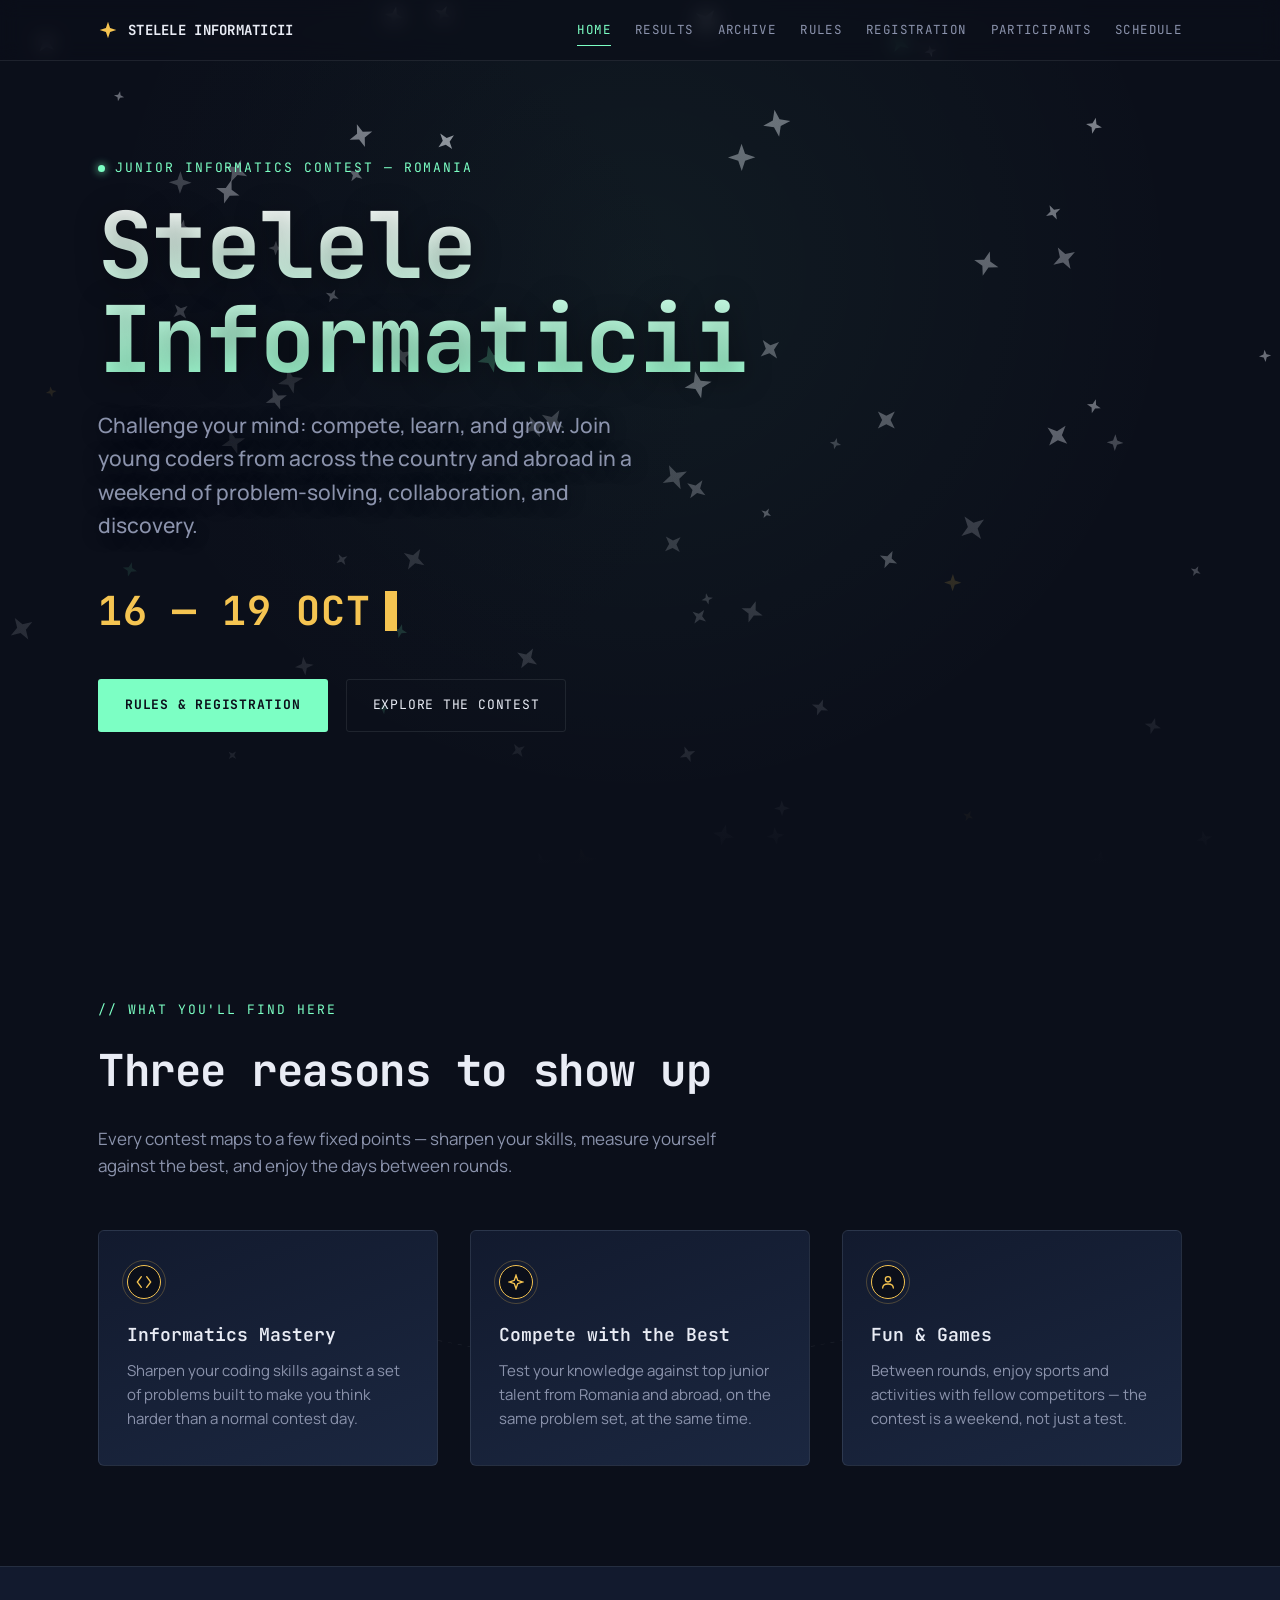
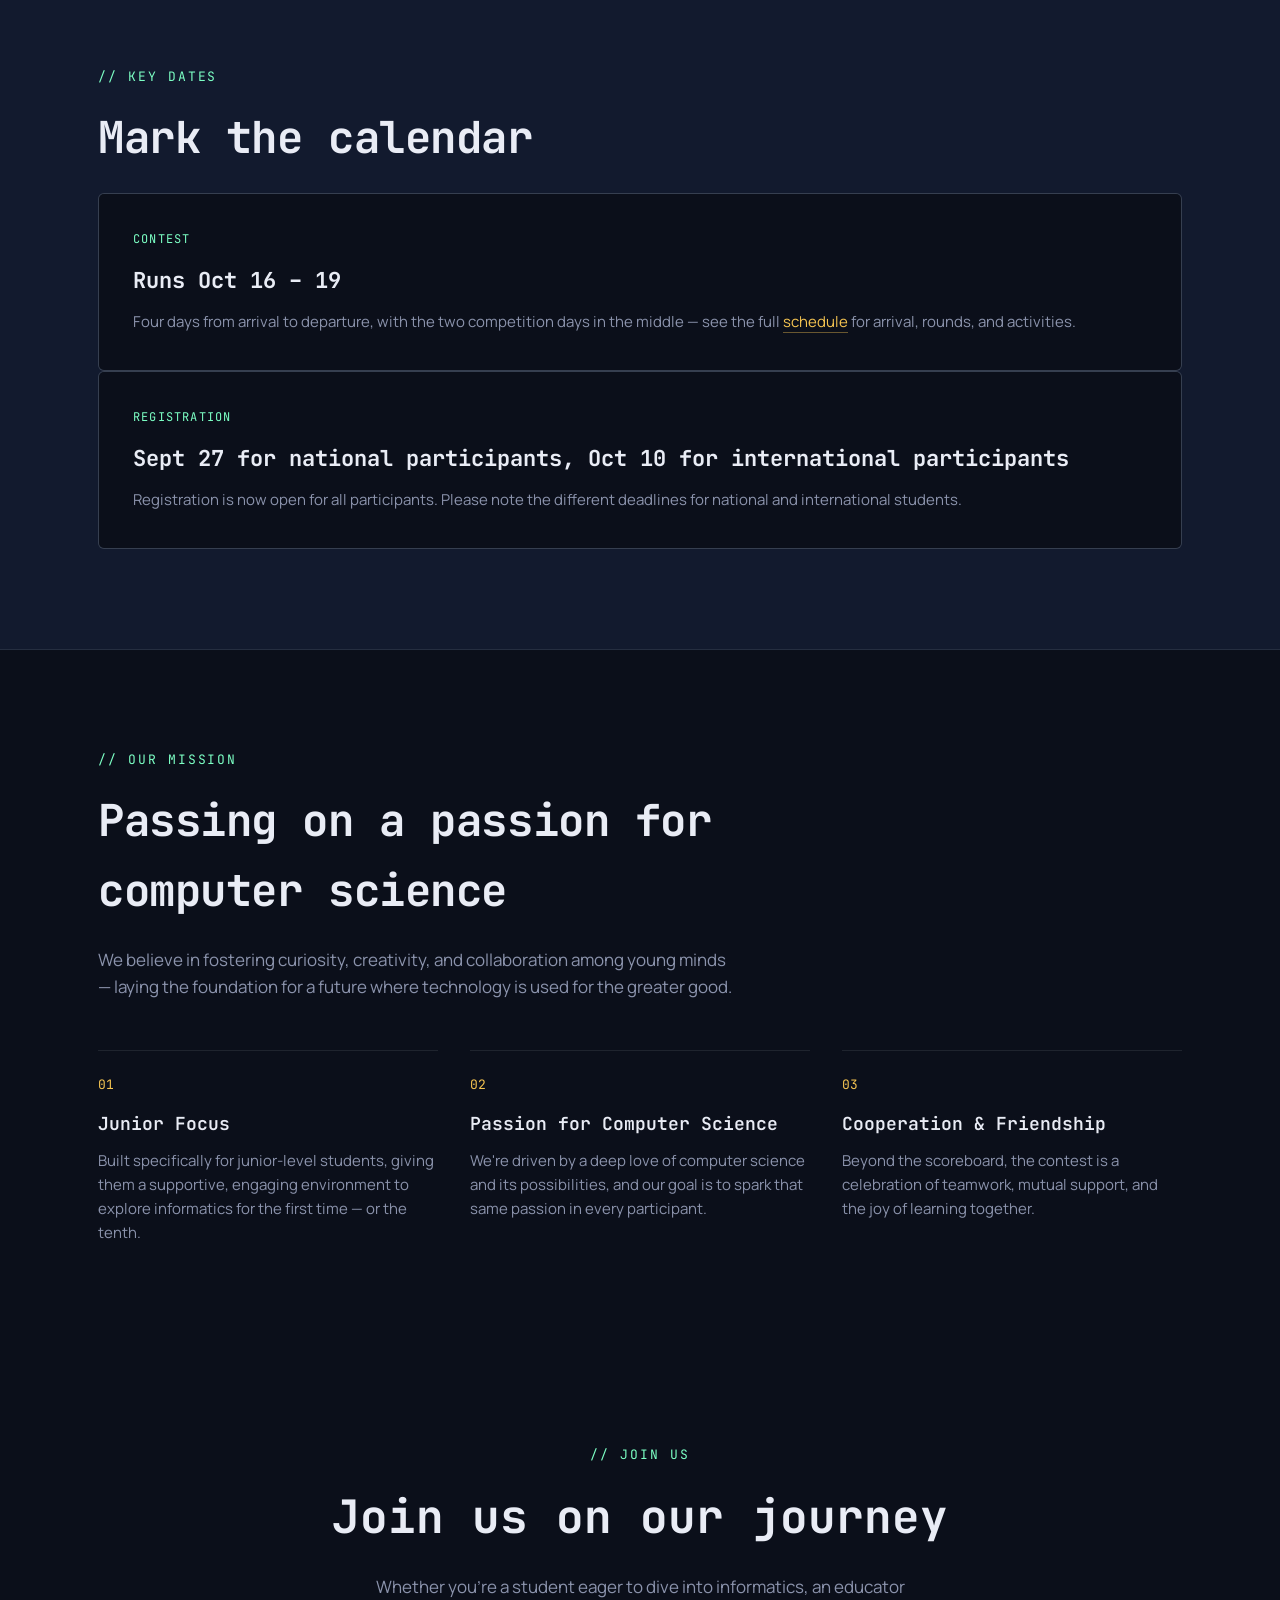
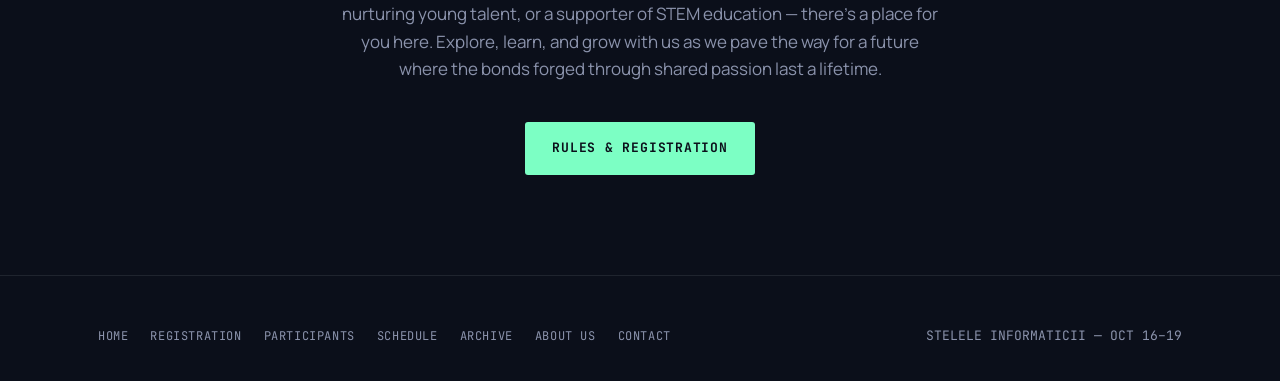
<file: index.html>
<!DOCTYPE html>
<html lang="en">
<head>
<meta charset="UTF-8">
<meta name="viewport" content="width=device-width, initial-scale=1, minimum-scale=1">
<title>Stelele Informaticii — Junior Informatics Contest</title>
<meta name="description" content="Stelele Informaticii is a junior informatics contest for young coders from Romania and abroad, with dates to be announced. Compete, learn, and grow.">
<meta name="robots" content="index, follow">
<link rel="canonical" href="https://steleleinformaticii.ichb.ro/">
<meta property="og:type" content="website">
<meta property="og:site_name" content="Stelele Informaticii">
<meta property="og:title" content="Stelele Informaticii — Junior Informatics Contest | Oct 16–19">
<meta property="og:description" content="Stelele Informaticii is a junior informatics contest for young coders from Romania and abroad, with dates to be announced. Compete, learn, and grow.">
<meta property="og:url" content="https://steleleinformaticii.ichb.ro/">
<meta property="og:image" content="https://steleleinformaticii.ichb.ro/assets/icons/favicon-512.png">
<meta name="twitter:card" content="summary_large_image">
<meta name="twitter:title" content="Stelele Informaticii — Junior Informatics Contest | Oct 16–19">
<meta name="twitter:description" content="Stelele Informaticii is a junior informatics contest for young coders from Romania and abroad, with dates to be announced. Compete, learn, and grow.">
<meta name="twitter:image" content="https://steleleinformaticii.ichb.ro/assets/icons/favicon-512.png">
<link rel="preconnect" href="https://fonts.googleapis.com">
<link rel="preconnect" href="https://fonts.gstatic.com" crossorigin>
<link href="https://fonts.googleapis.com/css2?family=JetBrains+Mono:wght@400;500;600;700&family=Manrope:wght@400;500;600;700;800&display=swap" rel="stylesheet">
<link rel="stylesheet" href="/assets/style.css">
<script type="application/ld+json">
{
  "@context": "https://schema.org",
  "@type": "Event",
  "name": "Stelele Informaticii",
  "description": "A junior informatics contest for young coders from Romania and abroad, run by the International Computer High School of Bucharest (ICHB).",
  "eventAttendanceMode": "https://schema.org/MixedEventAttendanceMode",
  "eventStatus": "https://schema.org/EventScheduled",
  "location": {
    "@type": "Place",
    "name": "International Computer High School of Bucharest (ICHB)",
    "address": {
      "@type": "PostalAddress",
      "streetAddress": "Str. Balta Albină, nr. 9, Sector 3",
      "addressLocality": "Bucharest",
      "addressCountry": "RO"
    }
  },
  "organizer": {
    "@type": "Organization",
    "name": "International Computer High School of Bucharest",
    "url": "https://steleleinformaticii.ichb.ro/"
  }
}
</script>
<link rel="icon" href="/assets/icons/favicon.svg" type="image/svg+xml">
<link rel="icon" href="/assets/icons/favicon.ico" sizes="any">
<link rel="apple-touch-icon" href="/assets/icons/apple-touch-icon.png">
</head>
<body>

<header class="site-header">
  <nav>
    <a class="brand" href="/">
      <span class="glyph"><svg viewBox="0 0 24 24" fill="none"><path d="M12 2L14.5 9.5L22 12L14.5 14.5L12 22L9.5 14.5L2 12L9.5 9.5L12 2Z" fill="#F5C451"/></svg></span>
      STELELE INFORMATICII
    </a>
    <button class="navtoggle" id="navToggle" aria-label="Toggle menu">☰</button>
<div class="navlinks" id="navLinks">
      <a href="/" class="active">Home</a>
      <a href="/results">Results</a>
      <a href="/archive">Archive</a>
      <a href="/rules">Rules</a>
      <a href="/registration">Registration</a>
      <a href="/participants">Participants</a>
      <a href="/schedule">Schedule</a>
    </div>
  </nav>
</header>

<section class="hero" id="top">
  <canvas id="starfield"></canvas>
  <div class="hero-inner">
    <span class="eyebrow"><span class="dot"></span> JUNIOR INFORMATICS CONTEST — ROMANIA</span>
    <h1 class="title">Stelele<br>Informaticii</h1>
    <p class="subhead">Challenge your mind: compete, learn, and grow. Join young coders from across the country and abroad in a weekend of problem-solving, collaboration, and discovery.</p>
    <div class="datestamp">16 — 19 OCT<span class="cursor"></span></div>
    <div class="cta-row">
      <a class="btn btn-primary" href="/registration">Rules &amp; Registration</a>
      <a class="btn btn-ghost" href="#features">Explore the contest</a>
    </div>
  </div>
</section>

<section id="features" class="constellation">
  <div class="container">
    <span class="section-label">// what you'll find here</span>
    <h2 class="section-title">Three reasons to show up</h2>
    <p class="section-intro">Every contest maps to a few fixed points — sharpen your skills, measure yourself against the best, and enjoy the days between rounds.</p>

    <div style="position:relative;">
      <svg class="constellation-svg" viewBox="0 0 1000 260" preserveAspectRatio="none">
        <path d="M 160 40 L 500 200 L 840 40"></path>
        <circle cx="160" cy="40" r="4"></circle>
        <circle cx="500" cy="200" r="4"></circle>
        <circle cx="840" cy="40" r="4"></circle>
      </svg>
      <div class="feature-grid">
        <div class="feature-card">
          <div class="feature-node"><svg viewBox="0 0 24 24" fill="none" stroke-width="2" stroke-linecap="round"><path d="M8 4L2 12L8 20M16 4L22 12L16 20"/></svg></div>
          <h3>Informatics Mastery</h3>
          <p>Sharpen your coding skills against a set of problems built to make you think harder than a normal contest day.</p>
        </div>
        <div class="feature-card">
          <div class="feature-node"><svg viewBox="0 0 24 24" fill="none" stroke-width="2" stroke-linecap="round"><path d="M12 2L14.5 9.5L22 12L14.5 14.5L12 22L9.5 14.5L2 12L9.5 9.5L12 2Z"/></svg></div>
          <h3>Compete with the Best</h3>
          <p>Test your knowledge against top junior talent from Romania and abroad, on the same problem set, at the same time.</p>
        </div>
        <div class="feature-card">
          <div class="feature-node"><svg viewBox="0 0 24 24" fill="none" stroke-width="2" stroke-linecap="round"><circle cx="12" cy="8" r="4"/><path d="M4 21c0-4 3.5-6 8-6s8 2 8 6"/></svg></div>
          <h3>Fun &amp; Games</h3>
          <p>Between rounds, enjoy sports and activities with fellow competitors — the contest is a weekend, not just a test.</p>
        </div>
      </div>
    </div>
  </div>
</section>

<section id="dates" class="dates-section">
  <div class="container">
    <span class="section-label">// key dates</span>
    <h2 class="section-title">Mark the calendar</h2>
    <div class="log-grid" style="grid-template-columns:1fr;">
      <div class="log-entry">
        <span class="tag">Contest</span>
        <h3>Runs <span class="value">Oct 16 – 19</span></h3>
        <p>Four days from arrival to departure, with the two competition days in the middle — see the full <a href="/schedule">schedule</a> for arrival, rounds, and activities.</p>
      </div>
    </div>
    <div class="log-grid" style="grid-template-columns:1fr;">
      <div class="log-entry">
        <span class="tag">Registration</span>
        <h3>Sept 27 for national participants, Oct 10 for international participants</h3>
        <p>Registration is now open for all participants. Please note the different deadlines for national and international students.</p>
      </div>
    </div>
  </div>
</section>

<section id="mission">
  <div class="container">
    <span class="section-label">// our mission</span>
    <h2 class="section-title">Passing on a passion for computer science</h2>
    <p class="section-intro">We believe in fostering curiosity, creativity, and collaboration among young minds — laying the foundation for a future where technology is used for the greater good.</p>

    <div class="mission-grid">
      <div class="mission-card">
        <span class="num">01</span>
        <h3>Junior Focus</h3>
        <p>Built specifically for junior-level students, giving them a supportive, engaging environment to explore informatics for the first time — or the tenth.</p>
      </div>
      <div class="mission-card">
        <span class="num">02</span>
        <h3>Passion for Computer Science</h3>
        <p>We're driven by a deep love of computer science and its possibilities, and our goal is to spark that same passion in every participant.</p>
      </div>
      <div class="mission-card">
        <span class="num">03</span>
        <h3>Cooperation &amp; Friendship</h3>
        <p>Beyond the scoreboard, the contest is a celebration of teamwork, mutual support, and the joy of learning together.</p>
      </div>
    </div>
  </div>
</section>

<section id="join" class="cta-section">
  <div class="container">
    <span class="section-label">// join us</span>
    <h2>Join us on our journey</h2>
    <p>Whether you're a student eager to dive into informatics, an educator nurturing young talent, or a supporter of STEM education — there's a place for you here. Explore, learn, and grow with us as we pave the way for a future where the bonds forged through shared passion last a lifetime.</p>
    <a class="btn btn-primary" href="/registration">Rules &amp; Registration</a>
  </div>
</section>

<footer>
  <div class="container footer-inner">
    <div class="footer-links">
      <a href="/">Home</a>
      <a href="/registration">Registration</a>
      <a href="/participants">Participants</a>
      <a href="/schedule">Schedule</a>
      <a href="/archive">Archive</a>
      <a href="/about">About Us</a>
      <a href="/contact">Contact</a>
    </div>
    <div class="footer-credit">STELELE INFORMATICII — OCT 16–19</div>
  </div>
</footer>

<script src="/assets/main.js"></script>
</body>
</html>
</file>
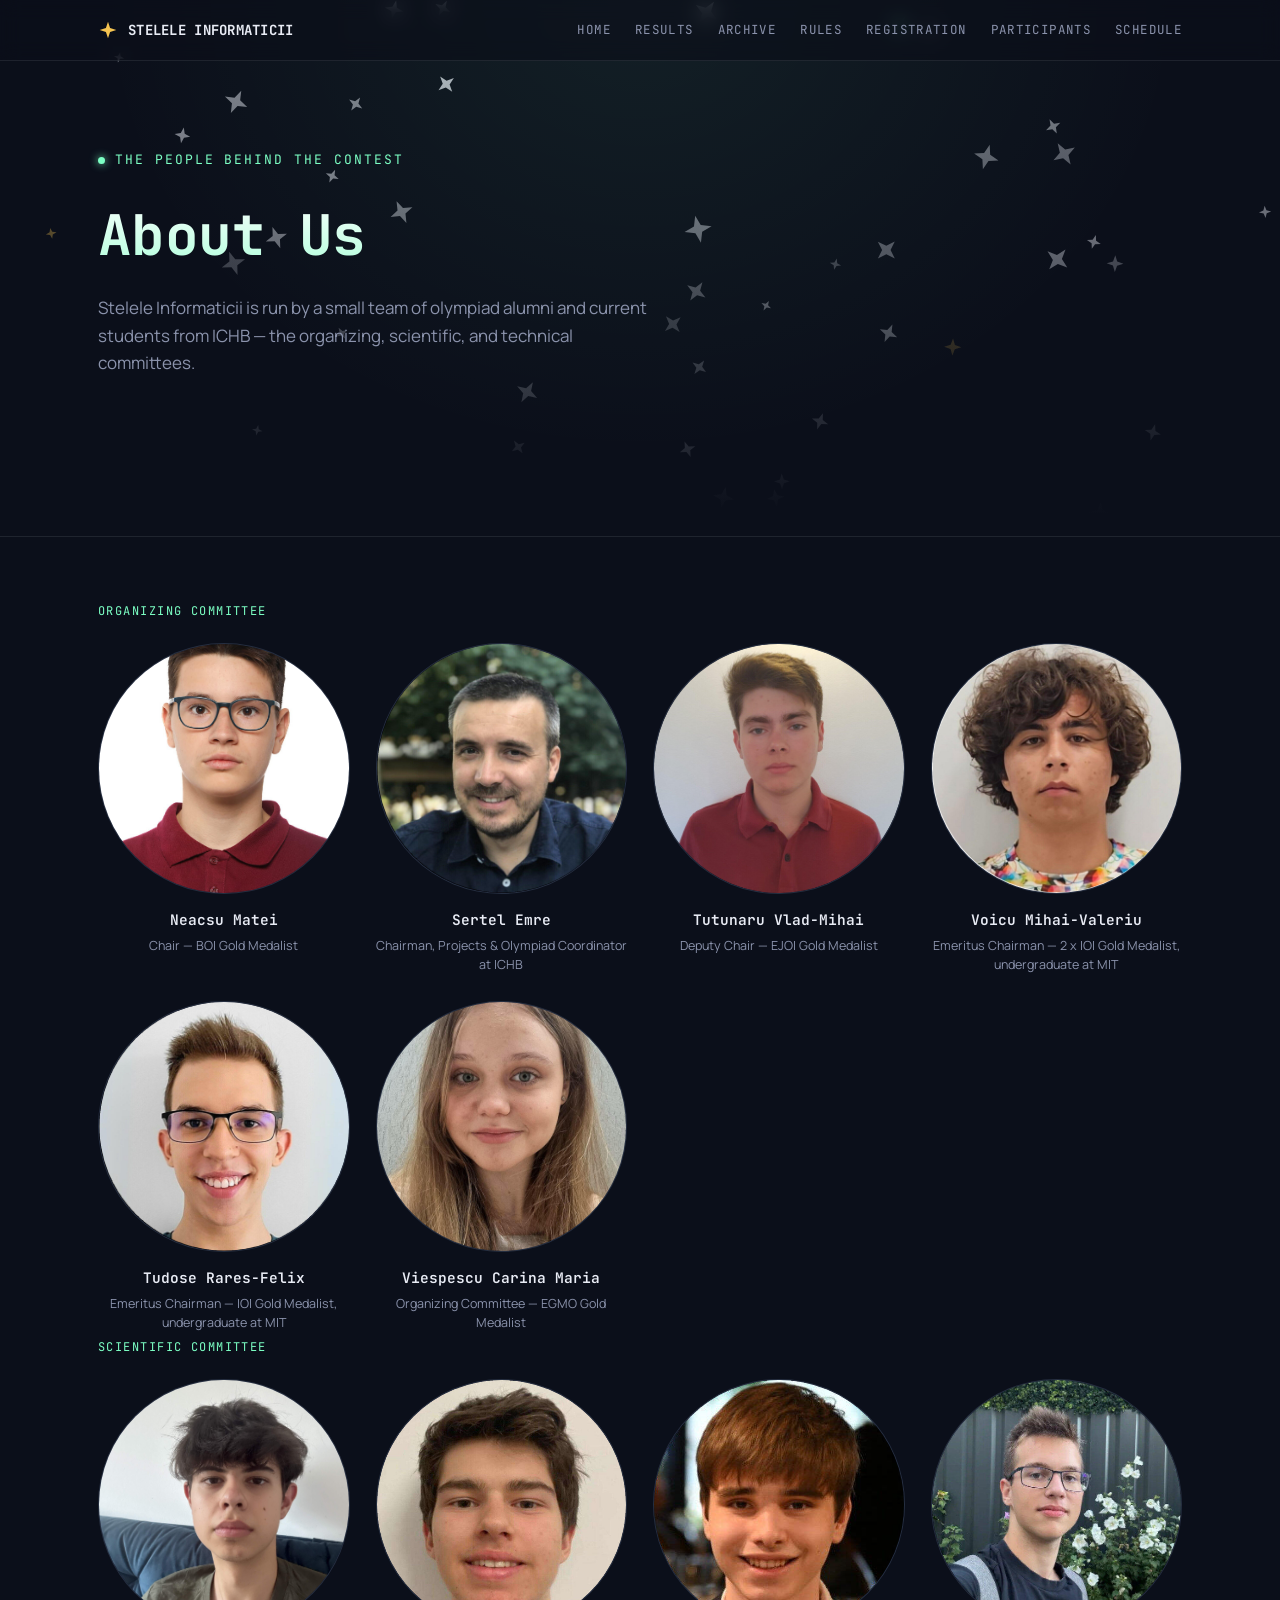
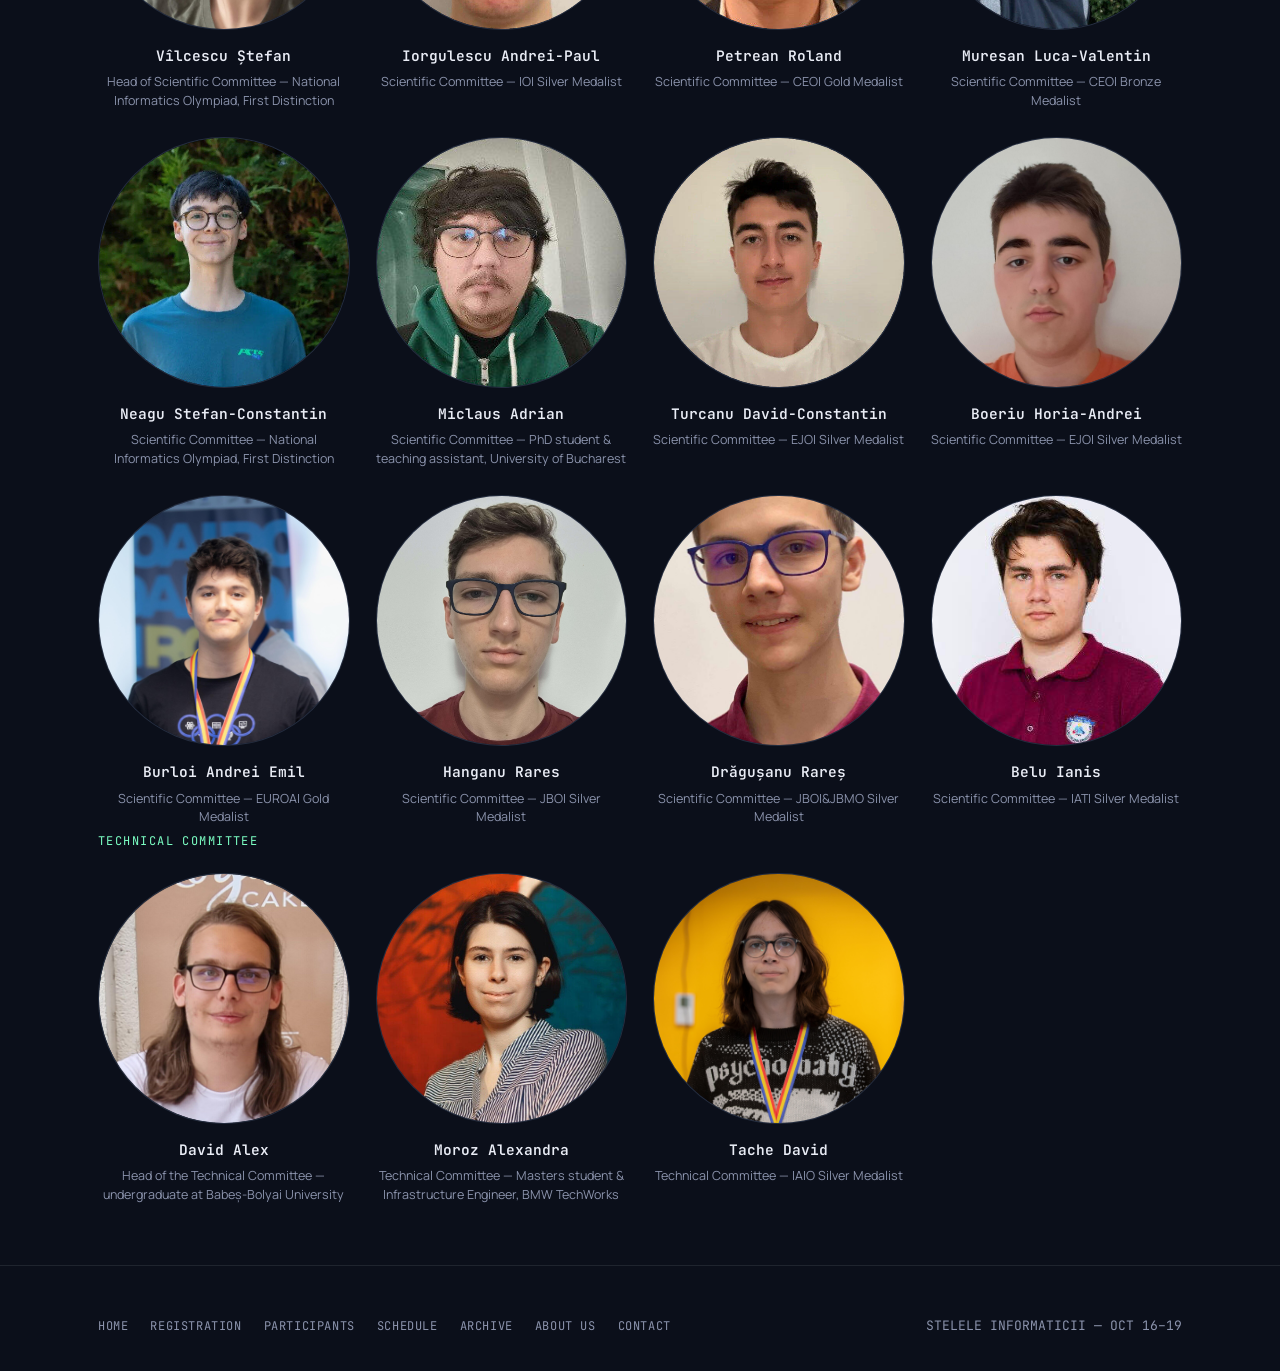
<file: about.html>
<!DOCTYPE html>
<html lang="en">
<head>
<meta charset="UTF-8">
<meta name="viewport" content="width=device-width, initial-scale=1, minimum-scale=1">
<title>About Us — Stelele Informaticii</title>
<meta name="description" content="Meet the organizing, scientific, and technical committees behind Stelele Informaticii.">
<meta name="robots" content="index, follow">
<link rel="canonical" href="https://steleleinformaticii.ichb.ro/about">
<meta property="og:type" content="website">
<meta property="og:site_name" content="Stelele Informaticii">
<meta property="og:title" content="About Us — Stelele Informaticii">
<meta property="og:description" content="Meet the organizing, scientific, and technical committees behind Stelele Informaticii.">
<meta property="og:url" content="https://steleleinformaticii.ichb.ro/about">
<meta property="og:image" content="https://steleleinformaticii.ichb.ro/assets/icons/favicon-512.png">
<meta name="twitter:card" content="summary_large_image">
<meta name="twitter:title" content="About Us — Stelele Informaticii">
<meta name="twitter:description" content="Meet the organizing, scientific, and technical committees behind Stelele Informaticii.">
<meta name="twitter:image" content="https://steleleinformaticii.ichb.ro/assets/icons/favicon-512.png">
<link rel="preconnect" href="https://fonts.googleapis.com">
<link rel="preconnect" href="https://fonts.gstatic.com" crossorigin>
<link href="https://fonts.googleapis.com/css2?family=JetBrains+Mono:wght@400;500;600;700&family=Manrope:wght@400;500;600;700;800&display=swap" rel="stylesheet">
<link rel="stylesheet" href="/assets/style.css">
<link rel="icon" href="/assets/icons/favicon.svg" type="image/svg+xml">
<link rel="icon" href="/assets/icons/favicon.ico" sizes="any">
<link rel="apple-touch-icon" href="/assets/icons/apple-touch-icon.png">
</head>
<body>

<header class="site-header">
  <nav>
    <a class="brand" href="/">
      <span class="glyph"><svg viewBox="0 0 24 24" fill="none"><path d="M12 2L14.5 9.5L22 12L14.5 14.5L12 22L9.5 14.5L2 12L9.5 9.5L12 2Z" fill="#F5C451"/></svg></span>
      STELELE INFORMATICII
    </a>
    <button class="navtoggle" id="navToggle" aria-label="Toggle menu">☰</button>
    <div class="navlinks" id="navLinks">
      <a href="/">Home</a>
      <a href="/results">Results</a>
      <a href="/archive">Archive</a>
      <a href="/rules">Rules</a>
      <a href="/registration">Registration</a>
      <a href="/participants">Participants</a>
      <a href="/schedule">Schedule</a>
    </div>
  </nav>
</header>

<section class="page-hero">
  <canvas id="starfield"></canvas>
  <div class="page-hero-inner">
    <span class="eyebrow"><span class="dot"></span> THE PEOPLE BEHIND THE CONTEST</span>
    <h1>About Us</h1>
    <p class="lede">Stelele Informaticii is run by a small team of olympiad alumni and current students from ICHB — the organizing, scientific, and technical committees.</p>
  </div>
</section>

<section class="tight">
  <div class="container">

    <span class="team-group-label">Organizing Committee</span>
    <div class="team-grid">
      <div class="team-card">
        <div class="team-photo"><img src="uploads/photos/neacsu.jpg" alt="Neacsu Matei" loading="lazy"></div>
        <h3>Neacsu Matei</h3>
        <p>Chair — BOI Gold Medalist</p>
      </div>
      <div class="team-card">
        <div class="team-photo"><img src="uploads/photos/sertel.jpg" alt="Emre Sertel" loading="lazy"></div>
        <h3>Sertel Emre</h3>
        <p>Chairman, Projects & Olympiad Coordinator at ICHB</p>
      </div>
      <div class="team-card">
        <div class="team-photo"><img src="uploads/photos/tutunaru.jpg" alt="Tutunaru Vlad-Mihai" loading="lazy"></div>
        <h3>Tutunaru Vlad-Mihai</h3>
        <p>Deputy Chair — EJOI Gold Medalist</p>
      </div>
      <div class="team-card">
        <div class="team-photo"><img src="uploads/photos/voicu.jpg" alt="Voicu Mihai-Valeriu" loading="lazy"></div>
        <h3>Voicu Mihai-Valeriu</h3>
        <p>Emeritus Chairman — 2 x IOI Gold Medalist, undergraduate at MIT</p>
      </div>
      <div class="team-card">
        <div class="team-photo"><img src="uploads/photos/felix.jpg" alt="Tudose Rares-Felix" loading="lazy"></div>
        <h3>Tudose Rares-Felix</h3>
        <p>Emeritus Chairman — IOI Gold Medalist, undergraduate at MIT</p>
      </div>
      <div class="team-card">
        <div class="team-photo"><img src="uploads/photos/viespescu.jpg" alt="Viespescu Carina Maria" loading="lazy"></div>
        <h3>Viespescu Carina Maria</h3>
        <p>Organizing Committee — EGMO Gold Medalist</p>
      </div>
    </div>
    <span class="team-group-label">Scientific Committee</span>
    <div class="team-grid">
      <div class="team-card">
        <div class="team-photo"><img src="uploads/photos/vilcescu.jpg" alt="Vîlcescu Ștefan" loading="lazy"></div>
        <h3>Vîlcescu Ștefan</h3>
        <p>Head of Scientific Committee — National Informatics Olympiad, First Distinction</p>
      </div>
      <div class="team-card">
        <div class="team-photo"><img src="uploads/photos/iorgulescu.jpg" alt="Iorgulescu Andrei-Paul" loading="lazy"></div>
        <h3>Iorgulescu Andrei-Paul</h3>
        <p>Scientific Committee — IOI Silver Medalist</p>
      </div>
      <div class="team-card">
        <div class="team-photo"><img src="uploads/photos/petrean.jpg" alt="Roland Petrean" loading="lazy"></div>
        <h3>Petrean Roland</h3>
        <p>Scientific Committee — CEOI Gold Medalist</p>
      </div>
      <div class="team-card">
        <div class="team-photo"><img src="uploads/photos/muresan.jpg" alt="Muresan Luca-Valentin" loading="lazy"></div>
        <h3>Muresan Luca-Valentin</h3>
        <p>Scientific Committee — CEOI Bronze Medalist</p>
      </div>
      <div class="team-card">
        <div class="team-photo"><img src="uploads/photos/neagu.jpg" alt="Neagu Stefan-Constantin" loading="lazy"></div>
        <h3>Neagu Stefan-Constantin</h3>
        <p>Scientific Committee — National Informatics Olympiad, First Distinction</p>
      </div>
      <div class="team-card">
        <div class="team-photo"><img src="uploads/photos/miclaus.jpg" alt="Miclaus Adrian" loading="lazy"></div>
        <h3>Miclaus Adrian</h3>
        <p>Scientific Committee — PhD student &amp; teaching assistant, University of Bucharest</p>
      </div>
      <div class="team-card">
        <div class="team-photo"><img src="uploads/photos/turcanu.jpg" alt="Turcanu David-Constantin" loading="lazy"></div>
        <h3>Turcanu David-Constantin</h3>
        <p>Scientific Committee — EJOI Silver Medalist</p>
      </div>
      <div class="team-card">
        <div class="team-photo"><img src="uploads/photos/boeriu.jpg" alt="Boeriu Horia-Andrei" loading="lazy"></div>
        <h3>Boeriu Horia-Andrei</h3>
        <p>Scientific Committee — EJOI Silver Medalist</p>
      </div>
      <div class="team-card">
        <div class="team-photo"><img src="uploads/photos/burloi.jpg" alt="Burloi Andrei Emil" loading="lazy"></div>
        <h3>Burloi Andrei Emil</h3>
        <p>Scientific Committee — EUROAI Gold Medalist</p>
      </div>
      <div class="team-card">
        <div class="team-photo"><img src="uploads/photos/hanganu.jpg" alt="Hanganu Rares" loading="lazy"></div>
        <h3>Hanganu Rares</h3>
        <p>Scientific Committee — JBOI Silver Medalist</p>
      </div>
      <div class="team-card">
        <div class="team-photo"><img src="uploads/photos/dragusanu.jpg" alt="Drăgușanu Rareș" loading="lazy"></div>
        <h3>Drăgușanu Rareș</h3>
        <p>Scientific Committee — JBOI&JBMO Silver Medalist</p>
        </p>
      </div>
      <div class="team-card">
        <div class="team-photo"><img src="uploads/photos/belu.jpg" alt="Belu Ianis" loading="lazy"></div>
        <h3>Belu Ianis</h3>
        <p>Scientific Committee — IATI Silver Medalist</p>
        </p>
      </div>
    </div>

    <span class="team-group-label">Technical Committee</span>
    <div class="team-grid">
      <div class="team-card">
        <div class="team-photo"><img src="uploads/photos/alex.jpg" alt="David Alex" loading="lazy"></div>
        <h3>David Alex</h3>
        <p>Head of the Technical Committee — undergraduate at Babeș-Bolyai University</p>
      </div>
        <div class="team-card">
        <div class="team-photo"><img src="uploads/photos/moroz.jpg" alt="Moroz Alexandra" loading="lazy"></div>
        <h3>Moroz Alexandra</h3>
        <p>Technical Committee — Masters student & Infrastructure Engineer, BMW TechWorks</p>
      </div>
      <div class="team-card">
        <div class="team-photo"><img src="uploads/photos/tache.jpg" alt="Tache David" loading="lazy"></div>
        <h3>Tache David</h3>
        <p>Technical Committee — IAIO Silver Medalist</p>
      </div>
    </div>

  </div>
</section>

<footer>
  <div class="container footer-inner">
    <div class="footer-links">
      <a href="/">Home</a>
      <a href="/registration">Registration</a>
      <a href="/participants">Participants</a>
      <a href="/schedule">Schedule</a>
      <a href="/archive">Archive</a>
      <a href="/about">About Us</a>
      <a href="/contact">Contact</a>
    </div>
    <div class="footer-credit">STELELE INFORMATICII — OCT 16–19</div>
  </div>
</footer>

<script src="/assets/main.js"></script>
</body>
</html>
</file>
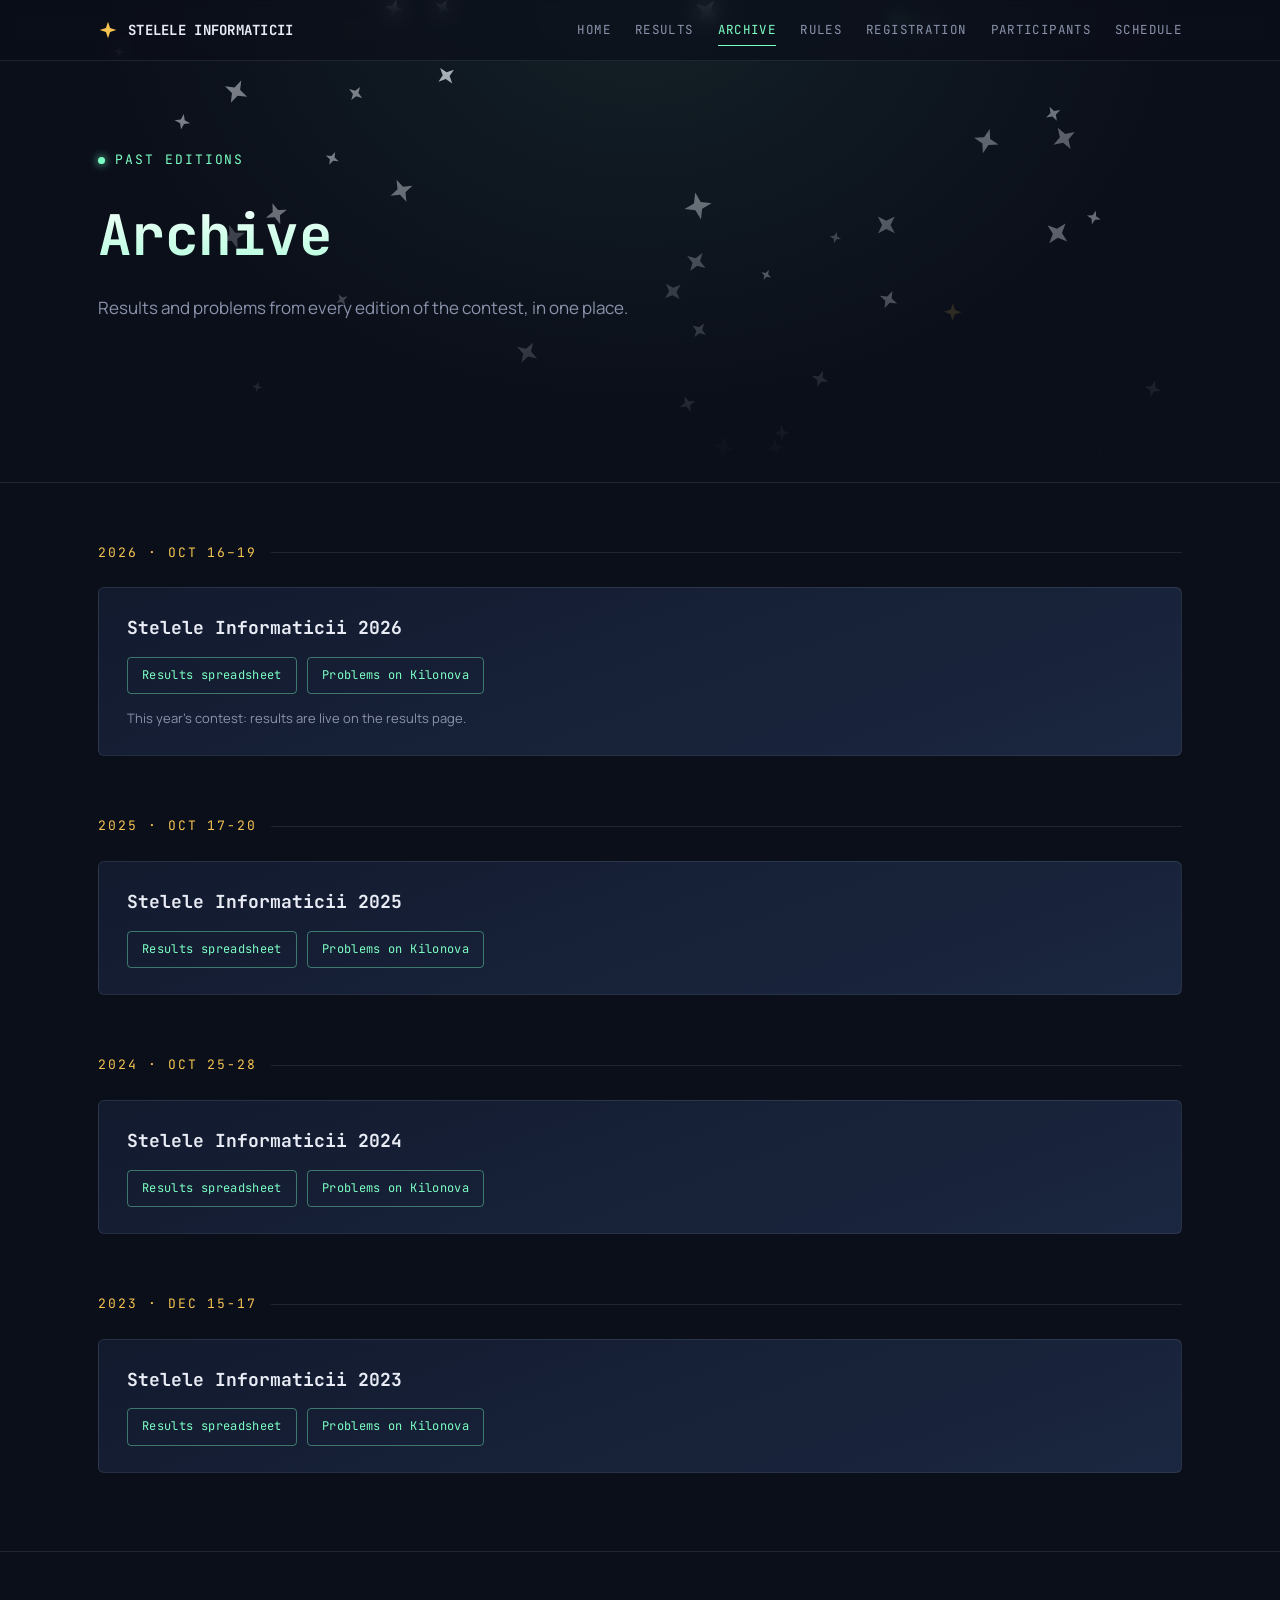
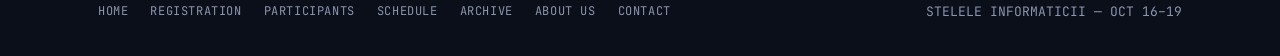
<file: archive.html>
<!DOCTYPE html>
<html lang="en">
<head>
<meta charset="UTF-8">
<meta name="viewport" content="width=device-width, initial-scale=1, minimum-scale=1">
<title>Archive — Stelele Informaticii</title>
<meta name="description" content="Results and problems from last year's Stelele Informaticii contest: score spreadsheets and the full problem archive on Kilonova.">
<meta name="robots" content="index, follow">
<link rel="canonical" href="https://steleleinformaticii.ichb.ro/archive">
<meta property="og:type" content="website">
<meta property="og:site_name" content="Stelele Informaticii">
<meta property="og:title" content="Archive — Stelele Informaticii">
<meta property="og:description" content="Results and problems from last year's Stelele Informaticii contest: score spreadsheets and the full problem archive on Kilonova.">
<meta property="og:url" content="https://steleleinformaticii.ichb.ro/archive">
<meta property="og:image" content="https://steleleinformaticii.ichb.ro/assets/icons/favicon-512.png">
<meta name="twitter:card" content="summary_large_image">
<meta name="twitter:title" content="Archive — Stelele Informaticii">
<meta name="twitter:description" content="Results and problems from last year's Stelele Informaticii contest: score spreadsheets and the full problem archive on Kilonova.">
<meta name="twitter:image" content="https://steleleinformaticii.ichb.ro/assets/icons/favicon-512.png">
<link rel="preconnect" href="https://fonts.googleapis.com">
<link rel="preconnect" href="https://fonts.gstatic.com" crossorigin>
<link href="https://fonts.googleapis.com/css2?family=JetBrains+Mono:wght@400;500;600;700&family=Manrope:wght@400;500;600;700;800&display=swap" rel="stylesheet">
<link rel="stylesheet" href="/assets/style.css">
<link rel="icon" href="/assets/icons/favicon.svg" type="image/svg+xml">
<link rel="icon" href="/assets/icons/favicon.ico" sizes="any">
<link rel="apple-touch-icon" href="/assets/icons/apple-touch-icon.png">
</head>
<body>

<header class="site-header">
  <nav>
    <a class="brand" href="/">
      <span class="glyph"><svg viewBox="0 0 24 24" fill="none"><path d="M12 2L14.5 9.5L22 12L14.5 14.5L12 22L9.5 14.5L2 12L9.5 9.5L12 2Z" fill="#F5C451"/></svg></span>
      STELELE INFORMATICII
    </a>
    <button class="navtoggle" id="navToggle" aria-label="Toggle menu">☰</button>
    <div class="navlinks" id="navLinks">
      <a href="/">Home</a>
      <a href="/results">Results</a>
      <a href="/archive" class="active">Archive</a>
      <a href="/rules">Rules</a>
      <a href="/registration">Registration</a>
      <a href="/participants">Participants</a>
      <a href="/schedule">Schedule</a>
    </div>
  </nav>
</header>

<section class="page-hero">
  <canvas id="starfield"></canvas>
  <div class="page-hero-inner">
    <span class="eyebrow"><span class="dot"></span> PAST EDITIONS</span>
    <h1>Archive</h1>
    <p class="lede">Results and problems from every edition of the contest, in one place.</p>
  </div>
</section>

<section class="tight">
  <div class="container">

    <span class="day-heading">2026 · Oct 16–19</span>

    <div class="task-card">
      <h3>Stelele Informaticii 2026</h3>
      <div class="task-links">
        <a class="primary" href="https://docs.google.com/spreadsheets/d/1YF809RdlpmjysGJKwn3iLGHi0nbvNfIoQoz-_4fVd8U/edit?gid=0#gid=0" target="_blank" rel="noopener">Results spreadsheet</a>
        <a class="primary" href="https://kilonova.ro/problem_lists/1664" target="_blank" rel="noopener">Problems on Kilonova</a>
      </div>
      <p class="task-note">This year's contest: results are live on the results page.</p>
    </div>

    <span class="day-heading">2025 · Oct 17-20</span>

    <div class="task-card">
      <h3>Stelele Informaticii 2025</h3>
      <div class="task-links">
        <a class="primary" href="https://docs.google.com/spreadsheets/d/1W33--sGGIOZ9vyJJNzpCjVl1BD_muxAXNxb2Ty2Es7U/edit?gid=1774680311#gid=1774680311" target="_blank" rel="noopener">Results spreadsheet</a>
        <a class="primary" href="https://kilonova.ro/problem_lists/1480" target="_blank" rel="noopener">Problems on Kilonova</a>
      </div>
    </div>

    <span class="day-heading">2024 · Oct 25-28</span>

    <div class="task-card">
      <h3>Stelele Informaticii 2024</h3>
      <div class="task-links">
        <a class="primary" href="https://docs.google.com/spreadsheets/d/1fPhXdV0YCjML-ttZYyBWs0UWZZJ42flwNc4WhUk_7SM/edit?usp=sharing" target="_blank" rel="noopener">Results spreadsheet</a>
        <a class="primary" href="https://kilonova.ro/problem_lists/1279" target="_blank" rel="noopener">Problems on Kilonova</a>
      </div>
    </div>

    <span class="day-heading">2023 · Dec 15-17</span>

    <div class="task-card">
      <h3>Stelele Informaticii 2023</h3>
      <div class="task-links">
        <a class="primary" href="https://docs.google.com/spreadsheets/d/1Cw_gITuP_CBhKIopiVMuvrd7ms2LS4UguKxy_9hnRNg/edit?gid=0#gid=0" target="_blank" rel="noopener">Results spreadsheet</a>
        <a class="primary" href="https://kilonova.ro/problem_lists/884" target="_blank" rel="noopener">Problems on Kilonova</a>
      </div>
    </div>

  </div>
</section>

<footer>
  <div class="container footer-inner">
    <div class="footer-links">
      <a href="/">Home</a>
      <a href="/registration">Registration</a>
      <a href="/participants">Participants</a>
      <a href="/schedule">Schedule</a>
      <a href="/archive">Archive</a>
      <a href="/about">About Us</a>
      <a href="/contact">Contact</a>
    </div>
    <div class="footer-credit">STELELE INFORMATICII — OCT 16–19</div>
  </div>
</footer>

<script src="/assets/main.js"></script>
</body>
</html>
</file>
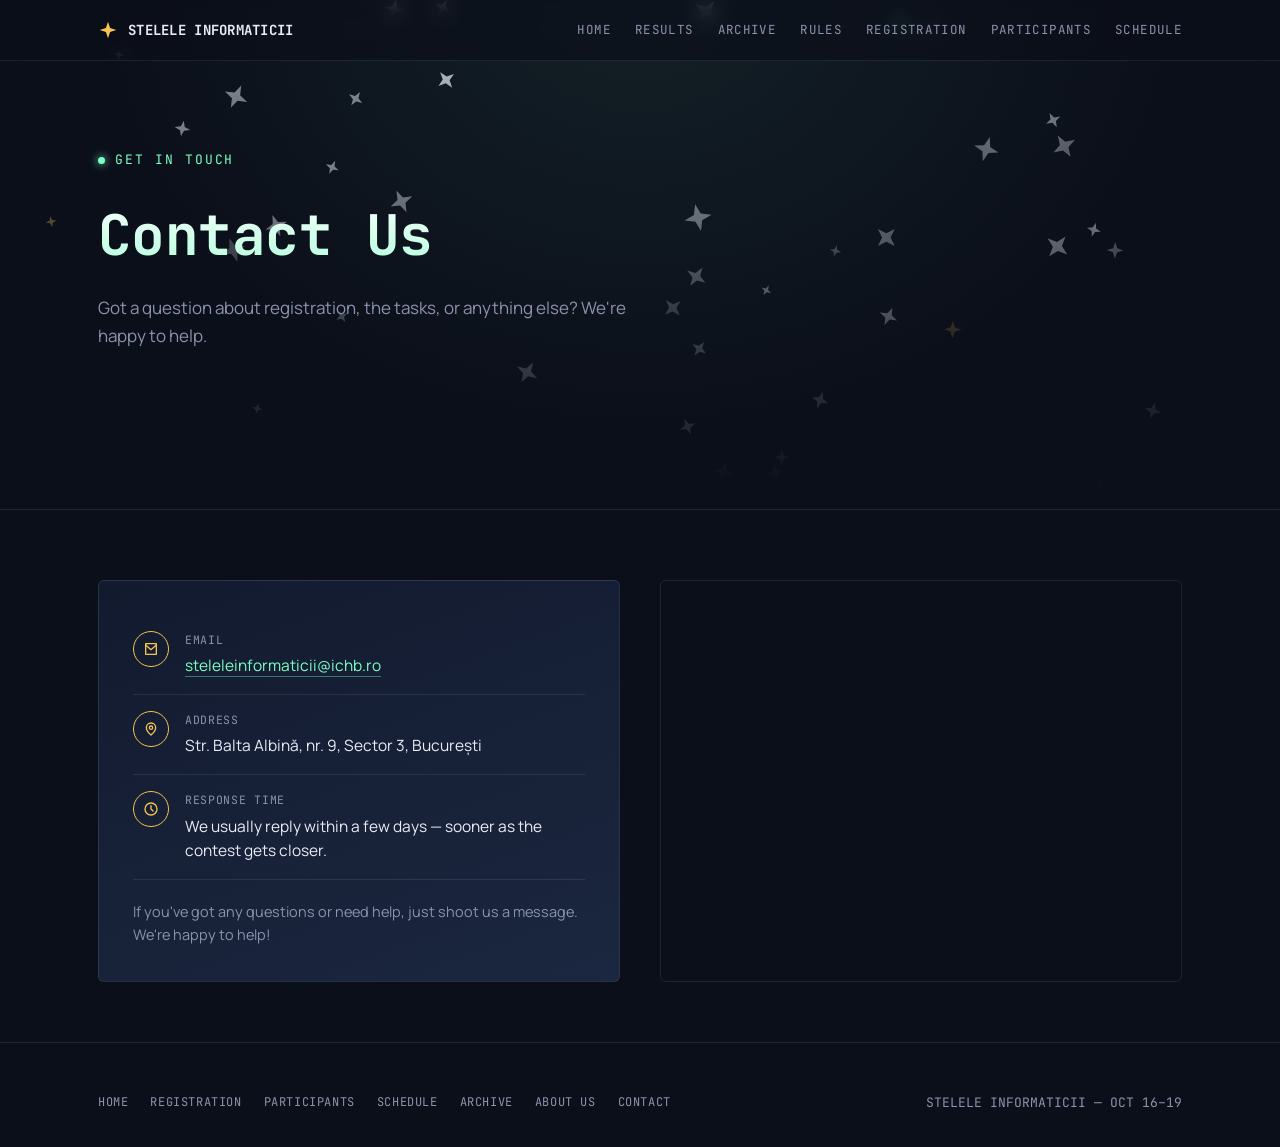
<file: contact.html>
<!DOCTYPE html>
<html lang="en">
<head>
<meta charset="UTF-8">
<meta name="viewport" content="width=device-width, initial-scale=1, minimum-scale=1">
<title>Contact Us — Stelele Informaticii</title>
<meta name="description" content="Get in touch with the Stelele Informaticii team for questions about registration, tasks, or the event.">
<meta name="robots" content="index, follow">
<link rel="canonical" href="https://steleleinformaticii.ichb.ro/contact">
<meta property="og:type" content="website">
<meta property="og:site_name" content="Stelele Informaticii">
<meta property="og:title" content="Contact Us — Stelele Informaticii">
<meta property="og:description" content="Get in touch with the Stelele Informaticii team for questions about registration, tasks, or the event.">
<meta property="og:url" content="https://steleleinformaticii.ichb.ro/contact">
<meta property="og:image" content="https://steleleinformaticii.ichb.ro/assets/icons/favicon-512.png">
<meta name="twitter:card" content="summary_large_image">
<meta name="twitter:title" content="Contact Us — Stelele Informaticii">
<meta name="twitter:description" content="Get in touch with the Stelele Informaticii team for questions about registration, tasks, or the event.">
<meta name="twitter:image" content="https://steleleinformaticii.ichb.ro/assets/icons/favicon-512.png">
<link rel="preconnect" href="https://fonts.googleapis.com">
<link rel="preconnect" href="https://fonts.gstatic.com" crossorigin>
<link href="https://fonts.googleapis.com/css2?family=JetBrains+Mono:wght@400;500;600;700&family=Manrope:wght@400;500;600;700;800&display=swap" rel="stylesheet">
<link rel="stylesheet" href="/assets/style.css">
<link rel="icon" href="/assets/icons/favicon.svg" type="image/svg+xml">
<link rel="icon" href="/assets/icons/favicon.ico" sizes="any">
<link rel="apple-touch-icon" href="/assets/icons/apple-touch-icon.png">
</head>
<body>

<header class="site-header">
  <nav>
    <a class="brand" href="/">
      <span class="glyph"><svg viewBox="0 0 24 24" fill="none"><path d="M12 2L14.5 9.5L22 12L14.5 14.5L12 22L9.5 14.5L2 12L9.5 9.5L12 2Z" fill="#F5C451"/></svg></span>
      STELELE INFORMATICII
    </a>
    <button class="navtoggle" id="navToggle" aria-label="Toggle menu">☰</button>
    <div class="navlinks" id="navLinks">
      <a href="/">Home</a>
      <a href="/results">Results</a>
      <a href="/archive">Archive</a>
      <a href="/rules">Rules</a>
      <a href="/registration">Registration</a>
      <a href="/participants">Participants</a>
      <a href="/schedule">Schedule</a>
    </div>
  </nav>
</header>

<section class="page-hero">
  <canvas id="starfield"></canvas>
  <div class="page-hero-inner">
    <span class="eyebrow"><span class="dot"></span> GET IN TOUCH</span>
    <h1>Contact Us</h1>
    <p class="lede">Got a question about registration, the tasks, or anything else? We're happy to help.</p>
  </div>
</section>

<section class="tight">
  <div class="container">
    <div class="contact-grid">

      <div class="contact-card">
        <div class="contact-item">
          <div class="icon"><svg viewBox="0 0 24 24" fill="none" stroke-width="2" stroke-linecap="round" stroke-linejoin="round"><path d="M4 4h16v16H4z"/><path d="M4 6l8 7 8-7"/></svg></div>
          <div>
            <div class="label">Email</div>
            <div class="value"><a href="mailto:steleleinformaticii@ichb.ro">steleleinformaticii@ichb.ro</a></div>
          </div>
        </div>
        <div class="contact-item">
          <div class="icon"><svg viewBox="0 0 24 24" fill="none" stroke-width="2" stroke-linecap="round" stroke-linejoin="round"><path d="M12 21s-7-6.2-7-11a7 7 0 1 1 14 0c0 4.8-7 11-7 11z"/><circle cx="12" cy="10" r="2.5"/></svg></div>
          <div>
            <div class="label">Address</div>
            <div class="value">Str. Balta Albină, nr. 9, Sector 3, București</div>
          </div>
        </div>
        <div class="contact-item">
          <div class="icon"><svg viewBox="0 0 24 24" fill="none" stroke-width="2" stroke-linecap="round" stroke-linejoin="round"><circle cx="12" cy="12" r="9"/><path d="M12 7v5l3 3"/></svg></div>
          <div>
            <div class="label">Response Time</div>
            <div class="value">We usually reply within a few days — sooner as the contest gets closer.</div>
          </div>
        </div>
        <p style="color:var(--muted); font-size:14.5px; margin-top:20px;">If you've got any questions or need help, just shoot us a message. We're happy to help!</p>
      </div>

      <div class="map-frame">
        <iframe
          src="https://maps.google.com/maps?q=Str.+Balta+Albina+9+Sector+3+Bucuresti&output=embed"
          title="Map of ICHB, Str. Balta Albină nr. 9, Sector 3, București"
          loading="lazy"
          referrerpolicy="no-referrer-when-downgrade">
        </iframe>
      </div>

    </div>
  </div>
</section>

<footer>
  <div class="container footer-inner">
    <div class="footer-links">
      <a href="/">Home</a>
      <a href="/registration">Registration</a>
      <a href="/participants">Participants</a>
      <a href="/schedule">Schedule</a>
      <a href="/archive">Archive</a>
      <a href="/about">About Us</a>
      <a href="/contact">Contact</a>
    </div>
    <div class="footer-credit">STELELE INFORMATICII — OCT 16–19</div>
  </div>
</footer>

<script src="/assets/main.js"></script>
</body>
</html>
</file>
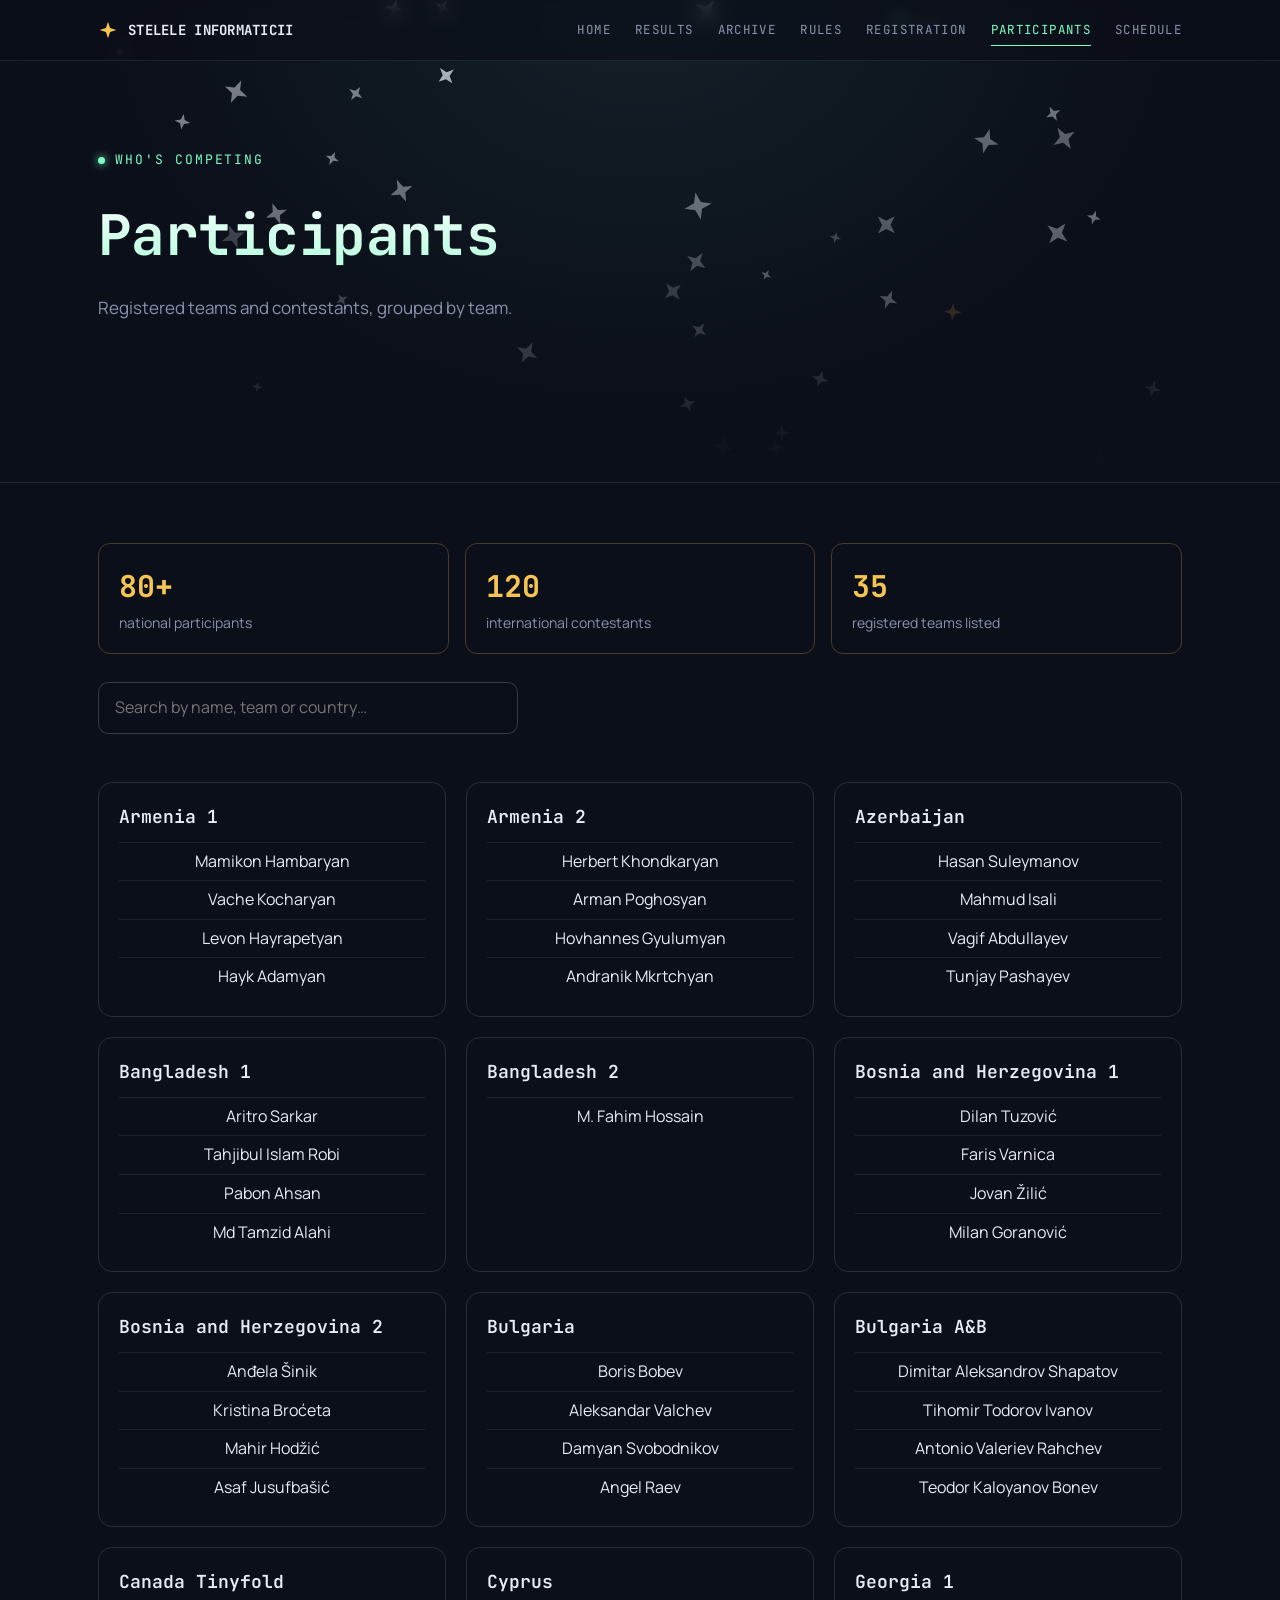
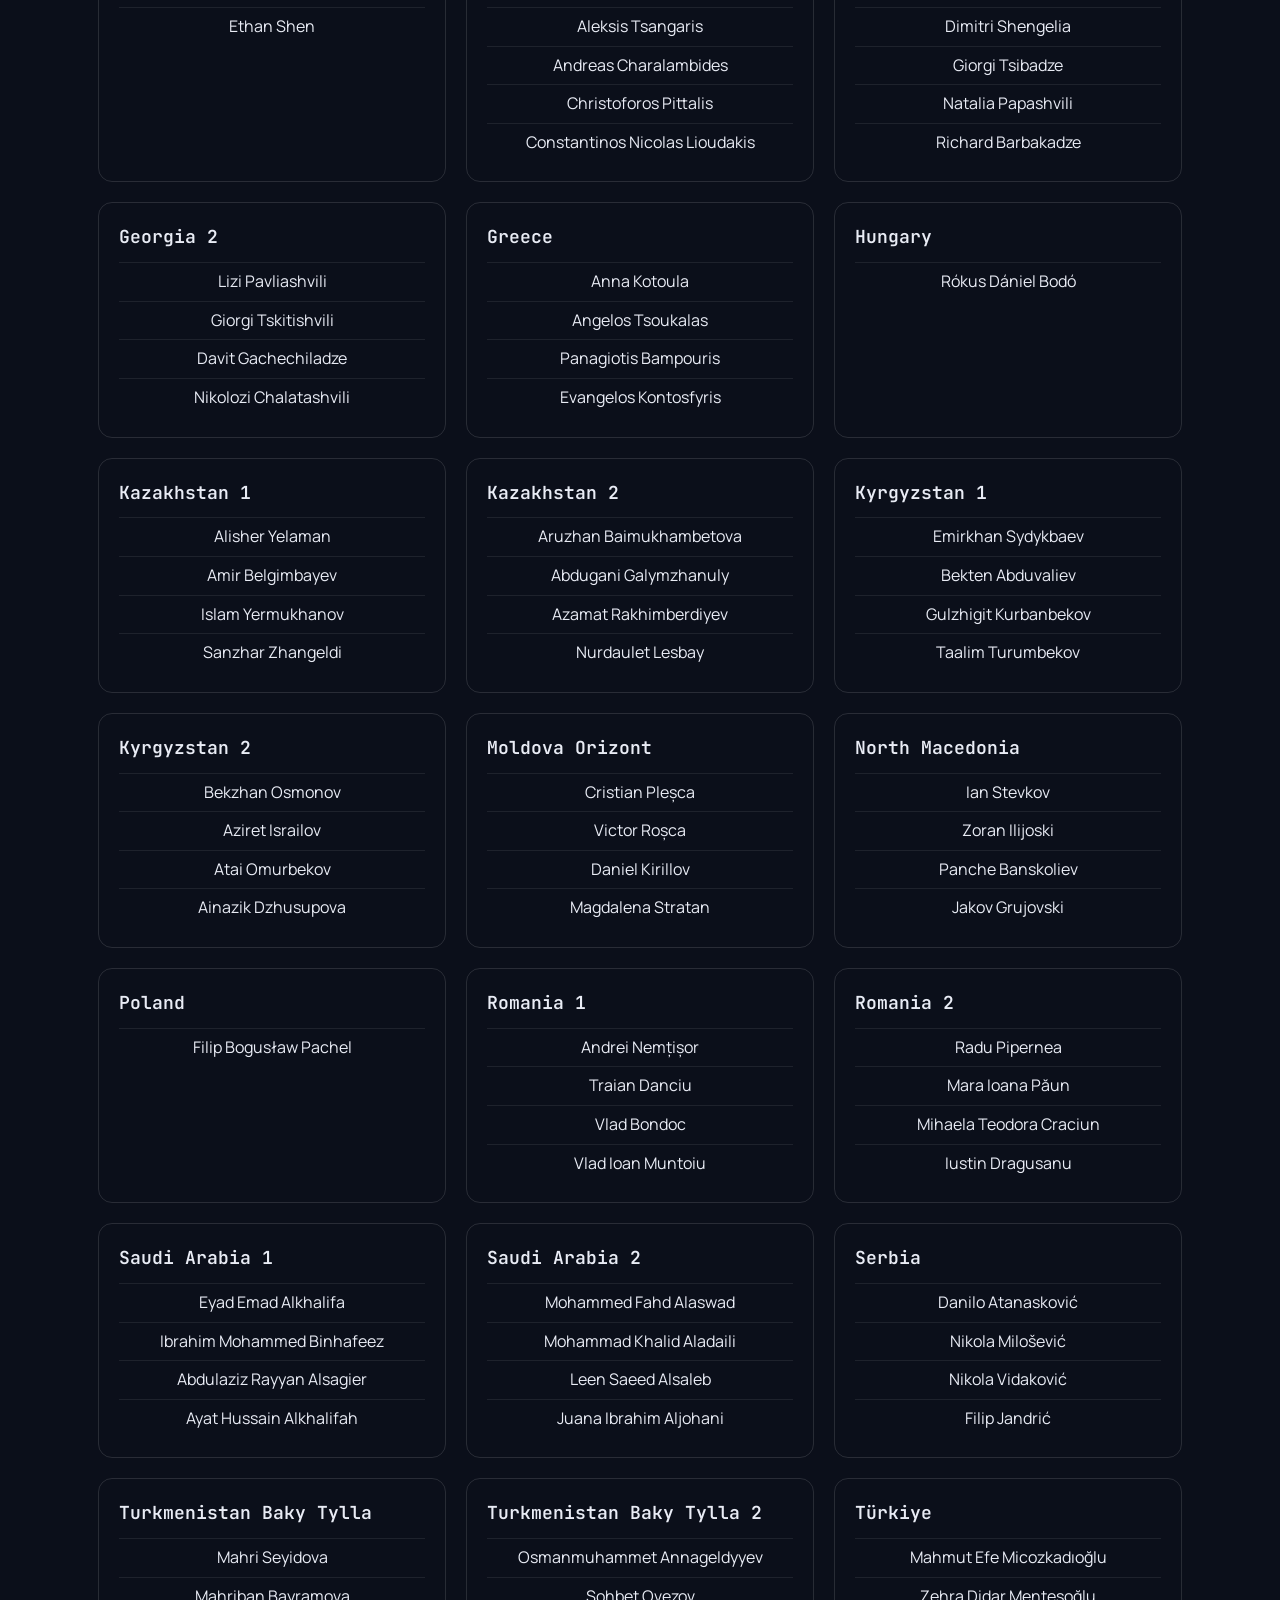
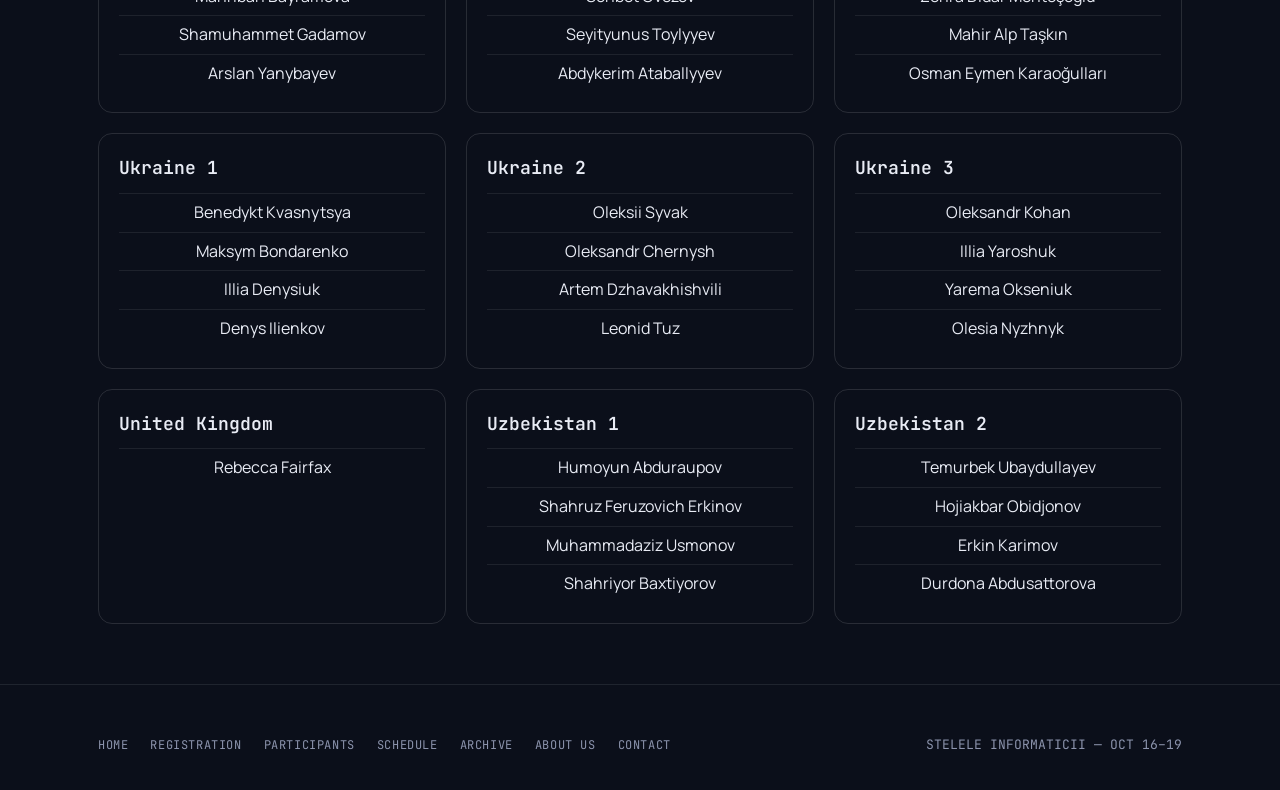
<file: participants.html>
<!DOCTYPE html>
<html lang="en">
<head>
<meta charset="UTF-8">
<meta name="viewport" content="width=device-width, initial-scale=1, minimum-scale=1">
<title>Participants — Stelele Informaticii</title>
<meta name="description" content="Teams and contestants registered for Stelele Informaticii, grouped by team. Over 80 national participants also compete.">
<meta name="robots" content="index, follow">
<link rel="canonical" href="https://steleleinformaticii.ichb.ro/participants">
<meta property="og:type" content="website">
<meta property="og:site_name" content="Stelele Informaticii">
<meta property="og:title" content="Participants — Stelele Informaticii">
<meta property="og:description" content="Teams and contestants registered for Stelele Informaticii, grouped by team. Over 80 national participants also compete.">
<meta property="og:url" content="https://steleleinformaticii.ichb.ro/participants">
<meta property="og:image" content="https://steleleinformaticii.ichb.ro/assets/icons/favicon-512.png">
<meta name="twitter:card" content="summary_large_image">
<meta name="twitter:title" content="Participants — Stelele Informaticii">
<meta name="twitter:description" content="Teams and contestants registered for Stelele Informaticii, grouped by team. Over 80 national participants also compete.">
<meta name="twitter:image" content="https://steleleinformaticii.ichb.ro/assets/icons/favicon-512.png">
<link rel="preconnect" href="https://fonts.googleapis.com">
<link rel="preconnect" href="https://fonts.gstatic.com" crossorigin>
<link href="https://fonts.googleapis.com/css2?family=JetBrains+Mono:wght@400;500;600;700&family=Manrope:wght@400;500;600;700;800&display=swap" rel="stylesheet">
<link rel="stylesheet" href="/assets/style.css">
<link rel="icon" href="/assets/icons/favicon.svg" type="image/svg+xml">
<link rel="icon" href="/assets/icons/favicon.ico" sizes="any">
<link rel="apple-touch-icon" href="/assets/icons/apple-touch-icon.png">
<style>
.stat-row{display:flex;flex-wrap:wrap;gap:16px;margin-bottom:28px}
.stat{flex:1 1 180px;border:1px solid rgba(245,196,81,.25);border-radius:12px;padding:18px 20px}
.stat .num{font-family:'JetBrains Mono',monospace;font-size:30px;font-weight:700;color:var(--star-gold,#F5C451);display:block}
.stat .lbl{color:var(--muted);font-size:14px}
.p-search{width:100%;max-width:420px;padding:12px 16px;border-radius:10px;border:1px solid rgba(255,255,255,.18);background:transparent;color:inherit;font:inherit;margin-bottom:28px}
.team-grid{display:grid;grid-template-columns:repeat(auto-fill,minmax(290px,1fr));gap:20px}
.team-card{border:1px solid rgba(255,255,255,.12);border-radius:14px;padding:20px}
.team-head{display:flex;justify-content:space-between;align-items:baseline;gap:10px;margin-bottom:10px}
.team-head h3{margin:0;font-size:18px}
.country{font-family:'JetBrains Mono',monospace;font-size:12px;color:var(--star-gold,#F5C451);text-align:right}
.leader{font-size:13.5px;color:var(--muted);margin-bottom:10px}
.leader span{font-family:'JetBrains Mono',monospace;font-size:11px;text-transform:uppercase;letter-spacing:.06em;margin-right:6px;color:var(--star-gold,#F5C451)}
.team-card ul{list-style:none;margin:0;padding:0}
.team-card li{padding:6px 0;border-top:1px solid rgba(255,255,255,.08)}
#noResults{display:none;color:var(--muted)}
</style>
</head>
<body>

<header class="site-header">
  <nav>
    <a class="brand" href="/">
      <span class="glyph"><svg viewBox="0 0 24 24" fill="none"><path d="M12 2L14.5 9.5L22 12L14.5 14.5L12 22L9.5 14.5L2 12L9.5 9.5L12 2Z" fill="#F5C451"/></svg></span>
      STELELE INFORMATICII
    </a>
    <button class="navtoggle" id="navToggle" aria-label="Toggle menu">☰</button>
    <div class="navlinks" id="navLinks">
      <a href="/">Home</a>
      <a href="/results">Results</a>
      <a href="/archive">Archive</a>
      <a href="/rules">Rules</a>
      <a href="/registration">Registration</a>
      <a href="/participants" class="active">Participants</a>
      <a href="/schedule">Schedule</a>
    </div>
  </nav>
</header>

<section class="page-hero">
  <canvas id="starfield"></canvas>
  <div class="page-hero-inner">
    <span class="eyebrow"><span class="dot"></span> WHO'S COMPETING</span>
    <h1>Participants</h1>
    <p class="lede">Registered teams and contestants, grouped by team.</p>
  </div>
</section>

<section class="tight">
  <div class="container">

    <div class="stat-row">
      <div class="stat"><span class="num">80+</span><span class="lbl">national participants</span></div>
      <div class="stat"><span class="num">120</span><span class="lbl">international contestants</span></div>
      <div class="stat"><span class="num">35</span><span class="lbl">registered teams listed</span></div>
    </div>

    <input class="p-search" id="search" type="search" placeholder="Search by name, team or country…" aria-label="Search participants">

<div class="team-grid" id="teams">
<div class="team-card" data-search="armenia armenia 1  mamikon hambaryan vache kocharyan levon hayrapetyan hayk adamyan">
  <div class="team-head"><h3>Armenia 1</h3></div>
  <ul><li>Mamikon Hambaryan</li><li>Vache Kocharyan</li><li>Levon Hayrapetyan</li><li>Hayk Adamyan</li></ul>
</div>
<div class="team-card" data-search="armenia armenia 2  herbert khondkaryan arman poghosyan hovhannes gyulumyan andranik mkrtchyan">
  <div class="team-head"><h3>Armenia 2</h3></div>
  <ul><li>Herbert Khondkaryan</li><li>Arman Poghosyan</li><li>Hovhannes Gyulumyan</li><li>Andranik Mkrtchyan</li></ul>
</div>
<div class="team-card" data-search="azerbaijan azerbaijan  hasan suleymanov mahmud isali vagif abdullayev tunjay pashayev">
  <div class="team-head"><h3>Azerbaijan</h3></div>
  <ul><li>Hasan Suleymanov</li><li>Mahmud Isali</li><li>Vagif Abdullayev</li><li>Tunjay Pashayev</li></ul>
</div>
<div class="team-card" data-search="bangladesh bangladesh 1  aritro sarkar tahjibul islam robi pabon ahsan md tamzid alahi">
  <div class="team-head"><h3>Bangladesh 1</h3></div>
  <ul><li>Aritro Sarkar</li><li>Tahjibul Islam Robi</li><li>Pabon Ahsan</li><li>Md Tamzid Alahi</li></ul>
</div>
<div class="team-card" data-search="bangladesh bangladesh 2  m. fahim hossain">
  <div class="team-head"><h3>Bangladesh 2</h3></div>
  <ul><li>M. Fahim Hossain</li></ul>
</div>
<div class="team-card" data-search="bosnia and herzegovina bosnia and herzegovina 1  dilan tuzović faris varnica jovan žilić milan goranović">
  <div class="team-head"><h3>Bosnia and Herzegovina 1</h3></div>
  <ul><li>Dilan Tuzović</li><li>Faris Varnica</li><li>Jovan Žilić</li><li>Milan Goranović</li></ul>
</div>
<div class="team-card" data-search="bosnia and herzegovina bosnia and herzegovina 2  anđela šinik kristina broćeta mahir hodžić asaf jusufbašić">
  <div class="team-head"><h3>Bosnia and Herzegovina 2</h3></div>
  <ul><li>Anđela Šinik</li><li>Kristina Broćeta</li><li>Mahir Hodžić</li><li>Asaf Jusufbašić</li></ul>
</div>
<div class="team-card" data-search="bulgaria bulgaria  boris bobev aleksandar valchev damyan svobodnikov angel raev">
  <div class="team-head"><h3>Bulgaria</h3></div>
  <ul><li>Boris Bobev</li><li>Aleksandar Valchev</li><li>Damyan Svobodnikov</li><li>Angel Raev</li></ul>
</div>
<div class="team-card" data-search="bulgaria bulgaria a&amp;b  dimitar aleksandrov shapatov tihomir todorov ivanov antonio valeriev rahchev teodor kaloyanov bonev">
  <div class="team-head"><h3>Bulgaria A&amp;B</h3></div>
  <ul><li>Dimitar Aleksandrov Shapatov</li><li>Tihomir Todorov Ivanov</li><li>Antonio Valeriev Rahchev</li><li>Teodor Kaloyanov Bonev</li></ul>
</div>
<div class="team-card" data-search="canada tinyfold  ethan shen">
  <div class="team-head"><h3>Canada Tinyfold</h3></div>
  <ul><li>Ethan Shen</li></ul>
</div>
<div class="team-card" data-search="cyprus cyprus  aleksis tsangaris andreas charalambides christoforos pittalis constantinos nicolas lioudakis">
  <div class="team-head"><h3>Cyprus</h3></div>
  <ul><li>Aleksis Tsangaris</li><li>Andreas Charalambides</li><li>Christoforos Pittalis</li><li>Constantinos Nicolas Lioudakis</li></ul>
</div>
<div class="team-card" data-search="georgia georgia 1  dimitri shengelia giorgi tsibadze natalia papashvili richard barbakadze">
  <div class="team-head"><h3>Georgia 1</h3></div>
  <ul><li>Dimitri Shengelia</li><li>Giorgi Tsibadze</li><li>Natalia Papashvili</li><li>Richard Barbakadze</li></ul>
</div>
<div class="team-card" data-search="georgia georgia 2  lizi pavliashvili giorgi tskitishvili davit gachechiladze nikolozi chalatashvili">
  <div class="team-head"><h3>Georgia 2</h3></div>
  <ul><li>Lizi Pavliashvili</li><li>Giorgi Tskitishvili</li><li>Davit Gachechiladze</li><li>Nikolozi Chalatashvili</li></ul>
</div>
<div class="team-card" data-search="greece greece  anna kotoula angelos tsoukalas panagiotis bampouris evangelos kontosfyris">
  <div class="team-head"><h3>Greece</h3></div>
  <ul><li>Anna Kotoula</li><li>Angelos Tsoukalas</li><li>Panagiotis Bampouris</li><li>Evangelos Kontosfyris</li></ul>
</div>
<div class="team-card" data-search="hungary hungary rokus dániel bodó">
  <div class="team-head"><h3>Hungary</h3></div>
  <ul><li>Rókus Dániel Bodó</li></ul>
</div>
<div class="team-card" data-search="kazakhstan kazakhstan 1  alisher yelaman amir belgimbayev islam yermukhanov sanzhar zhangeldi">
  <div class="team-head"><h3>Kazakhstan 1</h3></div>
  <ul><li>Alisher Yelaman</li><li>Amir Belgimbayev</li><li>Islam Yermukhanov</li><li>Sanzhar Zhangeldi</li></ul>
</div>
<div class="team-card" data-search="kazakhstan kazakhstan 2  aruzhan baimukhambetova abdugani galymzhanuly azamat rakhimberdiyev nurdaulet lesbay">
  <div class="team-head"><h3>Kazakhstan 2</h3></div>
  <ul><li>Aruzhan Baimukhambetova</li><li>Abdugani Galymzhanuly</li><li>Azamat Rakhimberdiyev</li><li>Nurdaulet Lesbay</li></ul>
</div>
<div class="team-card" data-search="kyrgyzstan kyrgyzstan 1  emirkhan sydykbaev bekten abduvaliev gulzhigit kurbanbekov taalim turumbekov">
  <div class="team-head"><h3>Kyrgyzstan 1</h3></div>
  <ul><li>Emirkhan Sydykbaev</li><li>Bekten Abduvaliev</li><li>Gulzhigit Kurbanbekov</li><li>Taalim Turumbekov</li></ul>
</div>
<div class="team-card" data-search="kyrgyzstan kyrgyzstan 2  bekzhan osmonov aziret israilov atai omurbekov ainazik dzhusupova">
  <div class="team-head"><h3>Kyrgyzstan 2</h3></div>
  <ul><li>Bekzhan Osmonov</li><li>Aziret Israilov</li><li>Atai Omurbekov</li><li>Ainazik Dzhusupova</li></ul>
</div>
<div class="team-card" data-search="moldova moldova orizont  cristian pleșca victor roșca daniel kirillov magdalena stratan">
  <div class="team-head"><h3>Moldova Orizont</h3></div>
  <ul><li>Cristian Pleșca</li><li>Victor Roșca</li><li>Daniel Kirillov</li><li>Magdalena Stratan</li></ul>
</div>
<div class="team-card" data-search="north macedonia north macedonia  ian stevkov zoran ilijoski panche banskoliev jakov grujovski">
  <div class="team-head"><h3>North Macedonia</h3></div>
  <ul><li>Ian Stevkov</li><li>Zoran Ilijoski</li><li>Panche Banskoliev</li><li>Jakov Grujovski</li></ul>
</div>
<div class="team-card" data-search="polond poland filip bogusław pachel">
  <div class="team-head"><h3>Poland</h3></div>
  <ul><li>Filip Bogusław Pachel</li></ul>
</div>
<div class="team-card" data-search="romania romania 1  andrei nemțișor traian danciu vlad bondoc vlad ioan muntoiu">
  <div class="team-head"><h3>Romania 1</h3></div>
  <ul><li>Andrei Nemțișor</li><li>Traian Danciu</li><li>Vlad Bondoc</li><li>Vlad Ioan Muntoiu</li></ul>
</div>
<div class="team-card" data-search="romania romania 2  radu pipernea mara ioana păun mihaela teodora craciun iustin dragusanu">
  <div class="team-head"><h3>Romania 2</h3></div>
  <ul><li>Radu Pipernea</li><li>Mara Ioana Păun</li><li>Mihaela Teodora Craciun</li><li>Iustin Dragusanu</li></ul>
</div>
<div class="team-card" data-search="saudi arabia saudi arabia 1  eyad emad alkhalifa ibrahim mohammed binhafeez abdulaziz rayyan alsagier ayat hussain alkhalifah">
  <div class="team-head"><h3>Saudi Arabia 1</h3></div>
  <ul><li>Eyad Emad Alkhalifa</li><li>Ibrahim Mohammed Binhafeez</li><li>Abdulaziz Rayyan Alsagier</li><li>Ayat Hussain Alkhalifah</li></ul>
</div>
<div class="team-card" data-search="saudi arabia saudi arabia 2  mohammed fahd alaswad mohammad khalid aladaili leen saeed alsaleb juana ibrahim aljohani">
  <div class="team-head"><h3>Saudi Arabia 2</h3></div>
  <ul><li>Mohammed Fahd Alaswad</li><li>Mohammad Khalid Aladaili</li><li>Leen Saeed Alsaleb</li><li>Juana Ibrahim Aljohani</li></ul>
</div>
<div class="team-card" data-search="serbia serbia  danilo atanasković nikola milošević nikola vidaković filip jandrić">
  <div class="team-head"><h3>Serbia</h3></div>
  <ul><li>Danilo Atanasković</li><li>Nikola Milošević</li><li>Nikola Vidaković</li><li>Filip Jandrić</li></ul>
</div>
<div class="team-card" data-search="turkmenistan baky tylla  mahri seyidova mahriban bayramova shamuhammet gadamov arslan yanybayev">
  <div class="team-head"><h3>Turkmenistan Baky Tylla</h3></div>
  <ul><li>Mahri Seyidova</li><li>Mahriban Bayramova</li><li>Shamuhammet Gadamov</li><li>Arslan Yanybayev</li></ul>
</div>
<div class="team-card" data-search="turkmenistan baky tylla 2  osmanmuhammet annageldyyev sohbet ovezov seyityunus toylyyev abdykerim ataballyyev">
  <div class="team-head"><h3>Turkmenistan Baky Tylla 2</h3></div>
  <ul><li>Osmanmuhammet Annageldyyev</li><li>Sohbet Ovezov</li><li>Seyityunus Toylyyev</li><li>Abdykerim Ataballyyev</li></ul>
</div>
<div class="team-card" data-search="türkiye türkiye  mahmut efe micozkadıoğlu zehra didar menteşoğlu mahir alp taşkın osman eymen karaoğulları">
  <div class="team-head"><h3>Türkiye</h3></div>
  <ul><li>Mahmut Efe Micozkadıoğlu</li><li>Zehra Didar Menteşoğlu</li><li>Mahir Alp Taşkın</li><li>Osman Eymen Karaoğulları</li></ul>
</div>
<div class="team-card" data-search="ukraine ukraine 1  benedykt kvasnytsya maksym bondarenko illia denysiuk denys ilienkov">
  <div class="team-head"><h3>Ukraine 1</h3></div>
  <ul><li>Benedykt Kvasnytsya</li><li>Maksym Bondarenko</li><li>Illia Denysiuk</li><li>Denys Ilienkov</li></ul>
</div>
<div class="team-card" data-search="ukraine ukraine 2  oleksii syvak oleksandr chernysh artem dzhavakhishvili leonid tuz">
  <div class="team-head"><h3>Ukraine 2</h3></div>
  <ul><li>Oleksii Syvak</li><li>Oleksandr Chernysh</li><li>Artem Dzhavakhishvili</li><li>Leonid Tuz</li></ul>
</div>
<div class="team-card" data-search="ukraine ukraine 3  oleksandr kohan illia yaroshuk yarema okseniuk olesia nyzhnyk">
  <div class="team-head"><h3>Ukraine 3</h3></div>
  <ul><li>Oleksandr Kohan</li><li>Illia Yaroshuk</li><li>Yarema Okseniuk</li><li>Olesia Nyzhnyk</li></ul>
</div>
<div class="team-card" data-search="united kingdom united kingdom  rebecca fairfax">
  <div class="team-head"><h3>United Kingdom</h3></div>
  <ul><li>Rebecca Fairfax</li></ul>
</div>
<div class="team-card" data-search="uzbekistan uzbekistan 1  humoyun abduraupov shahruz feruzovich erkinov muhammadaziz usmonov shahriyor baxtiyorov">
  <div class="team-head"><h3>Uzbekistan 1</h3></div>
  <ul><li>Humoyun Abduraupov</li><li>Shahruz Feruzovich Erkinov</li><li>Muhammadaziz Usmonov</li><li>Shahriyor Baxtiyorov</li></ul>
</div>
<div class="team-card" data-search="uzbekistan uzbekistan 2  temurbek ubaydullayev hojiakbar obidjonov erkin karimov durdona abdusattorova">
  <div class="team-head"><h3>Uzbekistan 2</h3></div>
  <ul><li>Temurbek Ubaydullayev</li><li>Hojiakbar Obidjonov</li><li>Erkin Karimov</li><li>Durdona Abdusattorova</li></ul>
</div>
    </div>
    <p id="noResults">No participants match your search.</p>

  </div>
</section>

<footer>
  <div class="container footer-inner">
    <div class="footer-links">
      <a href="/">Home</a>
      <a href="/registration">Registration</a>
      <a href="/participants">Participants</a>
      <a href="/schedule">Schedule</a>
      <a href="/archive">Archive</a>
      <a href="/about">About Us</a>
      <a href="/contact">Contact</a>
    </div>
    <div class="footer-credit">STELELE INFORMATICII — OCT 16–19</div>
  </div>
</footer>

<script src="/assets/main.js"></script>
<script>
(function(){
  var s=document.getElementById('search'),cards=document.querySelectorAll('.team-card'),none=document.getElementById('noResults');
  s.addEventListener('input',function(){
    var q=s.value.trim().toLowerCase(),shown=0;
    cards.forEach(function(c){
      var ok=!q||c.dataset.search.indexOf(q)!==-1;
      c.style.display=ok?'':'none'; if(ok)shown++;
    });
    none.style.display=shown?'none':'block';
  });
})();
</script>
</body>
</html>
</file>
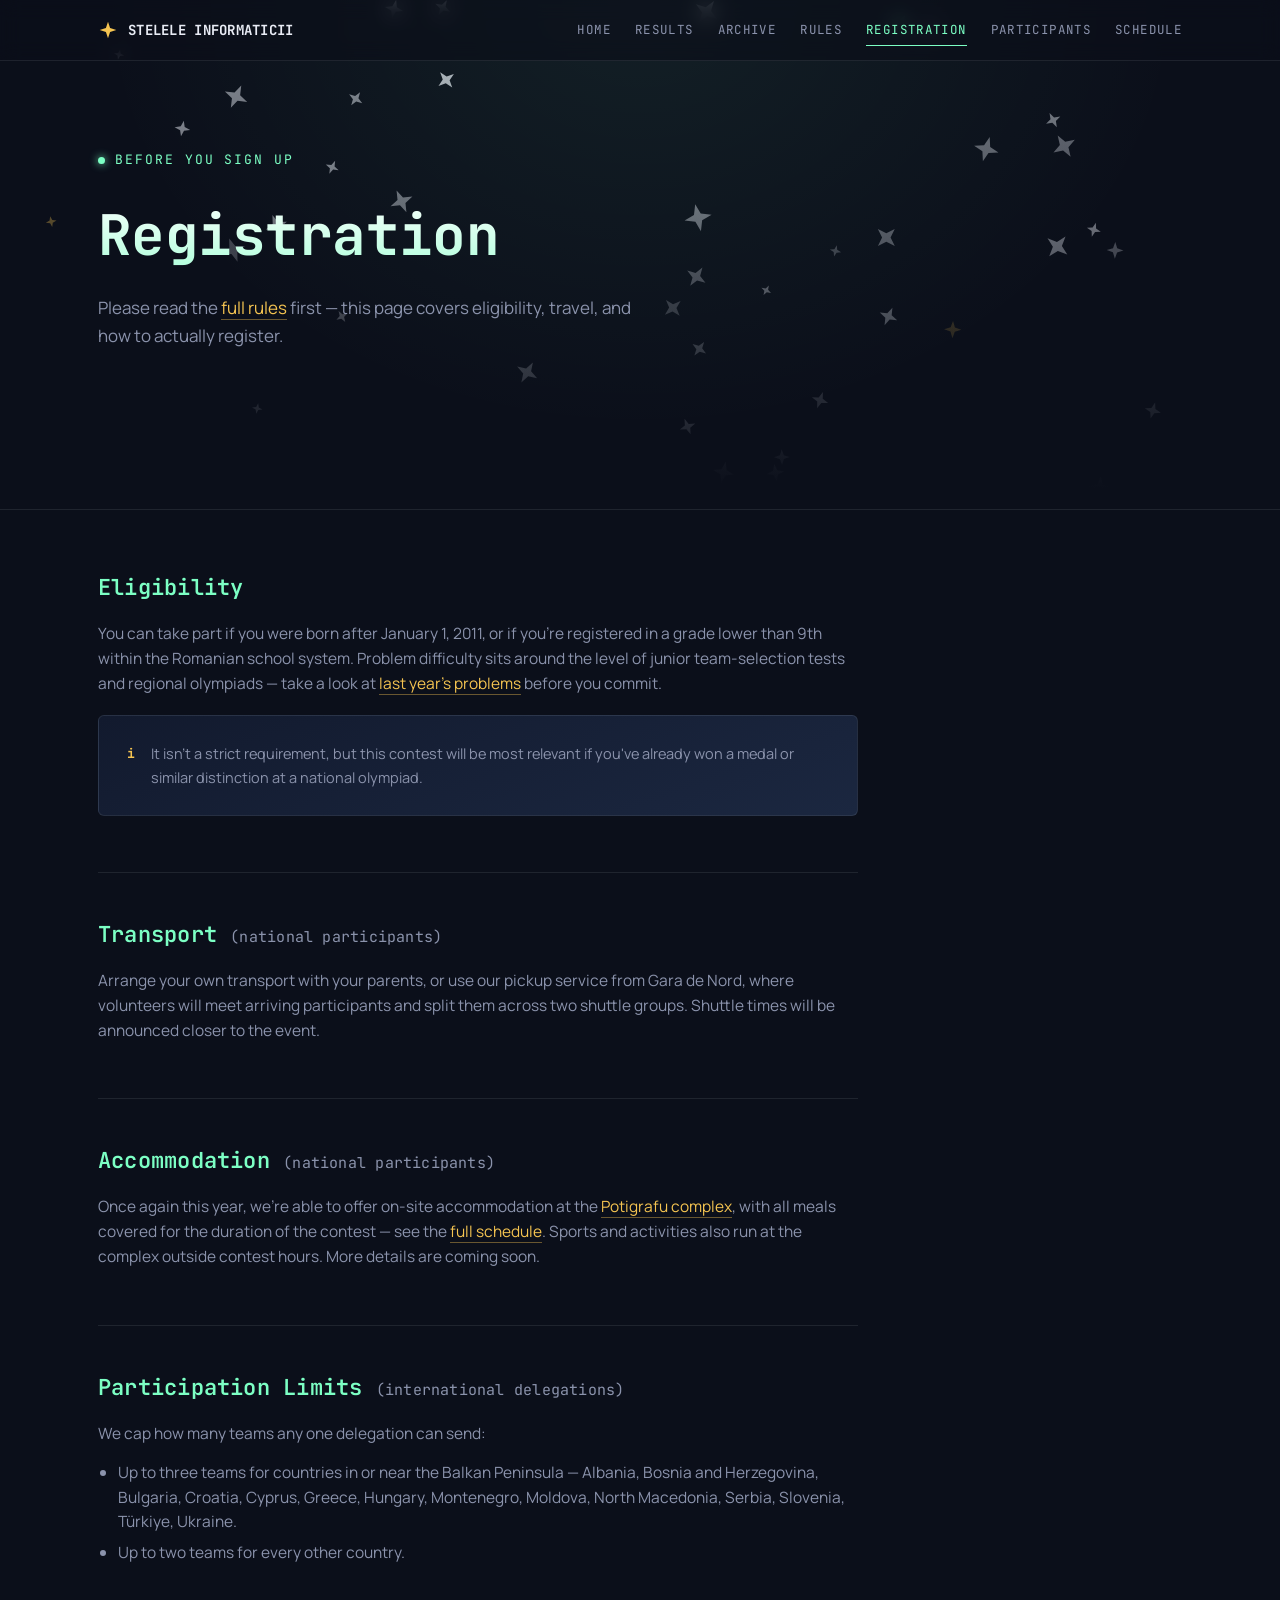
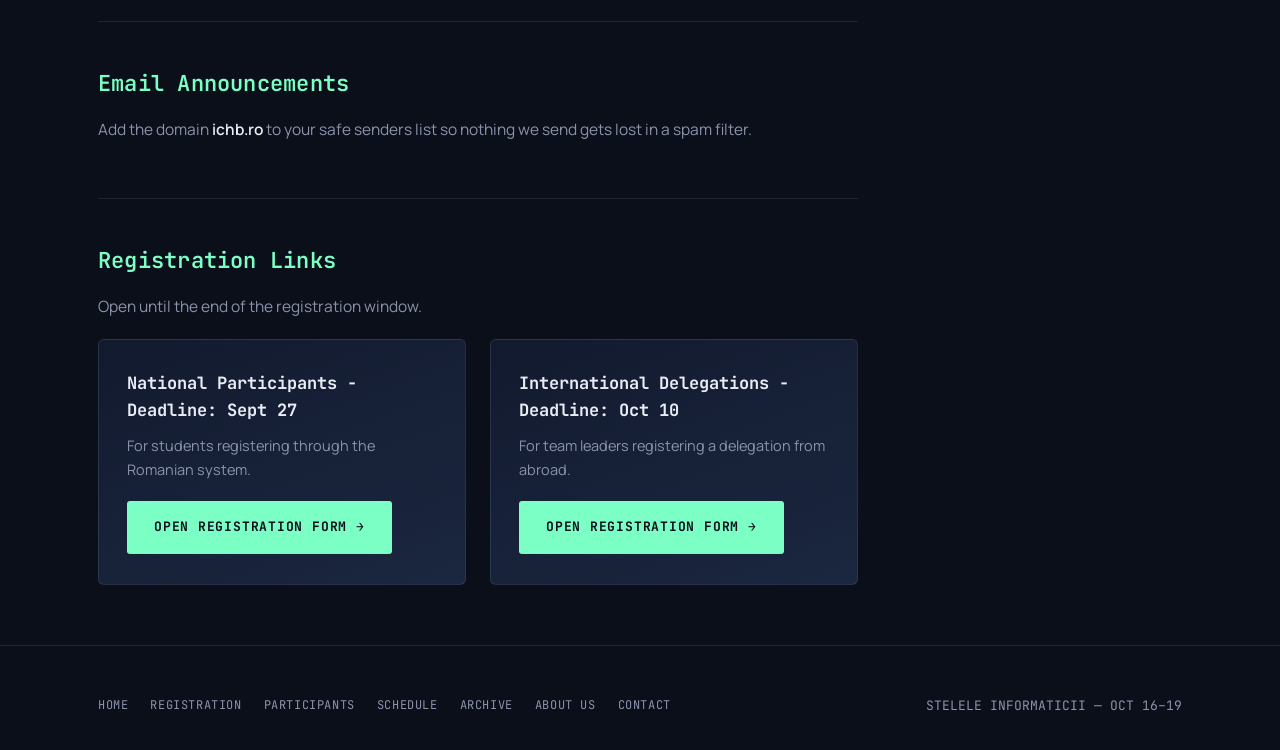
<file: registration.html>
<!DOCTYPE html>
<html lang="en">
<head>
<meta charset="UTF-8">
<meta name="viewport" content="width=device-width, initial-scale=1, minimum-scale=1">
<title>Registration — Stelele Informaticii</title>
<meta name="description" content="How to register for Stelele Informaticii: eligibility, transport, accommodation, delegation limits, and sign-up links for national and international participants.">
<meta name="robots" content="index, follow">
<link rel="canonical" href="https://steleleinformaticii.ichb.ro/registration">
<meta property="og:type" content="website">
<meta property="og:site_name" content="Stelele Informaticii">
<meta property="og:title" content="Registration — Stelele Informaticii">
<meta property="og:description" content="How to register for Stelele Informaticii: eligibility, transport, accommodation, delegation limits, and sign-up links for national and international participants.">
<meta property="og:url" content="https://steleleinformaticii.ichb.ro/registration">
<meta property="og:image" content="https://steleleinformaticii.ichb.ro/assets/icons/favicon-512.png">
<meta name="twitter:card" content="summary_large_image">
<meta name="twitter:title" content="Registration — Stelele Informaticii">
<meta name="twitter:description" content="How to register for Stelele Informaticii: eligibility, transport, accommodation, delegation limits, and sign-up links for national and international participants.">
<meta name="twitter:image" content="https://steleleinformaticii.ichb.ro/assets/icons/favicon-512.png">
<link rel="preconnect" href="https://fonts.googleapis.com">
<link rel="preconnect" href="https://fonts.gstatic.com" crossorigin>
<link href="https://fonts.googleapis.com/css2?family=JetBrains+Mono:wght@400;500;600;700&family=Manrope:wght@400;500;600;700;800&display=swap" rel="stylesheet">
<link rel="stylesheet" href="/assets/style.css">
<link rel="icon" href="/assets/icons/favicon.svg" type="image/svg+xml">
<link rel="icon" href="/assets/icons/favicon.ico" sizes="any">
<link rel="apple-touch-icon" href="/assets/icons/apple-touch-icon.png">
</head>
<body>

<header class="site-header">
  <nav>
    <a class="brand" href="/">
      <span class="glyph"><svg viewBox="0 0 24 24" fill="none"><path d="M12 2L14.5 9.5L22 12L14.5 14.5L12 22L9.5 14.5L2 12L9.5 9.5L12 2Z" fill="#F5C451"/></svg></span>
      STELELE INFORMATICII
    </a>
    <button class="navtoggle" id="navToggle" aria-label="Toggle menu">☰</button>
    <div class="navlinks" id="navLinks">
      <a href="/">Home</a>
      <a href="/results">Results</a>
      <a href="/archive">Archive</a>
      <a href="/rules">Rules</a>
      <a href="/registration" class="active">Registration</a>
      <a href="/participants">Participants</a>
      <a href="/schedule">Schedule</a>
    </div>
  </nav>
</header>

<section class="page-hero">
  <canvas id="starfield"></canvas>
  <div class="page-hero-inner">
    <span class="eyebrow"><span class="dot"></span> BEFORE YOU SIGN UP</span>
    <h1>Registration</h1>
    <p class="lede">Please read the <a href="/rules" style="color:var(--star-gold); border-bottom:1px solid rgba(245,196,81,0.4);">full rules</a> first — this page covers eligibility, travel, and how to actually register.</p>
  </div>
</section>

<section class="tight">
  <div class="container">

    <div class="prose-block" id="eligibility">
      <h2>Eligibility</h2>
      <p>You can take part if you were born after January 1, 2011, or if you're registered in a grade lower than 9th within the Romanian school system. Problem difficulty sits around the level of junior team-selection tests and regional olympiads — take a look at <a href="https://kilonova.ro/problem_lists/1428" target="_blank" rel="noopener">last year's problems</a> before you commit.</p>
      <div class="callout">
        <span class="mark">i</span>
        <p>It isn't a strict requirement, but this contest will be most relevant if you've already won a medal or similar distinction at a national olympiad.</p>
      </div>
    </div>

    <div class="prose-block" id="transport">
      <h2>Transport <span style="color:var(--muted); font-weight:400; font-size:15px;">(national participants)</span></h2>
      <p>Arrange your own transport with your parents, or use our pickup service from Gara de Nord, where volunteers will meet arriving participants and split them across two shuttle groups. Shuttle times will be announced closer to the event.</p>
    </div>

    <div class="prose-block" id="accommodation">
      <h2>Accommodation <span style="color:var(--muted); font-weight:400; font-size:15px;">(national participants)</span></h2>
      <p>Once again this year, we're able to offer on-site accommodation at the <a href="https://campingpotigrafu.ro/" target="_blank" rel="noopener">Potigrafu complex</a>, with all meals covered for the duration of the contest — see the <a href="/schedule">full schedule</a>. Sports and activities also run at the complex outside contest hours. More details are coming soon.</p>
    </div>

    <div class="prose-block" id="limits">
      <h2>Participation Limits <span style="color:var(--muted); font-weight:400; font-size:15px;">(international delegations)</span></h2>
      <p>We cap how many teams any one delegation can send:</p>
      <ul>
        <li>Up to three teams for countries in or near the Balkan Peninsula — Albania, Bosnia and Herzegovina, Bulgaria, Croatia, Cyprus, Greece, Hungary, Montenegro, Moldova, North Macedonia, Serbia, Slovenia, Türkiye, Ukraine.</li>
        <li>Up to two teams for every other country.</li>
      </ul>
    </div>

    <div class="prose-block" id="email">
      <h2>Email Announcements</h2>
      <p>Add the domain <strong>ichb.ro</strong> to your safe senders list so nothing we send gets lost in a spam filter.</p>
    </div>

    <div class="prose-block" id="links">
      <h2>Registration Links</h2>
      <p>Open until the end of the registration window.</p>
      <div class="reg-grid">
        <div class="reg-card">
          <h3>National Participants - Deadline: Sept 27</h3>
          <p>For students registering through the Romanian system.</p>
          <a class="btn btn-primary" href="https://docs.google.com/forms/d/e/1FAIpQLSf3hg3zW-2OsjRvsNBWEx-ezc3aj0xKuwkqr76mQCIoK5zQ_g/viewform" target="_blank" rel="noopener">Open Registration Form →</a>
        </div>
        <div class="reg-card">
          <h3>International Delegations - Deadline: Oct 10</h3>
          <p>For team leaders registering a delegation from abroad.</p>
          <a class="btn btn-primary" href="https://docs.google.com/forms/d/e/1FAIpQLSewWgDIlkUWSut-MPVLlHerIxRP1k33G_ZiHzv3sU1SJV-5Kg/viewform" target="_blank" rel="noopener">Open Registration Form →</a>
        </div>
      </div>
    </div>

  </div>
</section>

<footer>
  <div class="container footer-inner">
    <div class="footer-links">
      <a href="/">Home</a>
      <a href="/registration">Registration</a>
      <a href="/participants">Participants</a>
      <a href="/schedule">Schedule</a>
      <a href="/archive">Archive</a>
      <a href="/about">About Us</a>
      <a href="/contact">Contact</a>
    </div>
    <div class="footer-credit">STELELE INFORMATICII — OCT 16–19</div>
  </div>
</footer>

<script src="/assets/main.js"></script>
</body>
</html>
</file>
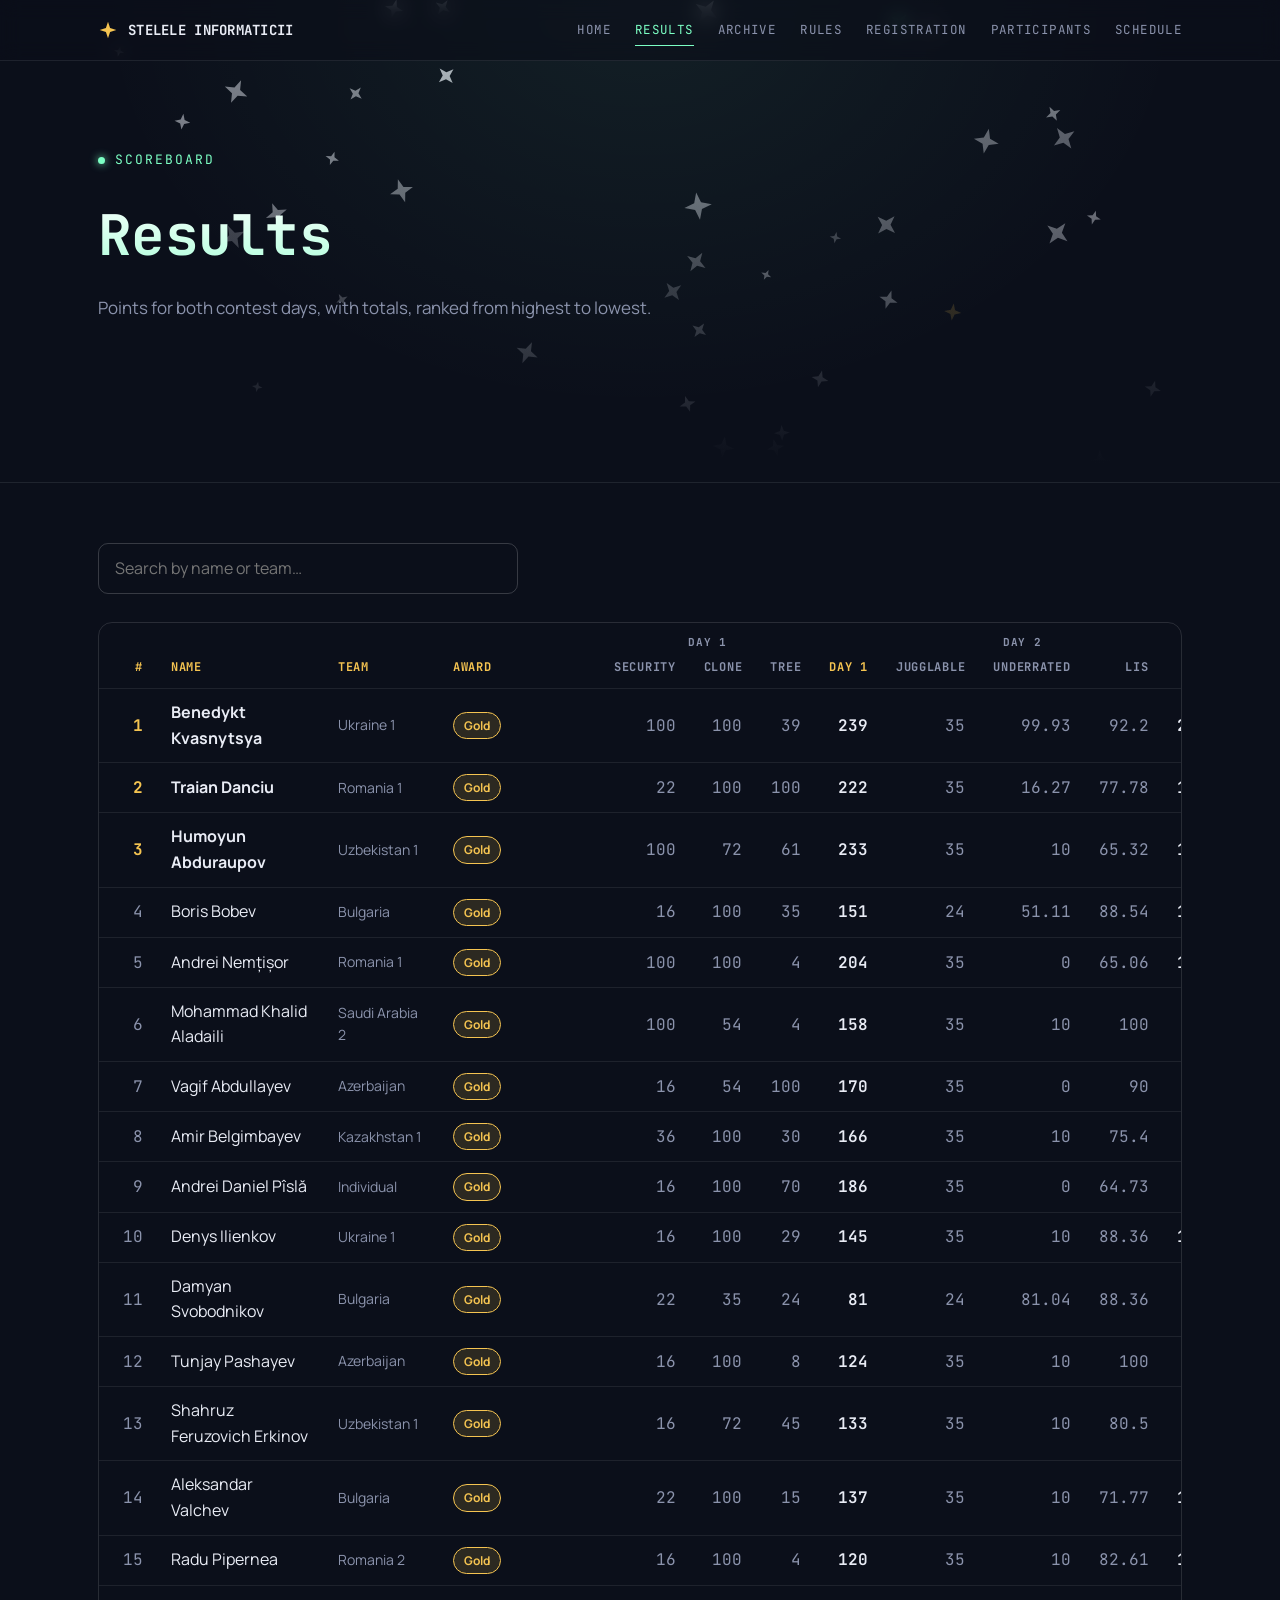
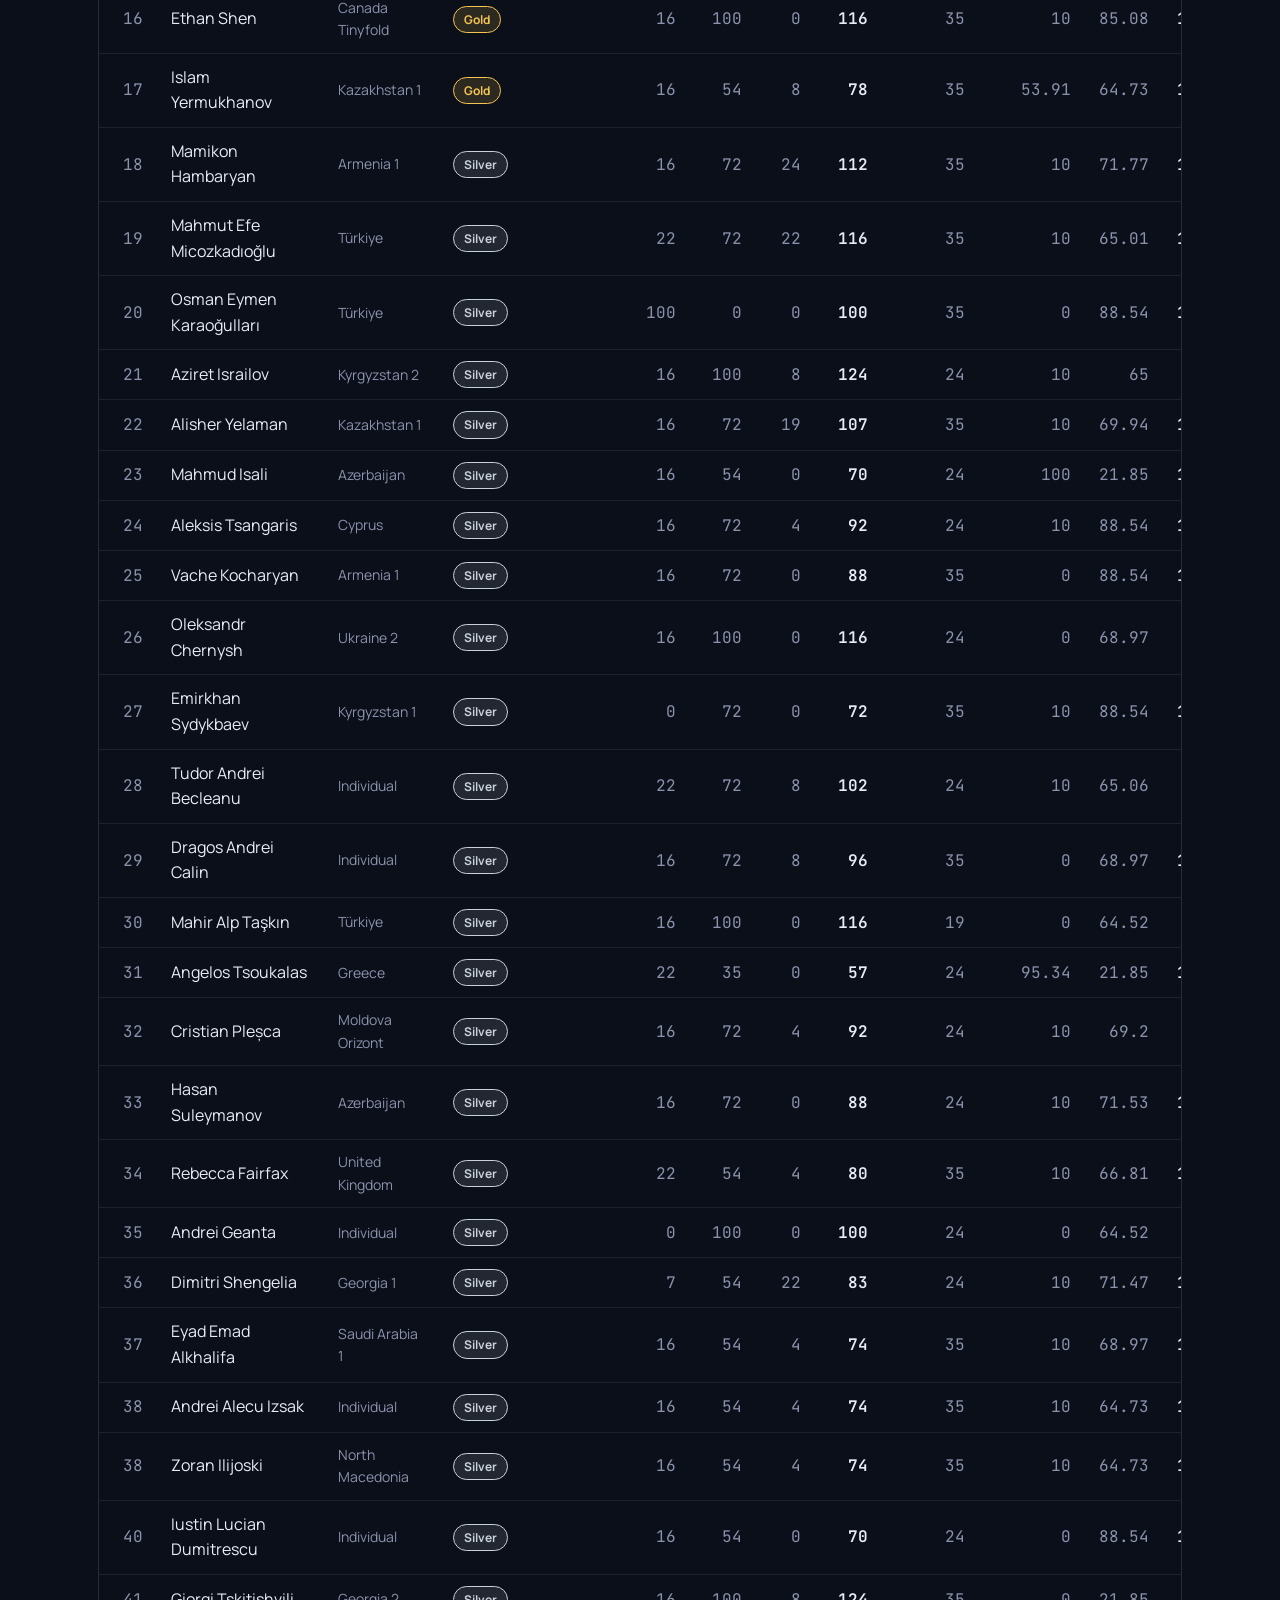
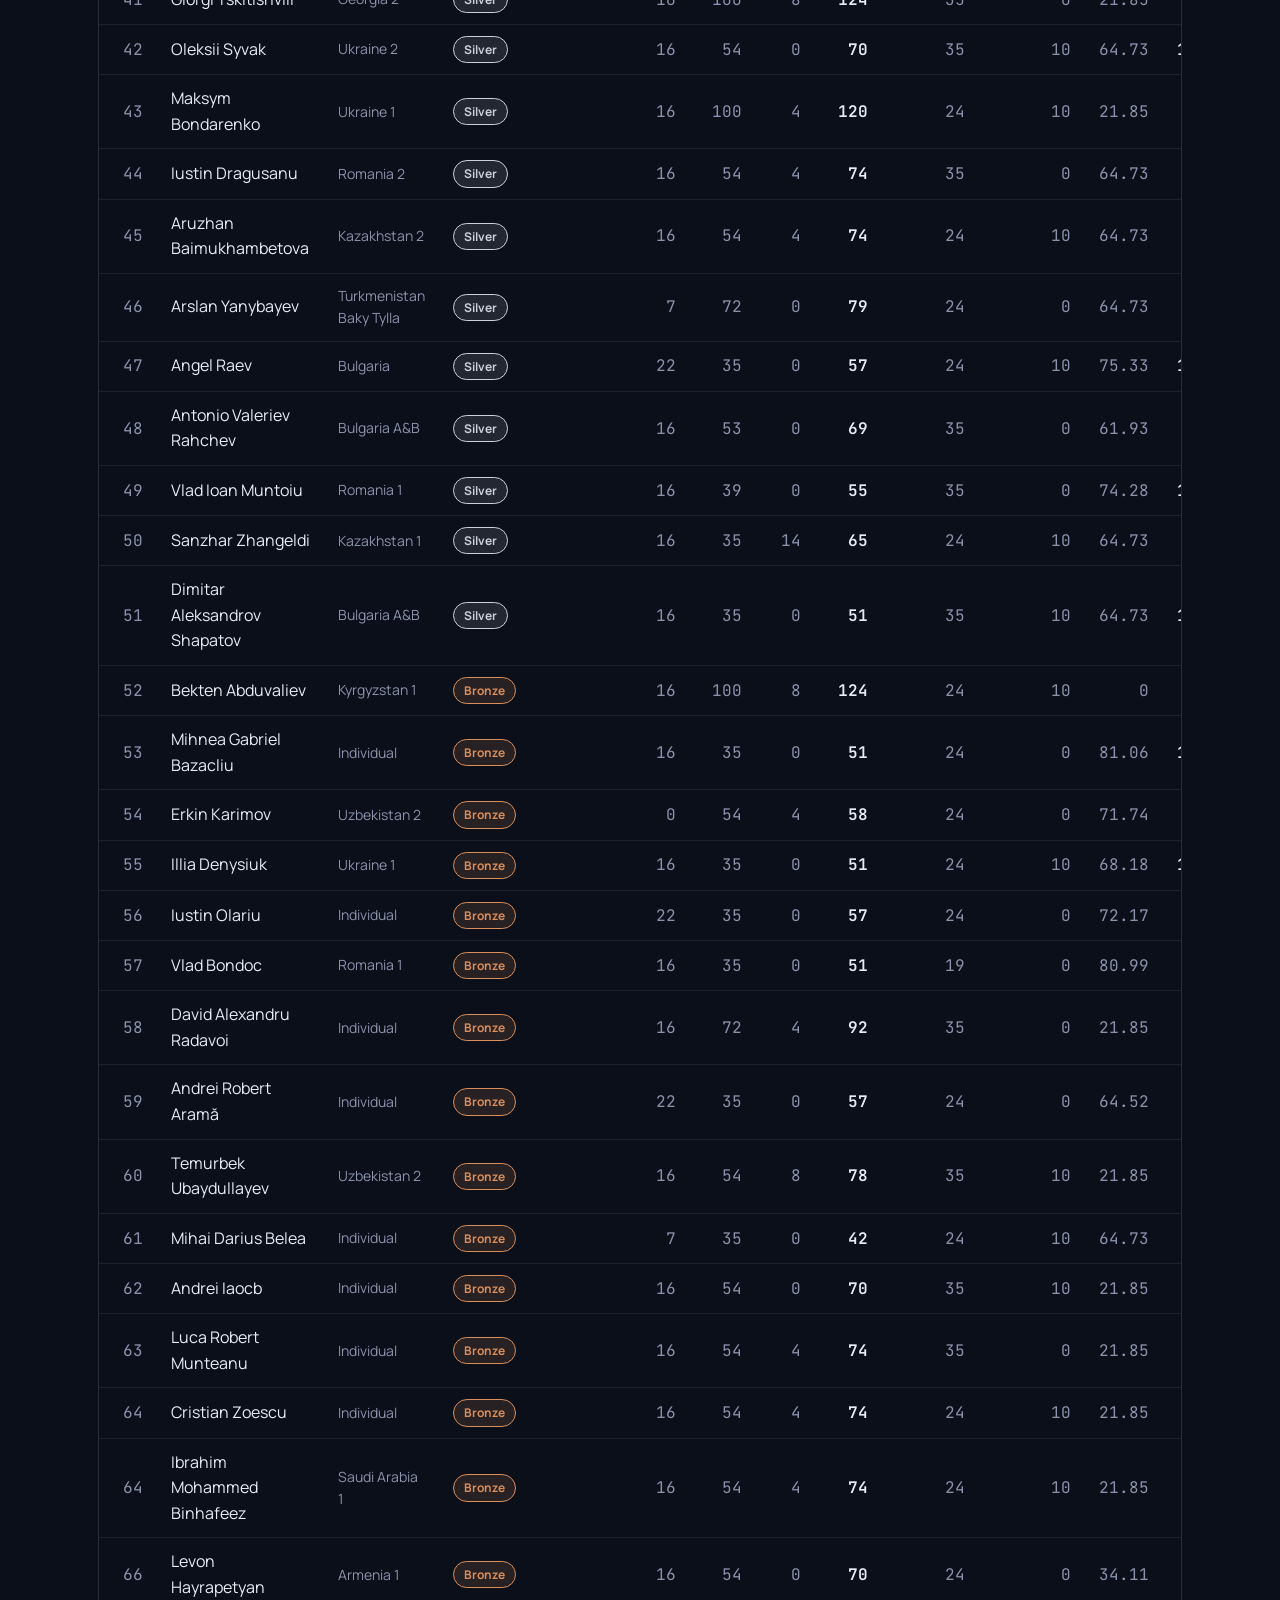
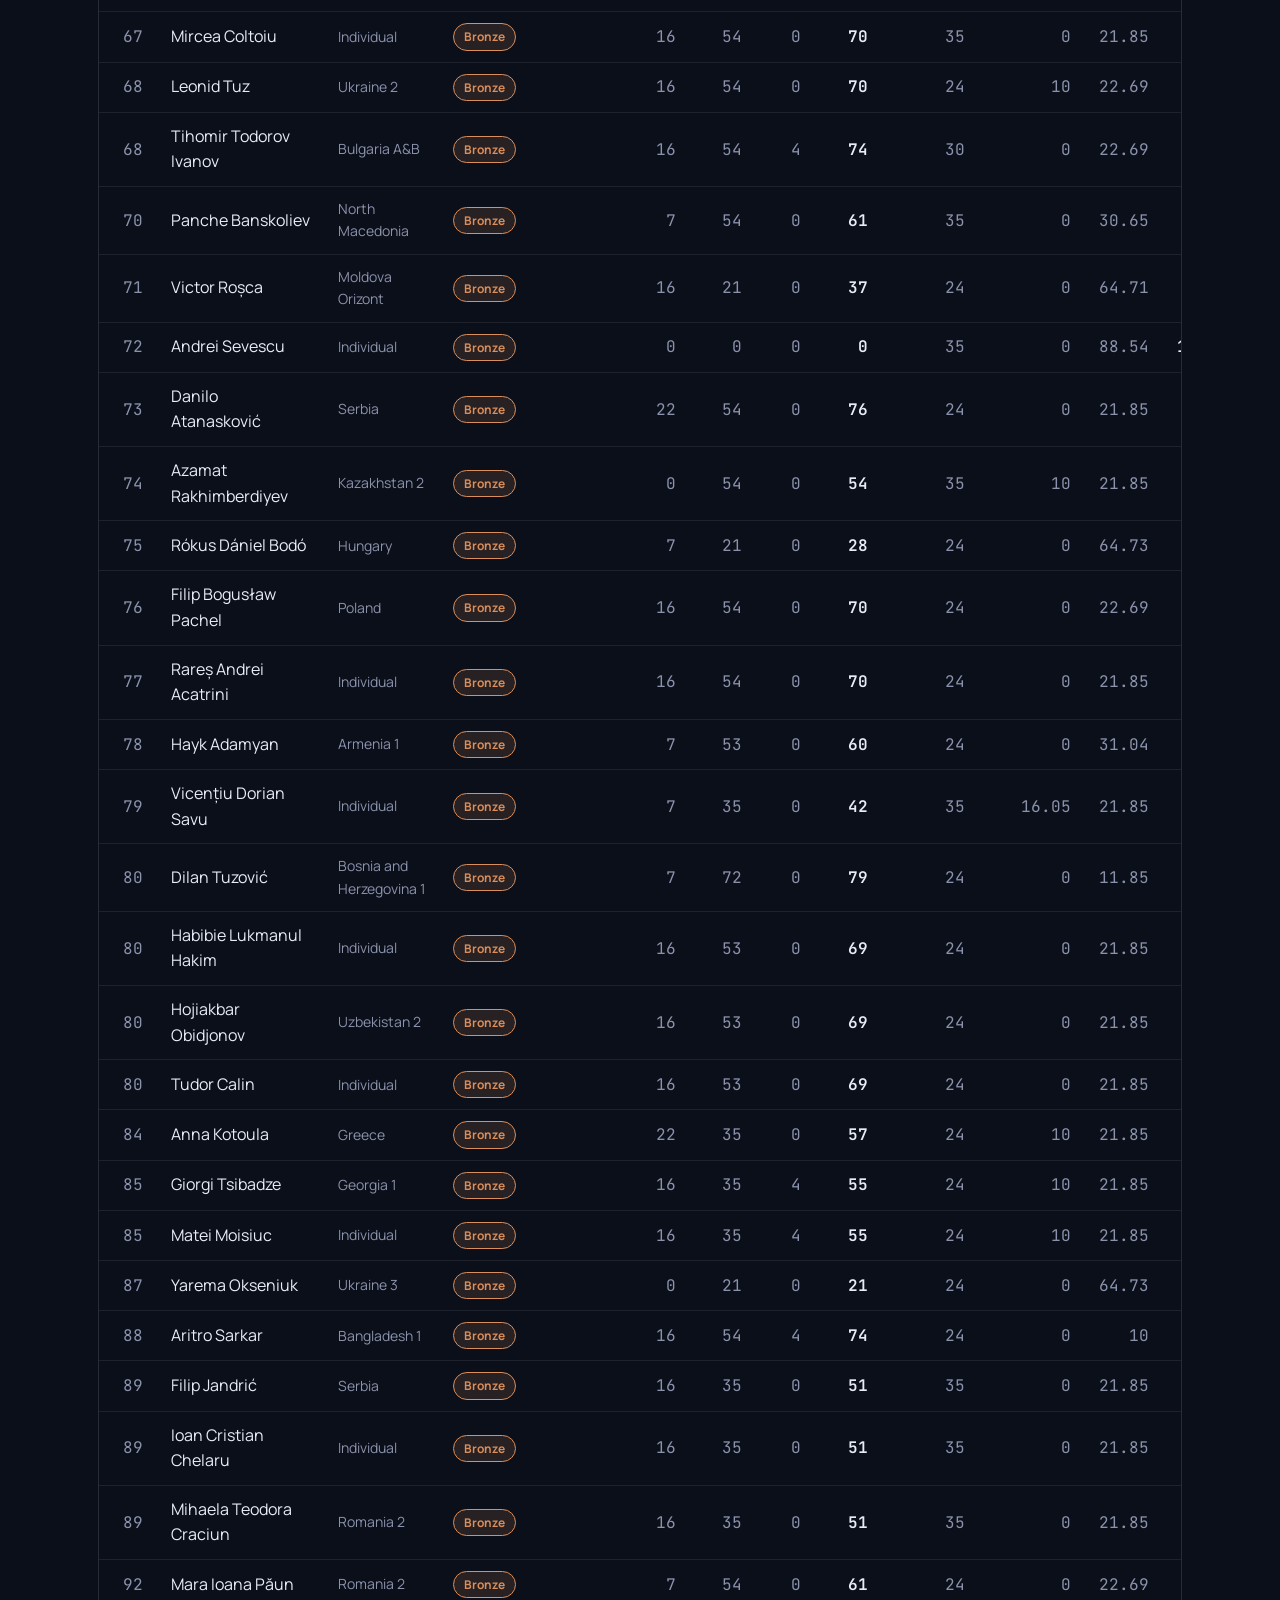
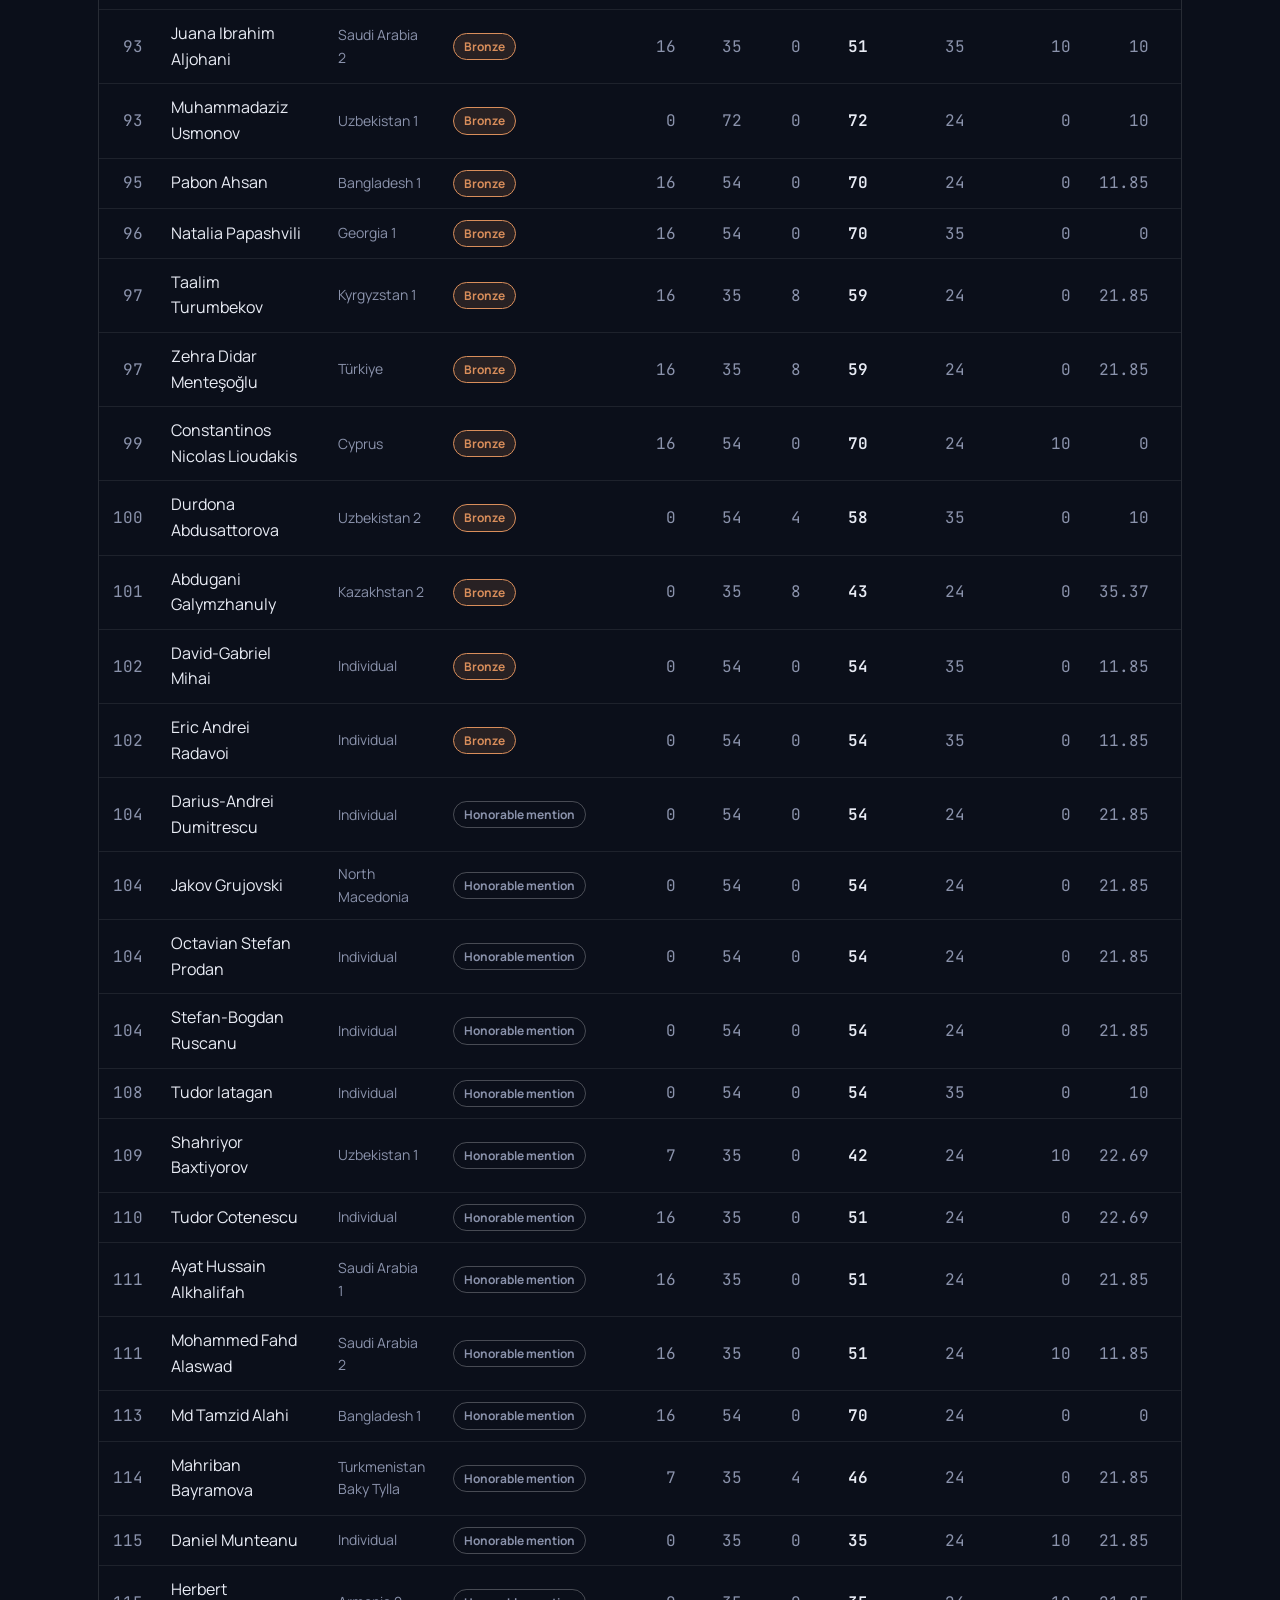
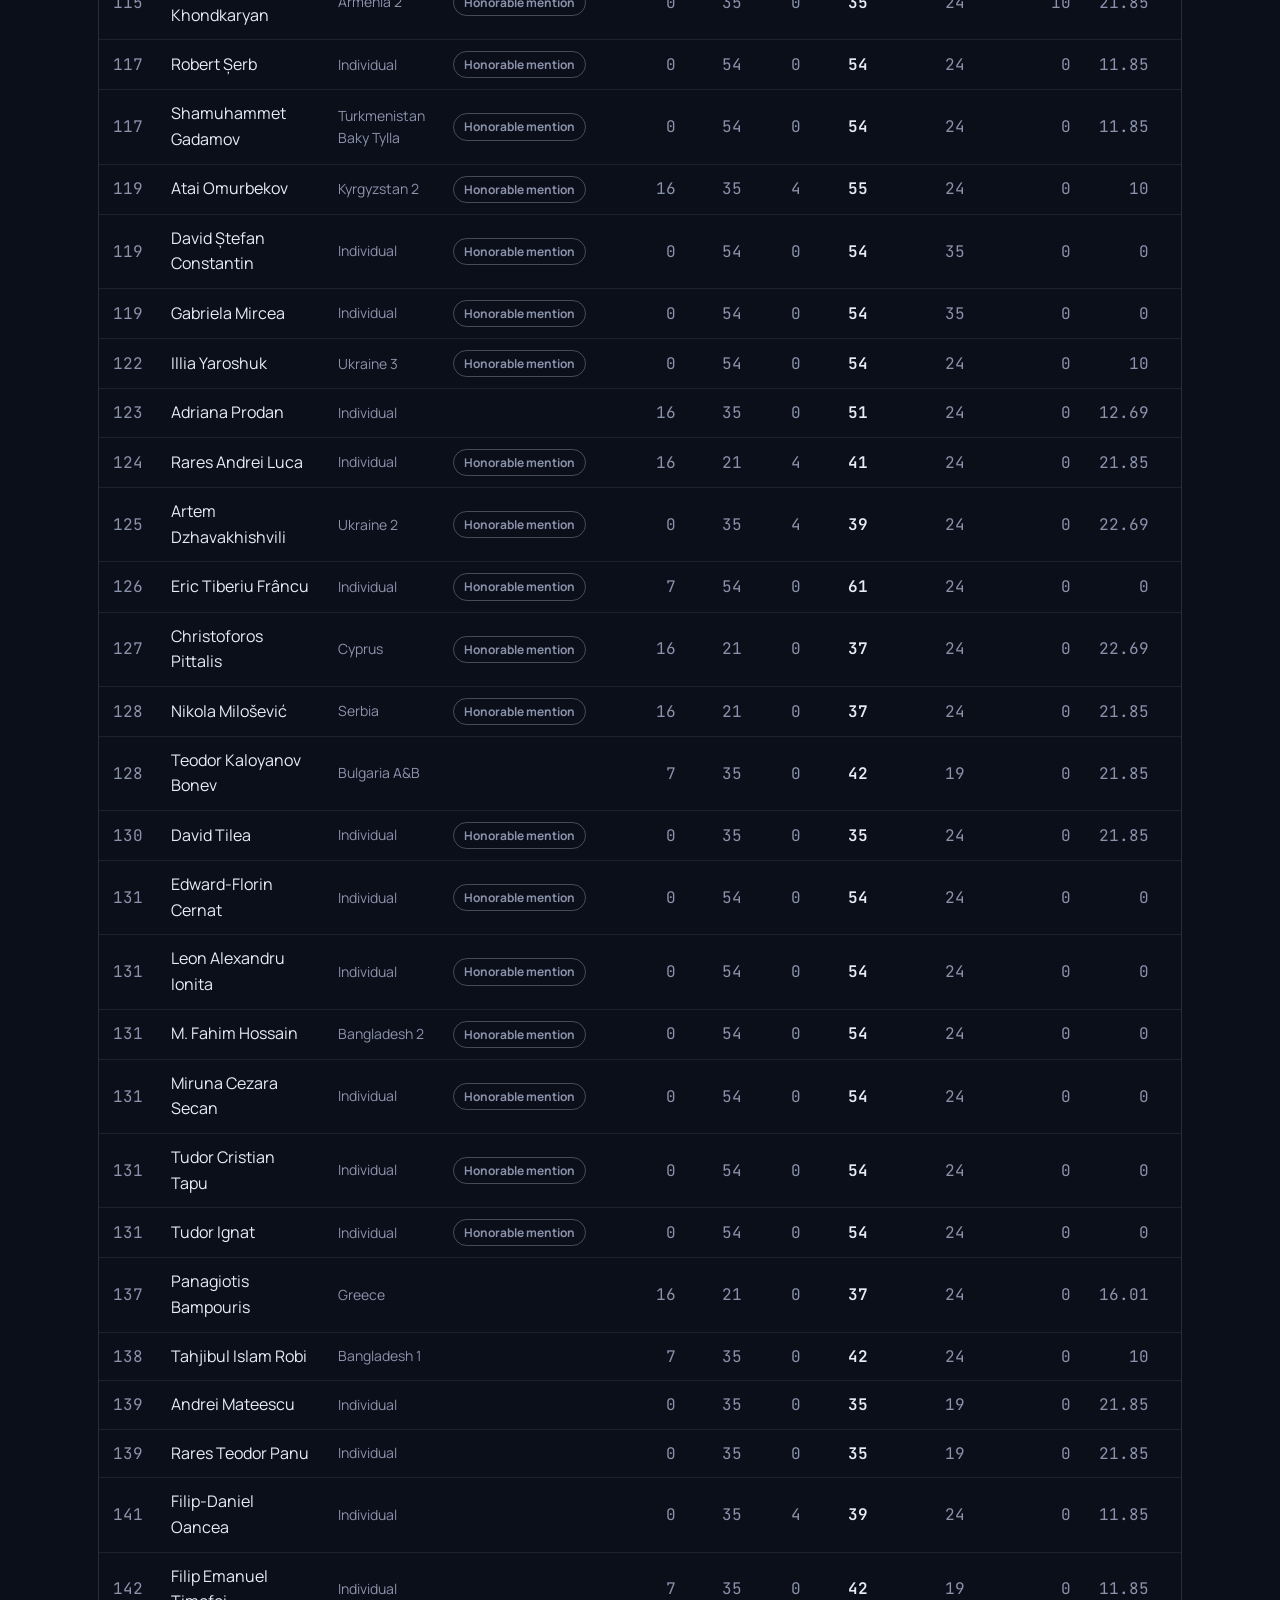
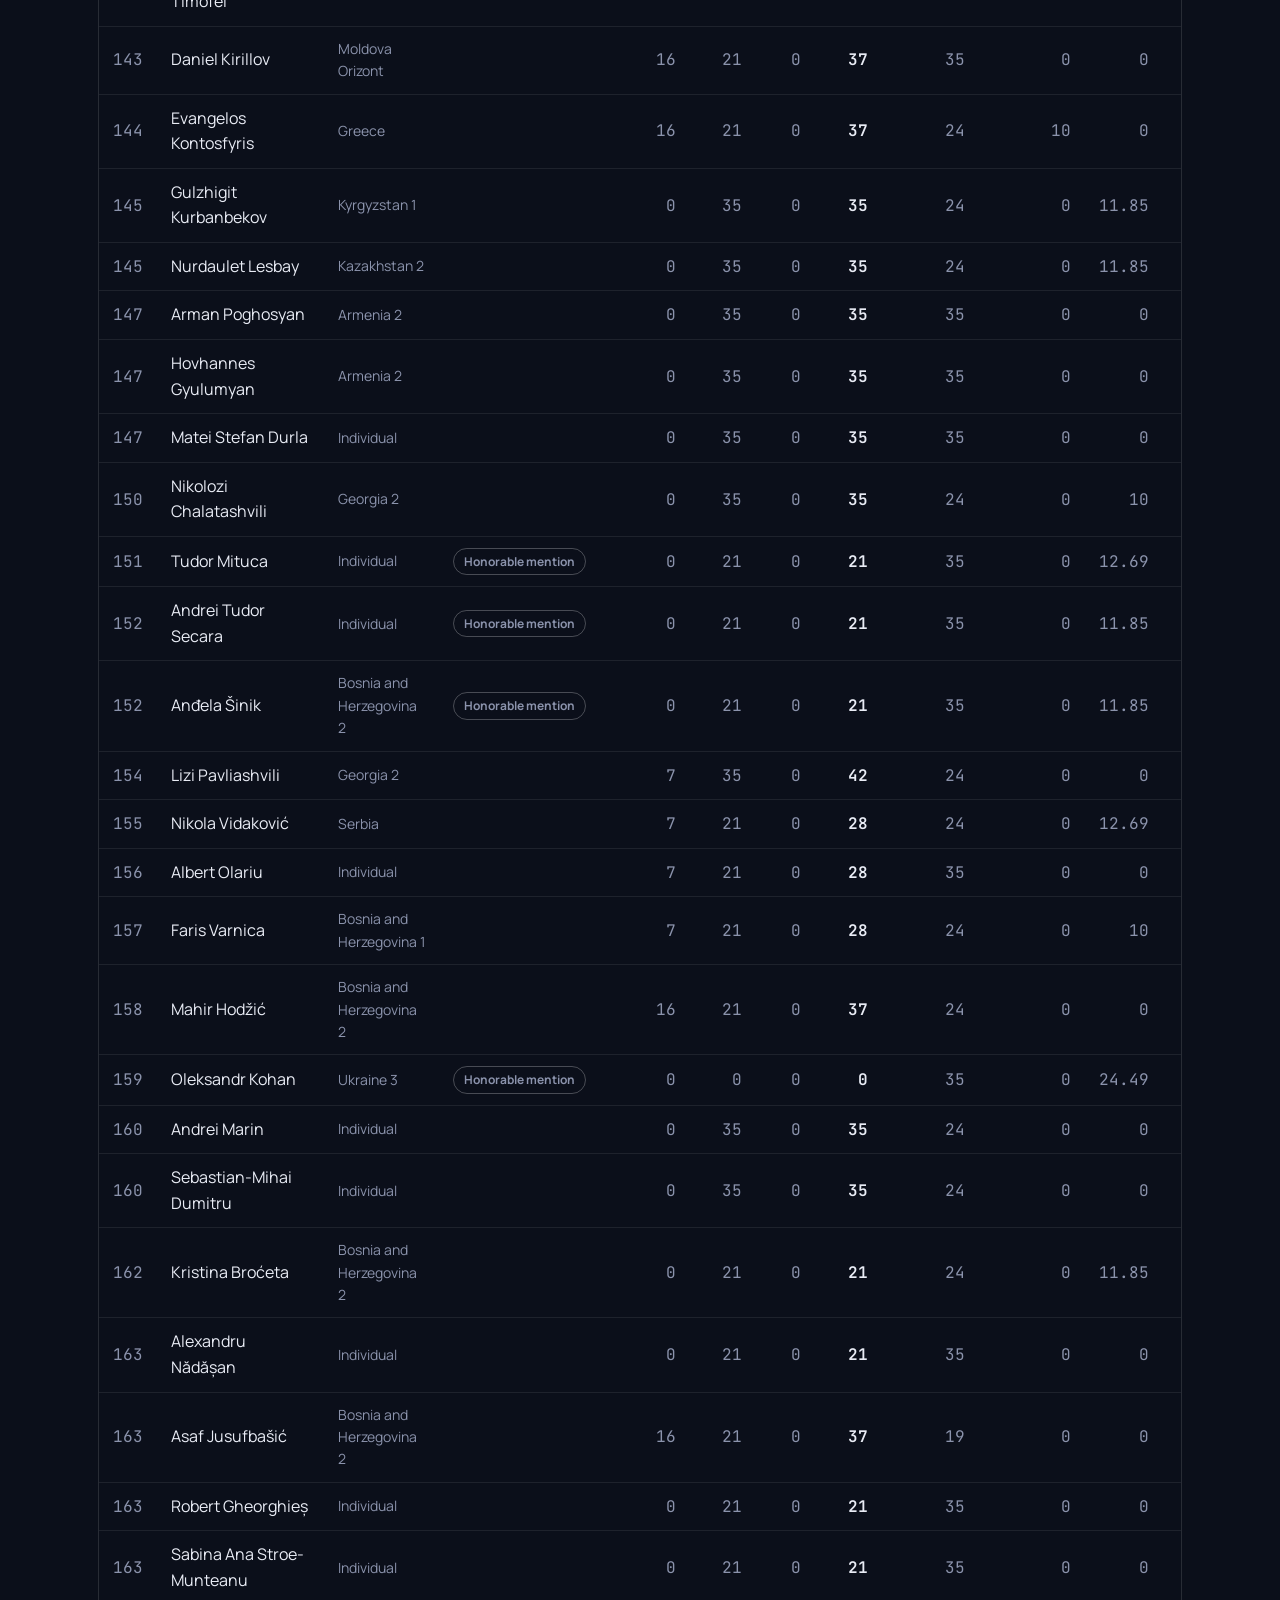
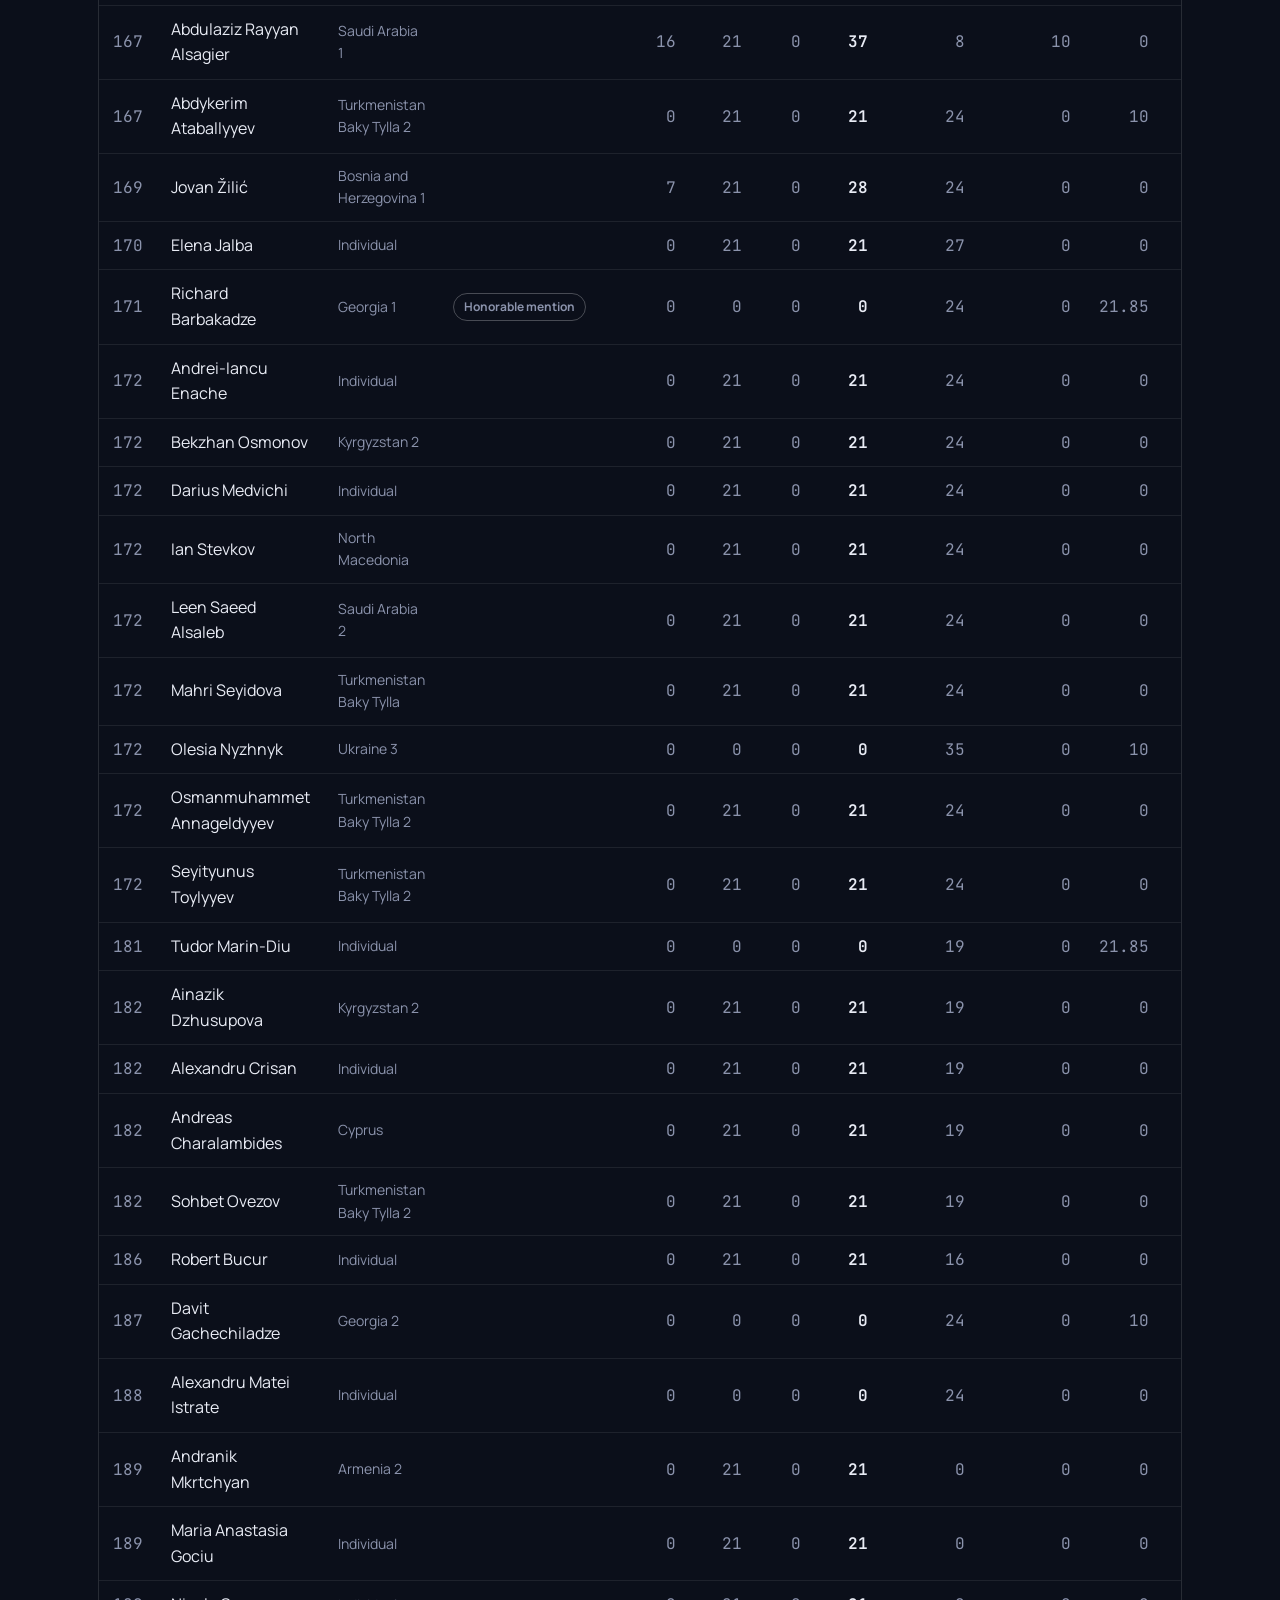
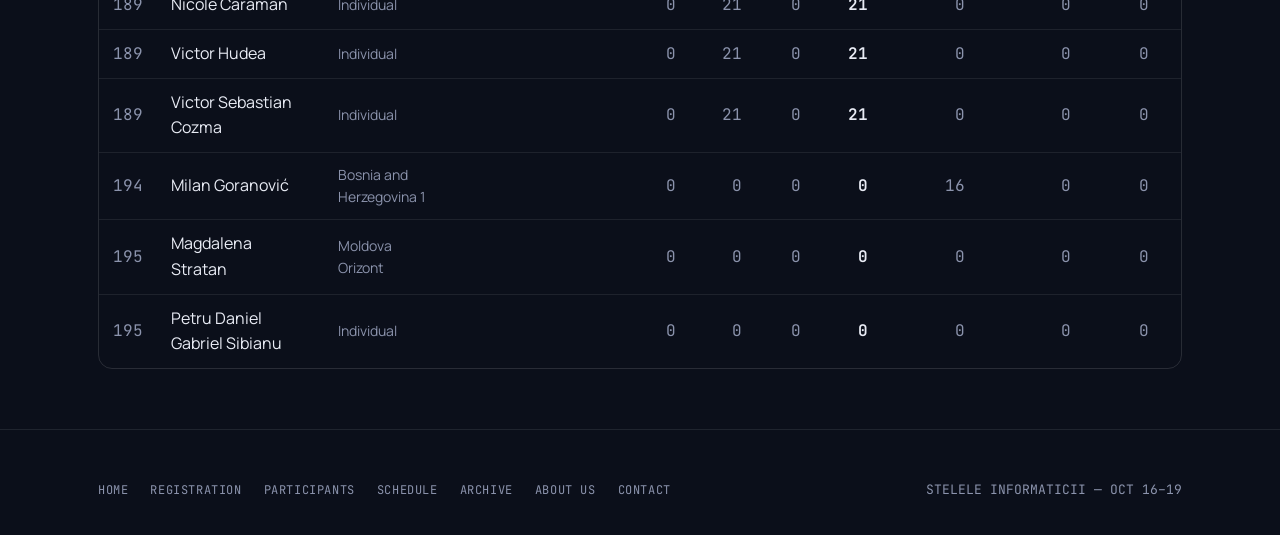
<file: results.html>
<!DOCTYPE html>
<html lang="en">
<head>
<meta charset="UTF-8">
<meta name="viewport" content="width=device-width, initial-scale=1, minimum-scale=1">
<title>Results — Stelele Informaticii</title>
<meta name="description" content="Standings for Stelele Informaticii: every contestant's points per task for Day 1 and Day 2, with totals, ranked from highest to lowest.">
<meta name="robots" content="index, follow">
<link rel="canonical" href="https://steleleinformaticii.ichb.ro/results">
<meta property="og:type" content="website">
<meta property="og:site_name" content="Stelele Informaticii">
<meta property="og:title" content="Results — Stelele Informaticii">
<meta property="og:description" content="Standings for Stelele Informaticii: every contestant's points per task for Day 1 and Day 2, with totals, ranked from highest to lowest.">
<meta property="og:url" content="https://steleleinformaticii.ichb.ro/results">
<meta property="og:image" content="https://steleleinformaticii.ichb.ro/assets/icons/favicon-512.png">
<meta name="twitter:card" content="summary_large_image">
<meta name="twitter:title" content="Results — Stelele Informaticii">
<meta name="twitter:description" content="Standings for Stelele Informaticii: every contestant's points per task for Day 1 and Day 2, with totals, ranked from highest to lowest.">
<meta name="twitter:image" content="https://steleleinformaticii.ichb.ro/assets/icons/favicon-512.png">
<link rel="preconnect" href="https://fonts.googleapis.com">
<link rel="preconnect" href="https://fonts.gstatic.com" crossorigin>
<link href="https://fonts.googleapis.com/css2?family=JetBrains+Mono:wght@400;500;600;700&family=Manrope:wght@400;500;600;700;800&display=swap" rel="stylesheet">
<link rel="stylesheet" href="/assets/style.css">
<link rel="icon" href="/assets/icons/favicon.svg" type="image/svg+xml">
<link rel="icon" href="/assets/icons/favicon.ico" sizes="any">
<link rel="apple-touch-icon" href="/assets/icons/apple-touch-icon.png">
<style>
.stat-row{display:flex;flex-wrap:wrap;gap:16px;margin-bottom:28px}
.stat{flex:1 1 180px;border:1px solid rgba(245,196,81,.25);border-radius:12px;padding:18px 20px}
.stat .num{font-family:'JetBrains Mono',monospace;font-size:30px;font-weight:700;color:var(--star-gold,#F5C451);display:block}
.stat .lbl{color:var(--muted);font-size:14px}
.controls{display:flex;flex-wrap:wrap;gap:12px;align-items:center;margin-bottom:28px}
.p-search{flex:1 1 260px;max-width:420px;padding:12px 16px;border-radius:10px;border:1px solid rgba(255,255,255,.18);background:transparent;color:inherit;font:inherit}
.score-wrap{overflow-x:auto;border:1px solid rgba(255,255,255,.12);border-radius:14px}
.score-table{width:100%;border-collapse:collapse;min-width:1100px}
.score-table th,.score-table td{padding:11px 14px;text-align:left;border-top:1px solid rgba(255,255,255,.08)}
.score-table thead th{border-top:0;font-family:'JetBrains Mono',monospace;font-size:12px;text-transform:uppercase;letter-spacing:.06em;color:var(--star-gold,#F5C451);white-space:nowrap;user-select:none}
.score-table thead tr.groups th{text-align:center;color:var(--muted);font-size:11px;padding-bottom:0}
.score-table thead tr.cols th{padding-top:6px}
.score-table th.sortable{cursor:pointer}
.score-table th.sortable:hover{text-decoration:underline}
.score-table th.sorted::after{content:" \25BE"}
.score-table th.sorted.asc::after{content:" \25B4"}
.score-table .rk,.score-table .sc{font-family:'JetBrains Mono',monospace;text-align:right;white-space:nowrap}
.score-table th.num{text-align:right}
.score-table .rk{width:56px;color:var(--muted)}
.score-table .tm{color:var(--muted);font-size:14px}
.score-table .sub{font-weight:600}
.score-table .tot{font-weight:700;color:var(--star-gold,#F5C451)}
.score-table .t{color:var(--muted)}
.score-table tr.top .rk{color:var(--star-gold,#F5C451);font-weight:700}
.score-table tr.top .nm{font-weight:700}
.score-table tbody tr:hover{background:rgba(245,196,81,.06)}
.score-note{color:var(--muted);font-size:13.5px;margin-top:16px}
.score-table .aw{white-space:nowrap}
.badge{display:inline-block;padding:3px 10px;border-radius:999px;font-size:12px;font-weight:700;border:1px solid}
.badge.gold{color:#F5C451;border-color:#F5C451;background:rgba(245,196,81,.14)}
.badge.silver{color:#C9D1D9;border-color:#C9D1D9;background:rgba(201,209,217,.12)}
.badge.bronze{color:#D98E5B;border-color:#D98E5B;background:rgba(217,142,91,.14)}
.badge.hm{color:var(--muted);border-color:rgba(255,255,255,.25)}
#noResults{display:none;color:var(--muted);margin-top:16px}
</style>
</head>
<body>

<header class="site-header">
  <nav>
    <a class="brand" href="/">
      <span class="glyph"><svg viewBox="0 0 24 24" fill="none"><path d="M12 2L14.5 9.5L22 12L14.5 14.5L12 22L9.5 14.5L2 12L9.5 9.5L12 2Z" fill="#F5C451"/></svg></span>
      STELELE INFORMATICII
    </a>
    <button class="navtoggle" id="navToggle" aria-label="Toggle menu">☰</button>
    <div class="navlinks" id="navLinks">
      <a href="/">Home</a>
      <a href="/results" class="active">Results</a>
      <a href="/archive">Archive</a>
      <a href="/rules">Rules</a>
      <a href="/registration">Registration</a>
      <a href="/participants">Participants</a>
      <a href="/schedule">Schedule</a>
    </div>
  </nav>
</header>

<section class="page-hero">
  <canvas id="starfield"></canvas>
  <div class="page-hero-inner">
    <span class="eyebrow"><span class="dot"></span> SCOREBOARD</span>
    <h1>Results</h1>
    <p class="lede">Points for both contest days, with totals, ranked from highest to lowest.</p>
  </div>
</section>

<section class="tight">
  <div class="container">

    <div class="controls">
      <input class="p-search" id="search" type="search" placeholder="Search by name or team…" aria-label="Search results">
    </div>

    <div class="score-wrap">
      <table class="score-table" id="table">
        <thead>
          <tr class="groups"><th></th><th></th><th></th><th></th><th class="t" colspan="3">Day 1</th><th></th><th class="t" colspan="3">Day 2</th><th></th><th></th></tr>
          <tr class="cols"><th class="num sortable" data-key="rank">#</th><th class="sortable" data-key="name">Name</th><th>Team</th><th>Award</th>
          <th class="num t ">Security</th><th class="num t ">Clone</th><th class="num t ">Tree</th><th class="num sortable" data-key="d1">Day 1</th>
          <th class="num t ">Jugglable</th><th class="num t ">Underrated</th><th class="num t ">LIS</th><th class="num sortable" data-key="d2">Day 2</th>
          <th class="num sortable sorted" data-key="tot">Total</th></tr>
        </thead>
        <tbody id="rows">
<tr class="top" data-search="benedykt kvasnytsya ukraine 1" data-rank="1" data-name="benedykt kvasnytsya" data-d1="239.0" data-d2="227.13" data-tot="466.13"><td class="rk">1</td><td class="nm">Benedykt Kvasnytsya</td><td class="tm">Ukraine 1</td><td class="aw"><span class="badge gold">Gold</span></td><td class="sc t">100</td><td class="sc t">100</td><td class="sc t">39</td><td class="sc sub">239</td><td class="sc t">35</td><td class="sc t">99.93</td><td class="sc t">92.2</td><td class="sc sub">227.13</td><td class="sc tot">466.13</td></tr>
<tr class="top" data-search="traian danciu romania 1" data-rank="2" data-name="traian danciu" data-d1="222.0" data-d2="129.05" data-tot="351.05"><td class="rk">2</td><td class="nm">Traian Danciu</td><td class="tm">Romania 1</td><td class="aw"><span class="badge gold">Gold</span></td><td class="sc t">22</td><td class="sc t">100</td><td class="sc t">100</td><td class="sc sub">222</td><td class="sc t">35</td><td class="sc t">16.27</td><td class="sc t">77.78</td><td class="sc sub">129.05</td><td class="sc tot">351.05</td></tr>
<tr class="top" data-search="humoyun abduraupov uzbekistan 1" data-rank="3" data-name="humoyun abduraupov" data-d1="233.0" data-d2="110.32" data-tot="343.32"><td class="rk">3</td><td class="nm">Humoyun Abduraupov</td><td class="tm">Uzbekistan 1</td><td class="aw"><span class="badge gold">Gold</span></td><td class="sc t">100</td><td class="sc t">72</td><td class="sc t">61</td><td class="sc sub">233</td><td class="sc t">35</td><td class="sc t">10</td><td class="sc t">65.32</td><td class="sc sub">110.32</td><td class="sc tot">343.32</td></tr>
<tr data-search="boris bobev bulgaria" data-rank="4" data-name="boris bobev" data-d1="151.0" data-d2="163.65" data-tot="314.65"><td class="rk">4</td><td class="nm">Boris Bobev</td><td class="tm">Bulgaria</td><td class="aw"><span class="badge gold">Gold</span></td><td class="sc t">16</td><td class="sc t">100</td><td class="sc t">35</td><td class="sc sub">151</td><td class="sc t">24</td><td class="sc t">51.11</td><td class="sc t">88.54</td><td class="sc sub">163.65</td><td class="sc tot">314.65</td></tr>
<tr data-search="andrei nemțișor romania 1" data-rank="5" data-name="andrei nemțișor" data-d1="204.0" data-d2="100.06" data-tot="304.06"><td class="rk">5</td><td class="nm">Andrei Nemțișor</td><td class="tm">Romania 1</td><td class="aw"><span class="badge gold">Gold</span></td><td class="sc t">100</td><td class="sc t">100</td><td class="sc t">4</td><td class="sc sub">204</td><td class="sc t">35</td><td class="sc t">0</td><td class="sc t">65.06</td><td class="sc sub">100.06</td><td class="sc tot">304.06</td></tr>
<tr data-search="mohammad khalid aladaili saudi arabia 2" data-rank="6" data-name="mohammad khalid aladaili" data-d1="158.0" data-d2="145.0" data-tot="303.0"><td class="rk">6</td><td class="nm">Mohammad Khalid Aladaili</td><td class="tm">Saudi Arabia 2</td><td class="aw"><span class="badge gold">Gold</span></td><td class="sc t">100</td><td class="sc t">54</td><td class="sc t">4</td><td class="sc sub">158</td><td class="sc t">35</td><td class="sc t">10</td><td class="sc t">100</td><td class="sc sub">145</td><td class="sc tot">303</td></tr>
<tr data-search="vagif abdullayev azerbaijan" data-rank="7" data-name="vagif abdullayev" data-d1="170.0" data-d2="125.0" data-tot="295.0"><td class="rk">7</td><td class="nm">Vagif Abdullayev</td><td class="tm">Azerbaijan</td><td class="aw"><span class="badge gold">Gold</span></td><td class="sc t">16</td><td class="sc t">54</td><td class="sc t">100</td><td class="sc sub">170</td><td class="sc t">35</td><td class="sc t">0</td><td class="sc t">90</td><td class="sc sub">125</td><td class="sc tot">295</td></tr>
<tr data-search="amir belgimbayev kazakhstan 1" data-rank="8" data-name="amir belgimbayev" data-d1="166.0" data-d2="120.4" data-tot="286.4"><td class="rk">8</td><td class="nm">Amir Belgimbayev</td><td class="tm">Kazakhstan 1</td><td class="aw"><span class="badge gold">Gold</span></td><td class="sc t">36</td><td class="sc t">100</td><td class="sc t">30</td><td class="sc sub">166</td><td class="sc t">35</td><td class="sc t">10</td><td class="sc t">75.4</td><td class="sc sub">120.4</td><td class="sc tot">286.4</td></tr>
<tr data-search="andrei daniel pîslă " data-rank="9" data-name="andrei daniel pîslă" data-d1="186.0" data-d2="99.73" data-tot="285.73"><td class="rk">9</td><td class="nm">Andrei Daniel Pîslă</td><td class="tm">Individual</td><td class="aw"><span class="badge gold">Gold</span></td><td class="sc t">16</td><td class="sc t">100</td><td class="sc t">70</td><td class="sc sub">186</td><td class="sc t">35</td><td class="sc t">0</td><td class="sc t">64.73</td><td class="sc sub">99.73</td><td class="sc tot">285.73</td></tr>
<tr data-search="denys ilienkov ukraine 1" data-rank="10" data-name="denys ilienkov" data-d1="145.0" data-d2="133.36" data-tot="278.36"><td class="rk">10</td><td class="nm">Denys Ilienkov</td><td class="tm">Ukraine 1</td><td class="aw"><span class="badge gold">Gold</span></td><td class="sc t">16</td><td class="sc t">100</td><td class="sc t">29</td><td class="sc sub">145</td><td class="sc t">35</td><td class="sc t">10</td><td class="sc t">88.36</td><td class="sc sub">133.36</td><td class="sc tot">278.36</td></tr>
<tr data-search="damyan svobodnikov bulgaria" data-rank="11" data-name="damyan svobodnikov" data-d1="81.0" data-d2="193.4" data-tot="274.4"><td class="rk">11</td><td class="nm">Damyan Svobodnikov</td><td class="tm">Bulgaria</td><td class="aw"><span class="badge gold">Gold</span></td><td class="sc t">22</td><td class="sc t">35</td><td class="sc t">24</td><td class="sc sub">81</td><td class="sc t">24</td><td class="sc t">81.04</td><td class="sc t">88.36</td><td class="sc sub">193.4</td><td class="sc tot">274.4</td></tr>
<tr data-search="tunjay pashayev azerbaijan" data-rank="12" data-name="tunjay pashayev" data-d1="124.0" data-d2="145.0" data-tot="269.0"><td class="rk">12</td><td class="nm">Tunjay Pashayev</td><td class="tm">Azerbaijan</td><td class="aw"><span class="badge gold">Gold</span></td><td class="sc t">16</td><td class="sc t">100</td><td class="sc t">8</td><td class="sc sub">124</td><td class="sc t">35</td><td class="sc t">10</td><td class="sc t">100</td><td class="sc sub">145</td><td class="sc tot">269</td></tr>
<tr data-search="shahruz feruzovich erkinov uzbekistan 1" data-rank="13" data-name="shahruz feruzovich erkinov" data-d1="133.0" data-d2="125.5" data-tot="258.5"><td class="rk">13</td><td class="nm">Shahruz Feruzovich Erkinov</td><td class="tm">Uzbekistan 1</td><td class="aw"><span class="badge gold">Gold</span></td><td class="sc t">16</td><td class="sc t">72</td><td class="sc t">45</td><td class="sc sub">133</td><td class="sc t">35</td><td class="sc t">10</td><td class="sc t">80.5</td><td class="sc sub">125.5</td><td class="sc tot">258.5</td></tr>
<tr data-search="aleksandar valchev bulgaria" data-rank="14" data-name="aleksandar valchev" data-d1="137.0" data-d2="116.77" data-tot="253.77"><td class="rk">14</td><td class="nm">Aleksandar Valchev</td><td class="tm">Bulgaria</td><td class="aw"><span class="badge gold">Gold</span></td><td class="sc t">22</td><td class="sc t">100</td><td class="sc t">15</td><td class="sc sub">137</td><td class="sc t">35</td><td class="sc t">10</td><td class="sc t">71.77</td><td class="sc sub">116.77</td><td class="sc tot">253.77</td></tr>
<tr data-search="radu pipernea romania 2" data-rank="15" data-name="radu pipernea" data-d1="120.0" data-d2="127.61" data-tot="247.61"><td class="rk">15</td><td class="nm">Radu Pipernea</td><td class="tm">Romania 2</td><td class="aw"><span class="badge gold">Gold</span></td><td class="sc t">16</td><td class="sc t">100</td><td class="sc t">4</td><td class="sc sub">120</td><td class="sc t">35</td><td class="sc t">10</td><td class="sc t">82.61</td><td class="sc sub">127.61</td><td class="sc tot">247.61</td></tr>
<tr data-search="ethan shen canada tinyfold" data-rank="16" data-name="ethan shen" data-d1="116.0" data-d2="130.08" data-tot="246.08"><td class="rk">16</td><td class="nm">Ethan Shen</td><td class="tm">Canada Tinyfold</td><td class="aw"><span class="badge gold">Gold</span></td><td class="sc t">16</td><td class="sc t">100</td><td class="sc t">0</td><td class="sc sub">116</td><td class="sc t">35</td><td class="sc t">10</td><td class="sc t">85.08</td><td class="sc sub">130.08</td><td class="sc tot">246.08</td></tr>
<tr data-search="islam yermukhanov kazakhstan 1" data-rank="17" data-name="islam yermukhanov" data-d1="78.0" data-d2="153.64" data-tot="231.64"><td class="rk">17</td><td class="nm">Islam Yermukhanov</td><td class="tm">Kazakhstan 1</td><td class="aw"><span class="badge gold">Gold</span></td><td class="sc t">16</td><td class="sc t">54</td><td class="sc t">8</td><td class="sc sub">78</td><td class="sc t">35</td><td class="sc t">53.91</td><td class="sc t">64.73</td><td class="sc sub">153.64</td><td class="sc tot">231.64</td></tr>
<tr data-search="mamikon hambaryan armenia 1" data-rank="18" data-name="mamikon hambaryan" data-d1="112.0" data-d2="116.77" data-tot="228.77"><td class="rk">18</td><td class="nm">Mamikon Hambaryan</td><td class="tm">Armenia 1</td><td class="aw"><span class="badge silver">Silver</span></td><td class="sc t">16</td><td class="sc t">72</td><td class="sc t">24</td><td class="sc sub">112</td><td class="sc t">35</td><td class="sc t">10</td><td class="sc t">71.77</td><td class="sc sub">116.77</td><td class="sc tot">228.77</td></tr>
<tr data-search="mahmut efe micozkadıoğlu türkiye" data-rank="19" data-name="mahmut efe micozkadıoğlu" data-d1="116.0" data-d2="110.01" data-tot="226.01"><td class="rk">19</td><td class="nm">Mahmut Efe Micozkadıoğlu</td><td class="tm">Türkiye</td><td class="aw"><span class="badge silver">Silver</span></td><td class="sc t">22</td><td class="sc t">72</td><td class="sc t">22</td><td class="sc sub">116</td><td class="sc t">35</td><td class="sc t">10</td><td class="sc t">65.01</td><td class="sc sub">110.01</td><td class="sc tot">226.01</td></tr>
<tr data-search="osman eymen karaoğulları türkiye" data-rank="20" data-name="osman eymen karaoğulları" data-d1="100.0" data-d2="123.54" data-tot="223.54"><td class="rk">20</td><td class="nm">Osman Eymen Karaoğulları</td><td class="tm">Türkiye</td><td class="aw"><span class="badge silver">Silver</span></td><td class="sc t">100</td><td class="sc t">0</td><td class="sc t">0</td><td class="sc sub">100</td><td class="sc t">35</td><td class="sc t">0</td><td class="sc t">88.54</td><td class="sc sub">123.54</td><td class="sc tot">223.54</td></tr>
<tr data-search="aziret israilov kyrgyzstan 2" data-rank="21" data-name="aziret israilov" data-d1="124.0" data-d2="99.0" data-tot="223.0"><td class="rk">21</td><td class="nm">Aziret Israilov</td><td class="tm">Kyrgyzstan 2</td><td class="aw"><span class="badge silver">Silver</span></td><td class="sc t">16</td><td class="sc t">100</td><td class="sc t">8</td><td class="sc sub">124</td><td class="sc t">24</td><td class="sc t">10</td><td class="sc t">65</td><td class="sc sub">99</td><td class="sc tot">223</td></tr>
<tr data-search="alisher yelaman kazakhstan 1" data-rank="22" data-name="alisher yelaman" data-d1="107.0" data-d2="114.94" data-tot="221.94"><td class="rk">22</td><td class="nm">Alisher Yelaman</td><td class="tm">Kazakhstan 1</td><td class="aw"><span class="badge silver">Silver</span></td><td class="sc t">16</td><td class="sc t">72</td><td class="sc t">19</td><td class="sc sub">107</td><td class="sc t">35</td><td class="sc t">10</td><td class="sc t">69.94</td><td class="sc sub">114.94</td><td class="sc tot">221.94</td></tr>
<tr data-search="mahmud isali azerbaijan" data-rank="23" data-name="mahmud isali" data-d1="70.0" data-d2="145.85" data-tot="215.85"><td class="rk">23</td><td class="nm">Mahmud Isali</td><td class="tm">Azerbaijan</td><td class="aw"><span class="badge silver">Silver</span></td><td class="sc t">16</td><td class="sc t">54</td><td class="sc t">0</td><td class="sc sub">70</td><td class="sc t">24</td><td class="sc t">100</td><td class="sc t">21.85</td><td class="sc sub">145.85</td><td class="sc tot">215.85</td></tr>
<tr data-search="aleksis tsangaris cyprus" data-rank="24" data-name="aleksis tsangaris" data-d1="92.0" data-d2="122.54" data-tot="214.54"><td class="rk">24</td><td class="nm">Aleksis Tsangaris</td><td class="tm">Cyprus</td><td class="aw"><span class="badge silver">Silver</span></td><td class="sc t">16</td><td class="sc t">72</td><td class="sc t">4</td><td class="sc sub">92</td><td class="sc t">24</td><td class="sc t">10</td><td class="sc t">88.54</td><td class="sc sub">122.54</td><td class="sc tot">214.54</td></tr>
<tr data-search="vache kocharyan armenia 1" data-rank="25" data-name="vache kocharyan" data-d1="88.0" data-d2="123.54" data-tot="211.54"><td class="rk">25</td><td class="nm">Vache Kocharyan</td><td class="tm">Armenia 1</td><td class="aw"><span class="badge silver">Silver</span></td><td class="sc t">16</td><td class="sc t">72</td><td class="sc t">0</td><td class="sc sub">88</td><td class="sc t">35</td><td class="sc t">0</td><td class="sc t">88.54</td><td class="sc sub">123.54</td><td class="sc tot">211.54</td></tr>
<tr data-search="oleksandr chernysh ukraine 2" data-rank="26" data-name="oleksandr chernysh" data-d1="116.0" data-d2="92.97" data-tot="208.97"><td class="rk">26</td><td class="nm">Oleksandr Chernysh</td><td class="tm">Ukraine 2</td><td class="aw"><span class="badge silver">Silver</span></td><td class="sc t">16</td><td class="sc t">100</td><td class="sc t">0</td><td class="sc sub">116</td><td class="sc t">24</td><td class="sc t">0</td><td class="sc t">68.97</td><td class="sc sub">92.97</td><td class="sc tot">208.97</td></tr>
<tr data-search="emirkhan sydykbaev kyrgyzstan 1" data-rank="27" data-name="emirkhan sydykbaev" data-d1="72.0" data-d2="133.54" data-tot="205.54"><td class="rk">27</td><td class="nm">Emirkhan Sydykbaev</td><td class="tm">Kyrgyzstan 1</td><td class="aw"><span class="badge silver">Silver</span></td><td class="sc t">0</td><td class="sc t">72</td><td class="sc t">0</td><td class="sc sub">72</td><td class="sc t">35</td><td class="sc t">10</td><td class="sc t">88.54</td><td class="sc sub">133.54</td><td class="sc tot">205.54</td></tr>
<tr data-search="tudor andrei becleanu " data-rank="28" data-name="tudor andrei becleanu" data-d1="102.0" data-d2="99.06" data-tot="201.06"><td class="rk">28</td><td class="nm">Tudor Andrei Becleanu</td><td class="tm">Individual</td><td class="aw"><span class="badge silver">Silver</span></td><td class="sc t">22</td><td class="sc t">72</td><td class="sc t">8</td><td class="sc sub">102</td><td class="sc t">24</td><td class="sc t">10</td><td class="sc t">65.06</td><td class="sc sub">99.06</td><td class="sc tot">201.06</td></tr>
<tr data-search="dragos andrei calin " data-rank="29" data-name="dragos andrei calin" data-d1="96.0" data-d2="103.97" data-tot="199.97"><td class="rk">29</td><td class="nm">Dragos Andrei Calin</td><td class="tm">Individual</td><td class="aw"><span class="badge silver">Silver</span></td><td class="sc t">16</td><td class="sc t">72</td><td class="sc t">8</td><td class="sc sub">96</td><td class="sc t">35</td><td class="sc t">0</td><td class="sc t">68.97</td><td class="sc sub">103.97</td><td class="sc tot">199.97</td></tr>
<tr data-search="mahir alp taşkın türkiye" data-rank="30" data-name="mahir alp taşkın" data-d1="116.0" data-d2="83.52" data-tot="199.52"><td class="rk">30</td><td class="nm">Mahir Alp Taşkın</td><td class="tm">Türkiye</td><td class="aw"><span class="badge silver">Silver</span></td><td class="sc t">16</td><td class="sc t">100</td><td class="sc t">0</td><td class="sc sub">116</td><td class="sc t">19</td><td class="sc t">0</td><td class="sc t">64.52</td><td class="sc sub">83.52</td><td class="sc tot">199.52</td></tr>
<tr data-search="angelos tsoukalas greece" data-rank="31" data-name="angelos tsoukalas" data-d1="57.0" data-d2="141.19" data-tot="198.19"><td class="rk">31</td><td class="nm">Angelos Tsoukalas</td><td class="tm">Greece</td><td class="aw"><span class="badge silver">Silver</span></td><td class="sc t">22</td><td class="sc t">35</td><td class="sc t">0</td><td class="sc sub">57</td><td class="sc t">24</td><td class="sc t">95.34</td><td class="sc t">21.85</td><td class="sc sub">141.19</td><td class="sc tot">198.19</td></tr>
<tr data-search="cristian pleșca moldova orizont" data-rank="32" data-name="cristian pleșca" data-d1="92.0" data-d2="103.2" data-tot="195.2"><td class="rk">32</td><td class="nm">Cristian Pleșca</td><td class="tm">Moldova Orizont</td><td class="aw"><span class="badge silver">Silver</span></td><td class="sc t">16</td><td class="sc t">72</td><td class="sc t">4</td><td class="sc sub">92</td><td class="sc t">24</td><td class="sc t">10</td><td class="sc t">69.2</td><td class="sc sub">103.2</td><td class="sc tot">195.2</td></tr>
<tr data-search="hasan suleymanov azerbaijan" data-rank="33" data-name="hasan suleymanov" data-d1="88.0" data-d2="105.53" data-tot="193.53"><td class="rk">33</td><td class="nm">Hasan Suleymanov</td><td class="tm">Azerbaijan</td><td class="aw"><span class="badge silver">Silver</span></td><td class="sc t">16</td><td class="sc t">72</td><td class="sc t">0</td><td class="sc sub">88</td><td class="sc t">24</td><td class="sc t">10</td><td class="sc t">71.53</td><td class="sc sub">105.53</td><td class="sc tot">193.53</td></tr>
<tr data-search="rebecca fairfax united kingdom" data-rank="34" data-name="rebecca fairfax" data-d1="80.0" data-d2="111.81" data-tot="191.81"><td class="rk">34</td><td class="nm">Rebecca Fairfax</td><td class="tm">United Kingdom</td><td class="aw"><span class="badge silver">Silver</span></td><td class="sc t">22</td><td class="sc t">54</td><td class="sc t">4</td><td class="sc sub">80</td><td class="sc t">35</td><td class="sc t">10</td><td class="sc t">66.81</td><td class="sc sub">111.81</td><td class="sc tot">191.81</td></tr>
<tr data-search="andrei geanta " data-rank="35" data-name="andrei geanta" data-d1="100.0" data-d2="88.52" data-tot="188.52"><td class="rk">35</td><td class="nm">Andrei Geanta</td><td class="tm">Individual</td><td class="aw"><span class="badge silver">Silver</span></td><td class="sc t">0</td><td class="sc t">100</td><td class="sc t">0</td><td class="sc sub">100</td><td class="sc t">24</td><td class="sc t">0</td><td class="sc t">64.52</td><td class="sc sub">88.52</td><td class="sc tot">188.52</td></tr>
<tr data-search="dimitri shengelia georgia 1" data-rank="36" data-name="dimitri shengelia" data-d1="83.0" data-d2="105.47" data-tot="188.47"><td class="rk">36</td><td class="nm">Dimitri Shengelia</td><td class="tm">Georgia 1</td><td class="aw"><span class="badge silver">Silver</span></td><td class="sc t">7</td><td class="sc t">54</td><td class="sc t">22</td><td class="sc sub">83</td><td class="sc t">24</td><td class="sc t">10</td><td class="sc t">71.47</td><td class="sc sub">105.47</td><td class="sc tot">188.47</td></tr>
<tr data-search="eyad emad alkhalifa saudi arabia 1" data-rank="37" data-name="eyad emad alkhalifa" data-d1="74.0" data-d2="113.97" data-tot="187.97"><td class="rk">37</td><td class="nm">Eyad Emad Alkhalifa</td><td class="tm">Saudi Arabia 1</td><td class="aw"><span class="badge silver">Silver</span></td><td class="sc t">16</td><td class="sc t">54</td><td class="sc t">4</td><td class="sc sub">74</td><td class="sc t">35</td><td class="sc t">10</td><td class="sc t">68.97</td><td class="sc sub">113.97</td><td class="sc tot">187.97</td></tr>
<tr data-search="andrei alecu izsak " data-rank="38" data-name="andrei alecu izsak" data-d1="74.0" data-d2="109.73" data-tot="183.73"><td class="rk">38</td><td class="nm">Andrei Alecu Izsak</td><td class="tm">Individual</td><td class="aw"><span class="badge silver">Silver</span></td><td class="sc t">16</td><td class="sc t">54</td><td class="sc t">4</td><td class="sc sub">74</td><td class="sc t">35</td><td class="sc t">10</td><td class="sc t">64.73</td><td class="sc sub">109.73</td><td class="sc tot">183.73</td></tr>
<tr data-search="zoran ilijoski north macedonia" data-rank="38" data-name="zoran ilijoski" data-d1="74.0" data-d2="109.73" data-tot="183.73"><td class="rk">38</td><td class="nm">Zoran Ilijoski</td><td class="tm">North Macedonia</td><td class="aw"><span class="badge silver">Silver</span></td><td class="sc t">16</td><td class="sc t">54</td><td class="sc t">4</td><td class="sc sub">74</td><td class="sc t">35</td><td class="sc t">10</td><td class="sc t">64.73</td><td class="sc sub">109.73</td><td class="sc tot">183.73</td></tr>
<tr data-search="iustin lucian dumitrescu " data-rank="40" data-name="iustin lucian dumitrescu" data-d1="70.0" data-d2="112.54" data-tot="182.54"><td class="rk">40</td><td class="nm">Iustin Lucian Dumitrescu</td><td class="tm">Individual</td><td class="aw"><span class="badge silver">Silver</span></td><td class="sc t">16</td><td class="sc t">54</td><td class="sc t">0</td><td class="sc sub">70</td><td class="sc t">24</td><td class="sc t">0</td><td class="sc t">88.54</td><td class="sc sub">112.54</td><td class="sc tot">182.54</td></tr>
<tr data-search="giorgi tskitishvili georgia 2" data-rank="41" data-name="giorgi tskitishvili" data-d1="124.0" data-d2="56.85" data-tot="180.85"><td class="rk">41</td><td class="nm">Giorgi Tskitishvili</td><td class="tm">Georgia 2</td><td class="aw"><span class="badge silver">Silver</span></td><td class="sc t">16</td><td class="sc t">100</td><td class="sc t">8</td><td class="sc sub">124</td><td class="sc t">35</td><td class="sc t">0</td><td class="sc t">21.85</td><td class="sc sub">56.85</td><td class="sc tot">180.85</td></tr>
<tr data-search="oleksii syvak ukraine 2" data-rank="42" data-name="oleksii syvak" data-d1="70.0" data-d2="109.73" data-tot="179.73"><td class="rk">42</td><td class="nm">Oleksii Syvak</td><td class="tm">Ukraine 2</td><td class="aw"><span class="badge silver">Silver</span></td><td class="sc t">16</td><td class="sc t">54</td><td class="sc t">0</td><td class="sc sub">70</td><td class="sc t">35</td><td class="sc t">10</td><td class="sc t">64.73</td><td class="sc sub">109.73</td><td class="sc tot">179.73</td></tr>
<tr data-search="maksym bondarenko ukraine 1" data-rank="43" data-name="maksym bondarenko" data-d1="120.0" data-d2="55.85" data-tot="175.85"><td class="rk">43</td><td class="nm">Maksym Bondarenko</td><td class="tm">Ukraine 1</td><td class="aw"><span class="badge silver">Silver</span></td><td class="sc t">16</td><td class="sc t">100</td><td class="sc t">4</td><td class="sc sub">120</td><td class="sc t">24</td><td class="sc t">10</td><td class="sc t">21.85</td><td class="sc sub">55.85</td><td class="sc tot">175.85</td></tr>
<tr data-search="iustin dragusanu romania 2" data-rank="44" data-name="iustin dragusanu" data-d1="74.0" data-d2="99.73" data-tot="173.73"><td class="rk">44</td><td class="nm">Iustin Dragusanu</td><td class="tm">Romania 2</td><td class="aw"><span class="badge silver">Silver</span></td><td class="sc t">16</td><td class="sc t">54</td><td class="sc t">4</td><td class="sc sub">74</td><td class="sc t">35</td><td class="sc t">0</td><td class="sc t">64.73</td><td class="sc sub">99.73</td><td class="sc tot">173.73</td></tr>
<tr data-search="aruzhan baimukhambetova kazakhstan 2" data-rank="45" data-name="aruzhan baimukhambetova" data-d1="74.0" data-d2="98.73" data-tot="172.73"><td class="rk">45</td><td class="nm">Aruzhan Baimukhambetova</td><td class="tm">Kazakhstan 2</td><td class="aw"><span class="badge silver">Silver</span></td><td class="sc t">16</td><td class="sc t">54</td><td class="sc t">4</td><td class="sc sub">74</td><td class="sc t">24</td><td class="sc t">10</td><td class="sc t">64.73</td><td class="sc sub">98.73</td><td class="sc tot">172.73</td></tr>
<tr data-search="arslan yanybayev turkmenistan baky tylla" data-rank="46" data-name="arslan yanybayev" data-d1="79.0" data-d2="88.73" data-tot="167.73"><td class="rk">46</td><td class="nm">Arslan Yanybayev</td><td class="tm">Turkmenistan Baky Tylla</td><td class="aw"><span class="badge silver">Silver</span></td><td class="sc t">7</td><td class="sc t">72</td><td class="sc t">0</td><td class="sc sub">79</td><td class="sc t">24</td><td class="sc t">0</td><td class="sc t">64.73</td><td class="sc sub">88.73</td><td class="sc tot">167.73</td></tr>
<tr data-search="angel raev bulgaria" data-rank="47" data-name="angel raev" data-d1="57.0" data-d2="109.33" data-tot="166.33"><td class="rk">47</td><td class="nm">Angel Raev</td><td class="tm">Bulgaria</td><td class="aw"><span class="badge silver">Silver</span></td><td class="sc t">22</td><td class="sc t">35</td><td class="sc t">0</td><td class="sc sub">57</td><td class="sc t">24</td><td class="sc t">10</td><td class="sc t">75.33</td><td class="sc sub">109.33</td><td class="sc tot">166.33</td></tr>
<tr data-search="antonio valeriev rahchev bulgaria a&amp;b" data-rank="48" data-name="antonio valeriev rahchev" data-d1="69.0" data-d2="96.93" data-tot="165.93"><td class="rk">48</td><td class="nm">Antonio Valeriev Rahchev</td><td class="tm">Bulgaria A&amp;B</td><td class="aw"><span class="badge silver">Silver</span></td><td class="sc t">16</td><td class="sc t">53</td><td class="sc t">0</td><td class="sc sub">69</td><td class="sc t">35</td><td class="sc t">0</td><td class="sc t">61.93</td><td class="sc sub">96.93</td><td class="sc tot">165.93</td></tr>
<tr data-search="vlad ioan muntoiu romania 1" data-rank="49" data-name="vlad ioan muntoiu" data-d1="55.0" data-d2="109.28" data-tot="164.28"><td class="rk">49</td><td class="nm">Vlad Ioan Muntoiu</td><td class="tm">Romania 1</td><td class="aw"><span class="badge silver">Silver</span></td><td class="sc t">16</td><td class="sc t">39</td><td class="sc t">0</td><td class="sc sub">55</td><td class="sc t">35</td><td class="sc t">0</td><td class="sc t">74.28</td><td class="sc sub">109.28</td><td class="sc tot">164.28</td></tr>
<tr data-search="sanzhar zhangeldi kazakhstan 1" data-rank="50" data-name="sanzhar zhangeldi" data-d1="65.0" data-d2="98.73" data-tot="163.73"><td class="rk">50</td><td class="nm">Sanzhar Zhangeldi</td><td class="tm">Kazakhstan 1</td><td class="aw"><span class="badge silver">Silver</span></td><td class="sc t">16</td><td class="sc t">35</td><td class="sc t">14</td><td class="sc sub">65</td><td class="sc t">24</td><td class="sc t">10</td><td class="sc t">64.73</td><td class="sc sub">98.73</td><td class="sc tot">163.73</td></tr>
<tr data-search="dimitar aleksandrov shapatov bulgaria a&amp;b" data-rank="51" data-name="dimitar aleksandrov shapatov" data-d1="51.0" data-d2="109.73" data-tot="160.73"><td class="rk">51</td><td class="nm">Dimitar Aleksandrov Shapatov</td><td class="tm">Bulgaria A&amp;B</td><td class="aw"><span class="badge silver">Silver</span></td><td class="sc t">16</td><td class="sc t">35</td><td class="sc t">0</td><td class="sc sub">51</td><td class="sc t">35</td><td class="sc t">10</td><td class="sc t">64.73</td><td class="sc sub">109.73</td><td class="sc tot">160.73</td></tr>
<tr data-search="bekten abduvaliev kyrgyzstan 1" data-rank="52" data-name="bekten abduvaliev" data-d1="124.0" data-d2="34.0" data-tot="158.0"><td class="rk">52</td><td class="nm">Bekten Abduvaliev</td><td class="tm">Kyrgyzstan 1</td><td class="aw"><span class="badge bronze">Bronze</span></td><td class="sc t">16</td><td class="sc t">100</td><td class="sc t">8</td><td class="sc sub">124</td><td class="sc t">24</td><td class="sc t">10</td><td class="sc t">0</td><td class="sc sub">34</td><td class="sc tot">158</td></tr>
<tr data-search="mihnea gabriel bazacliu " data-rank="53" data-name="mihnea gabriel bazacliu" data-d1="51.0" data-d2="105.06" data-tot="156.06"><td class="rk">53</td><td class="nm">Mihnea Gabriel Bazacliu</td><td class="tm">Individual</td><td class="aw"><span class="badge bronze">Bronze</span></td><td class="sc t">16</td><td class="sc t">35</td><td class="sc t">0</td><td class="sc sub">51</td><td class="sc t">24</td><td class="sc t">0</td><td class="sc t">81.06</td><td class="sc sub">105.06</td><td class="sc tot">156.06</td></tr>
<tr data-search="erkin karimov uzbekistan 2" data-rank="54" data-name="erkin karimov" data-d1="58.0" data-d2="95.74" data-tot="153.74"><td class="rk">54</td><td class="nm">Erkin Karimov</td><td class="tm">Uzbekistan 2</td><td class="aw"><span class="badge bronze">Bronze</span></td><td class="sc t">0</td><td class="sc t">54</td><td class="sc t">4</td><td class="sc sub">58</td><td class="sc t">24</td><td class="sc t">0</td><td class="sc t">71.74</td><td class="sc sub">95.74</td><td class="sc tot">153.74</td></tr>
<tr data-search="illia denysiuk ukraine 1" data-rank="55" data-name="illia denysiuk" data-d1="51.0" data-d2="102.18" data-tot="153.18"><td class="rk">55</td><td class="nm">Illia Denysiuk</td><td class="tm">Ukraine 1</td><td class="aw"><span class="badge bronze">Bronze</span></td><td class="sc t">16</td><td class="sc t">35</td><td class="sc t">0</td><td class="sc sub">51</td><td class="sc t">24</td><td class="sc t">10</td><td class="sc t">68.18</td><td class="sc sub">102.18</td><td class="sc tot">153.18</td></tr>
<tr data-search="iustin olariu " data-rank="56" data-name="iustin olariu" data-d1="57.0" data-d2="96.17" data-tot="153.17"><td class="rk">56</td><td class="nm">Iustin Olariu</td><td class="tm">Individual</td><td class="aw"><span class="badge bronze">Bronze</span></td><td class="sc t">22</td><td class="sc t">35</td><td class="sc t">0</td><td class="sc sub">57</td><td class="sc t">24</td><td class="sc t">0</td><td class="sc t">72.17</td><td class="sc sub">96.17</td><td class="sc tot">153.17</td></tr>
<tr data-search="vlad bondoc romania 1" data-rank="57" data-name="vlad bondoc" data-d1="51.0" data-d2="99.99" data-tot="150.99"><td class="rk">57</td><td class="nm">Vlad Bondoc</td><td class="tm">Romania 1</td><td class="aw"><span class="badge bronze">Bronze</span></td><td class="sc t">16</td><td class="sc t">35</td><td class="sc t">0</td><td class="sc sub">51</td><td class="sc t">19</td><td class="sc t">0</td><td class="sc t">80.99</td><td class="sc sub">99.99</td><td class="sc tot">150.99</td></tr>
<tr data-search="david alexandru radavoi " data-rank="58" data-name="david alexandru radavoi" data-d1="92.0" data-d2="56.85" data-tot="148.85"><td class="rk">58</td><td class="nm">David Alexandru Radavoi</td><td class="tm">Individual</td><td class="aw"><span class="badge bronze">Bronze</span></td><td class="sc t">16</td><td class="sc t">72</td><td class="sc t">4</td><td class="sc sub">92</td><td class="sc t">35</td><td class="sc t">0</td><td class="sc t">21.85</td><td class="sc sub">56.85</td><td class="sc tot">148.85</td></tr>
<tr data-search="andrei robert aramă " data-rank="59" data-name="andrei robert aramă" data-d1="57.0" data-d2="88.52" data-tot="145.52"><td class="rk">59</td><td class="nm">Andrei Robert Aramă</td><td class="tm">Individual</td><td class="aw"><span class="badge bronze">Bronze</span></td><td class="sc t">22</td><td class="sc t">35</td><td class="sc t">0</td><td class="sc sub">57</td><td class="sc t">24</td><td class="sc t">0</td><td class="sc t">64.52</td><td class="sc sub">88.52</td><td class="sc tot">145.52</td></tr>
<tr data-search="temurbek ubaydullayev uzbekistan 2" data-rank="60" data-name="temurbek ubaydullayev" data-d1="78.0" data-d2="66.85" data-tot="144.85"><td class="rk">60</td><td class="nm">Temurbek Ubaydullayev</td><td class="tm">Uzbekistan 2</td><td class="aw"><span class="badge bronze">Bronze</span></td><td class="sc t">16</td><td class="sc t">54</td><td class="sc t">8</td><td class="sc sub">78</td><td class="sc t">35</td><td class="sc t">10</td><td class="sc t">21.85</td><td class="sc sub">66.85</td><td class="sc tot">144.85</td></tr>
<tr data-search="mihai darius belea " data-rank="61" data-name="mihai darius belea" data-d1="42.0" data-d2="98.73" data-tot="140.73"><td class="rk">61</td><td class="nm">Mihai Darius Belea</td><td class="tm">Individual</td><td class="aw"><span class="badge bronze">Bronze</span></td><td class="sc t">7</td><td class="sc t">35</td><td class="sc t">0</td><td class="sc sub">42</td><td class="sc t">24</td><td class="sc t">10</td><td class="sc t">64.73</td><td class="sc sub">98.73</td><td class="sc tot">140.73</td></tr>
<tr data-search="andrei iaocb " data-rank="62" data-name="andrei iaocb" data-d1="70.0" data-d2="66.85" data-tot="136.85"><td class="rk">62</td><td class="nm">Andrei Iaocb</td><td class="tm">Individual</td><td class="aw"><span class="badge bronze">Bronze</span></td><td class="sc t">16</td><td class="sc t">54</td><td class="sc t">0</td><td class="sc sub">70</td><td class="sc t">35</td><td class="sc t">10</td><td class="sc t">21.85</td><td class="sc sub">66.85</td><td class="sc tot">136.85</td></tr>
<tr data-search="luca robert munteanu " data-rank="63" data-name="luca robert munteanu" data-d1="74.0" data-d2="56.85" data-tot="130.85"><td class="rk">63</td><td class="nm">Luca Robert Munteanu</td><td class="tm">Individual</td><td class="aw"><span class="badge bronze">Bronze</span></td><td class="sc t">16</td><td class="sc t">54</td><td class="sc t">4</td><td class="sc sub">74</td><td class="sc t">35</td><td class="sc t">0</td><td class="sc t">21.85</td><td class="sc sub">56.85</td><td class="sc tot">130.85</td></tr>
<tr data-search="cristian zoescu " data-rank="64" data-name="cristian zoescu" data-d1="74.0" data-d2="55.85" data-tot="129.85"><td class="rk">64</td><td class="nm">Cristian Zoescu</td><td class="tm">Individual</td><td class="aw"><span class="badge bronze">Bronze</span></td><td class="sc t">16</td><td class="sc t">54</td><td class="sc t">4</td><td class="sc sub">74</td><td class="sc t">24</td><td class="sc t">10</td><td class="sc t">21.85</td><td class="sc sub">55.85</td><td class="sc tot">129.85</td></tr>
<tr data-search="ibrahim mohammed binhafeez saudi arabia 1" data-rank="64" data-name="ibrahim mohammed binhafeez" data-d1="74.0" data-d2="55.85" data-tot="129.85"><td class="rk">64</td><td class="nm">Ibrahim Mohammed Binhafeez</td><td class="tm">Saudi Arabia 1</td><td class="aw"><span class="badge bronze">Bronze</span></td><td class="sc t">16</td><td class="sc t">54</td><td class="sc t">4</td><td class="sc sub">74</td><td class="sc t">24</td><td class="sc t">10</td><td class="sc t">21.85</td><td class="sc sub">55.85</td><td class="sc tot">129.85</td></tr>
<tr data-search="levon hayrapetyan armenia 1" data-rank="66" data-name="levon hayrapetyan" data-d1="70.0" data-d2="58.11" data-tot="128.11"><td class="rk">66</td><td class="nm">Levon Hayrapetyan</td><td class="tm">Armenia 1</td><td class="aw"><span class="badge bronze">Bronze</span></td><td class="sc t">16</td><td class="sc t">54</td><td class="sc t">0</td><td class="sc sub">70</td><td class="sc t">24</td><td class="sc t">0</td><td class="sc t">34.11</td><td class="sc sub">58.11</td><td class="sc tot">128.11</td></tr>
<tr data-search="mircea coltoiu " data-rank="67" data-name="mircea coltoiu" data-d1="70.0" data-d2="56.85" data-tot="126.85"><td class="rk">67</td><td class="nm">Mircea Coltoiu</td><td class="tm">Individual</td><td class="aw"><span class="badge bronze">Bronze</span></td><td class="sc t">16</td><td class="sc t">54</td><td class="sc t">0</td><td class="sc sub">70</td><td class="sc t">35</td><td class="sc t">0</td><td class="sc t">21.85</td><td class="sc sub">56.85</td><td class="sc tot">126.85</td></tr>
<tr data-search="leonid tuz ukraine 2" data-rank="68" data-name="leonid tuz" data-d1="70.0" data-d2="56.69" data-tot="126.69"><td class="rk">68</td><td class="nm">Leonid Tuz</td><td class="tm">Ukraine 2</td><td class="aw"><span class="badge bronze">Bronze</span></td><td class="sc t">16</td><td class="sc t">54</td><td class="sc t">0</td><td class="sc sub">70</td><td class="sc t">24</td><td class="sc t">10</td><td class="sc t">22.69</td><td class="sc sub">56.69</td><td class="sc tot">126.69</td></tr>
<tr data-search="tihomir todorov ivanov bulgaria a&amp;b" data-rank="68" data-name="tihomir todorov ivanov" data-d1="74.0" data-d2="52.69" data-tot="126.69"><td class="rk">68</td><td class="nm">Tihomir Todorov Ivanov</td><td class="tm">Bulgaria A&amp;B</td><td class="aw"><span class="badge bronze">Bronze</span></td><td class="sc t">16</td><td class="sc t">54</td><td class="sc t">4</td><td class="sc sub">74</td><td class="sc t">30</td><td class="sc t">0</td><td class="sc t">22.69</td><td class="sc sub">52.69</td><td class="sc tot">126.69</td></tr>
<tr data-search="panche banskoliev north macedonia" data-rank="70" data-name="panche banskoliev" data-d1="61.0" data-d2="65.65" data-tot="126.65"><td class="rk">70</td><td class="nm">Panche Banskoliev</td><td class="tm">North Macedonia</td><td class="aw"><span class="badge bronze">Bronze</span></td><td class="sc t">7</td><td class="sc t">54</td><td class="sc t">0</td><td class="sc sub">61</td><td class="sc t">35</td><td class="sc t">0</td><td class="sc t">30.65</td><td class="sc sub">65.65</td><td class="sc tot">126.65</td></tr>
<tr data-search="victor roșca moldova orizont" data-rank="71" data-name="victor roșca" data-d1="37.0" data-d2="88.71" data-tot="125.71"><td class="rk">71</td><td class="nm">Victor Roșca</td><td class="tm">Moldova Orizont</td><td class="aw"><span class="badge bronze">Bronze</span></td><td class="sc t">16</td><td class="sc t">21</td><td class="sc t">0</td><td class="sc sub">37</td><td class="sc t">24</td><td class="sc t">0</td><td class="sc t">64.71</td><td class="sc sub">88.71</td><td class="sc tot">125.71</td></tr>
<tr data-search="andrei sevescu " data-rank="72" data-name="andrei sevescu" data-d1="0.0" data-d2="123.54" data-tot="123.54"><td class="rk">72</td><td class="nm">Andrei Sevescu</td><td class="tm">Individual</td><td class="aw"><span class="badge bronze">Bronze</span></td><td class="sc t">0</td><td class="sc t">0</td><td class="sc t">0</td><td class="sc sub">0</td><td class="sc t">35</td><td class="sc t">0</td><td class="sc t">88.54</td><td class="sc sub">123.54</td><td class="sc tot">123.54</td></tr>
<tr data-search="danilo atanasković serbia" data-rank="73" data-name="danilo atanasković" data-d1="76.0" data-d2="45.85" data-tot="121.85"><td class="rk">73</td><td class="nm">Danilo Atanasković</td><td class="tm">Serbia</td><td class="aw"><span class="badge bronze">Bronze</span></td><td class="sc t">22</td><td class="sc t">54</td><td class="sc t">0</td><td class="sc sub">76</td><td class="sc t">24</td><td class="sc t">0</td><td class="sc t">21.85</td><td class="sc sub">45.85</td><td class="sc tot">121.85</td></tr>
<tr data-search="azamat rakhimberdiyev kazakhstan 2" data-rank="74" data-name="azamat rakhimberdiyev" data-d1="54.0" data-d2="66.85" data-tot="120.85"><td class="rk">74</td><td class="nm">Azamat Rakhimberdiyev</td><td class="tm">Kazakhstan 2</td><td class="aw"><span class="badge bronze">Bronze</span></td><td class="sc t">0</td><td class="sc t">54</td><td class="sc t">0</td><td class="sc sub">54</td><td class="sc t">35</td><td class="sc t">10</td><td class="sc t">21.85</td><td class="sc sub">66.85</td><td class="sc tot">120.85</td></tr>
<tr data-search="rókus dániel bodó hungary" data-rank="75" data-name="rókus dániel bodó" data-d1="28.0" data-d2="88.73" data-tot="116.73"><td class="rk">75</td><td class="nm">Rókus Dániel Bodó</td><td class="tm">Hungary</td><td class="aw"><span class="badge bronze">Bronze</span></td><td class="sc t">7</td><td class="sc t">21</td><td class="sc t">0</td><td class="sc sub">28</td><td class="sc t">24</td><td class="sc t">0</td><td class="sc t">64.73</td><td class="sc sub">88.73</td><td class="sc tot">116.73</td></tr>
<tr data-search="filip bogusław pachel poland" data-rank="76" data-name="filip bogusław pachel" data-d1="70.0" data-d2="46.69" data-tot="116.69"><td class="rk">76</td><td class="nm">Filip Bogusław Pachel</td><td class="tm">Poland</td><td class="aw"><span class="badge bronze">Bronze</span></td><td class="sc t">16</td><td class="sc t">54</td><td class="sc t">0</td><td class="sc sub">70</td><td class="sc t">24</td><td class="sc t">0</td><td class="sc t">22.69</td><td class="sc sub">46.69</td><td class="sc tot">116.69</td></tr>
<tr data-search="rareș andrei acatrini " data-rank="77" data-name="rareș andrei acatrini" data-d1="70.0" data-d2="45.85" data-tot="115.85"><td class="rk">77</td><td class="nm">Rareș Andrei Acatrini</td><td class="tm">Individual</td><td class="aw"><span class="badge bronze">Bronze</span></td><td class="sc t">16</td><td class="sc t">54</td><td class="sc t">0</td><td class="sc sub">70</td><td class="sc t">24</td><td class="sc t">0</td><td class="sc t">21.85</td><td class="sc sub">45.85</td><td class="sc tot">115.85</td></tr>
<tr data-search="hayk adamyan armenia 1" data-rank="78" data-name="hayk adamyan" data-d1="60.0" data-d2="55.04" data-tot="115.04"><td class="rk">78</td><td class="nm">Hayk Adamyan</td><td class="tm">Armenia 1</td><td class="aw"><span class="badge bronze">Bronze</span></td><td class="sc t">7</td><td class="sc t">53</td><td class="sc t">0</td><td class="sc sub">60</td><td class="sc t">24</td><td class="sc t">0</td><td class="sc t">31.04</td><td class="sc sub">55.04</td><td class="sc tot">115.04</td></tr>
<tr data-search="vicențiu dorian savu " data-rank="79" data-name="vicențiu dorian savu" data-d1="42.0" data-d2="72.9" data-tot="114.9"><td class="rk">79</td><td class="nm">Vicențiu Dorian Savu</td><td class="tm">Individual</td><td class="aw"><span class="badge bronze">Bronze</span></td><td class="sc t">7</td><td class="sc t">35</td><td class="sc t">0</td><td class="sc sub">42</td><td class="sc t">35</td><td class="sc t">16.05</td><td class="sc t">21.85</td><td class="sc sub">72.9</td><td class="sc tot">114.9</td></tr>
<tr data-search="dilan tuzović bosnia and herzegovina 1" data-rank="80" data-name="dilan tuzović" data-d1="79.0" data-d2="35.85" data-tot="114.85"><td class="rk">80</td><td class="nm">Dilan Tuzović</td><td class="tm">Bosnia and Herzegovina 1</td><td class="aw"><span class="badge bronze">Bronze</span></td><td class="sc t">7</td><td class="sc t">72</td><td class="sc t">0</td><td class="sc sub">79</td><td class="sc t">24</td><td class="sc t">0</td><td class="sc t">11.85</td><td class="sc sub">35.85</td><td class="sc tot">114.85</td></tr>
<tr data-search="habibie lukmanul hakim " data-rank="80" data-name="habibie lukmanul hakim" data-d1="69.0" data-d2="45.85" data-tot="114.85"><td class="rk">80</td><td class="nm">Habibie Lukmanul Hakim</td><td class="tm">Individual</td><td class="aw"><span class="badge bronze">Bronze</span></td><td class="sc t">16</td><td class="sc t">53</td><td class="sc t">0</td><td class="sc sub">69</td><td class="sc t">24</td><td class="sc t">0</td><td class="sc t">21.85</td><td class="sc sub">45.85</td><td class="sc tot">114.85</td></tr>
<tr data-search="hojiakbar obidjonov uzbekistan 2" data-rank="80" data-name="hojiakbar obidjonov" data-d1="69.0" data-d2="45.85" data-tot="114.85"><td class="rk">80</td><td class="nm">Hojiakbar Obidjonov</td><td class="tm">Uzbekistan 2</td><td class="aw"><span class="badge bronze">Bronze</span></td><td class="sc t">16</td><td class="sc t">53</td><td class="sc t">0</td><td class="sc sub">69</td><td class="sc t">24</td><td class="sc t">0</td><td class="sc t">21.85</td><td class="sc sub">45.85</td><td class="sc tot">114.85</td></tr>
<tr data-search="tudor calin " data-rank="80" data-name="tudor calin" data-d1="69.0" data-d2="45.85" data-tot="114.85"><td class="rk">80</td><td class="nm">Tudor Calin</td><td class="tm">Individual</td><td class="aw"><span class="badge bronze">Bronze</span></td><td class="sc t">16</td><td class="sc t">53</td><td class="sc t">0</td><td class="sc sub">69</td><td class="sc t">24</td><td class="sc t">0</td><td class="sc t">21.85</td><td class="sc sub">45.85</td><td class="sc tot">114.85</td></tr>
<tr data-search="anna kotoula greece" data-rank="84" data-name="anna kotoula" data-d1="57.0" data-d2="55.85" data-tot="112.85"><td class="rk">84</td><td class="nm">Anna Kotoula</td><td class="tm">Greece</td><td class="aw"><span class="badge bronze">Bronze</span></td><td class="sc t">22</td><td class="sc t">35</td><td class="sc t">0</td><td class="sc sub">57</td><td class="sc t">24</td><td class="sc t">10</td><td class="sc t">21.85</td><td class="sc sub">55.85</td><td class="sc tot">112.85</td></tr>
<tr data-search="giorgi tsibadze georgia 1" data-rank="85" data-name="giorgi tsibadze" data-d1="55.0" data-d2="55.85" data-tot="110.85"><td class="rk">85</td><td class="nm">Giorgi Tsibadze</td><td class="tm">Georgia 1</td><td class="aw"><span class="badge bronze">Bronze</span></td><td class="sc t">16</td><td class="sc t">35</td><td class="sc t">4</td><td class="sc sub">55</td><td class="sc t">24</td><td class="sc t">10</td><td class="sc t">21.85</td><td class="sc sub">55.85</td><td class="sc tot">110.85</td></tr>
<tr data-search="matei moisiuc " data-rank="85" data-name="matei moisiuc" data-d1="55.0" data-d2="55.85" data-tot="110.85"><td class="rk">85</td><td class="nm">Matei Moisiuc</td><td class="tm">Individual</td><td class="aw"><span class="badge bronze">Bronze</span></td><td class="sc t">16</td><td class="sc t">35</td><td class="sc t">4</td><td class="sc sub">55</td><td class="sc t">24</td><td class="sc t">10</td><td class="sc t">21.85</td><td class="sc sub">55.85</td><td class="sc tot">110.85</td></tr>
<tr data-search="yarema okseniuk ukraine 3" data-rank="87" data-name="yarema okseniuk" data-d1="21.0" data-d2="88.73" data-tot="109.73"><td class="rk">87</td><td class="nm">Yarema Okseniuk</td><td class="tm">Ukraine 3</td><td class="aw"><span class="badge bronze">Bronze</span></td><td class="sc t">0</td><td class="sc t">21</td><td class="sc t">0</td><td class="sc sub">21</td><td class="sc t">24</td><td class="sc t">0</td><td class="sc t">64.73</td><td class="sc sub">88.73</td><td class="sc tot">109.73</td></tr>
<tr data-search="aritro sarkar bangladesh 1" data-rank="88" data-name="aritro sarkar" data-d1="74.0" data-d2="34.0" data-tot="108.0"><td class="rk">88</td><td class="nm">Aritro Sarkar</td><td class="tm">Bangladesh 1</td><td class="aw"><span class="badge bronze">Bronze</span></td><td class="sc t">16</td><td class="sc t">54</td><td class="sc t">4</td><td class="sc sub">74</td><td class="sc t">24</td><td class="sc t">0</td><td class="sc t">10</td><td class="sc sub">34</td><td class="sc tot">108</td></tr>
<tr data-search="filip jandrić serbia" data-rank="89" data-name="filip jandrić" data-d1="51.0" data-d2="56.85" data-tot="107.85"><td class="rk">89</td><td class="nm">Filip Jandrić</td><td class="tm">Serbia</td><td class="aw"><span class="badge bronze">Bronze</span></td><td class="sc t">16</td><td class="sc t">35</td><td class="sc t">0</td><td class="sc sub">51</td><td class="sc t">35</td><td class="sc t">0</td><td class="sc t">21.85</td><td class="sc sub">56.85</td><td class="sc tot">107.85</td></tr>
<tr data-search="ioan cristian chelaru " data-rank="89" data-name="ioan cristian chelaru" data-d1="51.0" data-d2="56.85" data-tot="107.85"><td class="rk">89</td><td class="nm">Ioan Cristian Chelaru</td><td class="tm">Individual</td><td class="aw"><span class="badge bronze">Bronze</span></td><td class="sc t">16</td><td class="sc t">35</td><td class="sc t">0</td><td class="sc sub">51</td><td class="sc t">35</td><td class="sc t">0</td><td class="sc t">21.85</td><td class="sc sub">56.85</td><td class="sc tot">107.85</td></tr>
<tr data-search="mihaela teodora craciun romania 2" data-rank="89" data-name="mihaela teodora craciun" data-d1="51.0" data-d2="56.85" data-tot="107.85"><td class="rk">89</td><td class="nm">Mihaela Teodora Craciun</td><td class="tm">Romania 2</td><td class="aw"><span class="badge bronze">Bronze</span></td><td class="sc t">16</td><td class="sc t">35</td><td class="sc t">0</td><td class="sc sub">51</td><td class="sc t">35</td><td class="sc t">0</td><td class="sc t">21.85</td><td class="sc sub">56.85</td><td class="sc tot">107.85</td></tr>
<tr data-search="mara ioana păun romania 2" data-rank="92" data-name="mara ioana păun" data-d1="61.0" data-d2="46.69" data-tot="107.69"><td class="rk">92</td><td class="nm">Mara Ioana Păun</td><td class="tm">Romania 2</td><td class="aw"><span class="badge bronze">Bronze</span></td><td class="sc t">7</td><td class="sc t">54</td><td class="sc t">0</td><td class="sc sub">61</td><td class="sc t">24</td><td class="sc t">0</td><td class="sc t">22.69</td><td class="sc sub">46.69</td><td class="sc tot">107.69</td></tr>
<tr data-search="juana ibrahim aljohani saudi arabia 2" data-rank="93" data-name="juana ibrahim aljohani" data-d1="51.0" data-d2="55.0" data-tot="106.0"><td class="rk">93</td><td class="nm">Juana Ibrahim Aljohani</td><td class="tm">Saudi Arabia 2</td><td class="aw"><span class="badge bronze">Bronze</span></td><td class="sc t">16</td><td class="sc t">35</td><td class="sc t">0</td><td class="sc sub">51</td><td class="sc t">35</td><td class="sc t">10</td><td class="sc t">10</td><td class="sc sub">55</td><td class="sc tot">106</td></tr>
<tr data-search="muhammadaziz usmonov uzbekistan 1" data-rank="93" data-name="muhammadaziz usmonov" data-d1="72.0" data-d2="34.0" data-tot="106.0"><td class="rk">93</td><td class="nm">Muhammadaziz Usmonov</td><td class="tm">Uzbekistan 1</td><td class="aw"><span class="badge bronze">Bronze</span></td><td class="sc t">0</td><td class="sc t">72</td><td class="sc t">0</td><td class="sc sub">72</td><td class="sc t">24</td><td class="sc t">0</td><td class="sc t">10</td><td class="sc sub">34</td><td class="sc tot">106</td></tr>
<tr data-search="pabon ahsan bangladesh 1" data-rank="95" data-name="pabon ahsan" data-d1="70.0" data-d2="35.85" data-tot="105.85"><td class="rk">95</td><td class="nm">Pabon Ahsan</td><td class="tm">Bangladesh 1</td><td class="aw"><span class="badge bronze">Bronze</span></td><td class="sc t">16</td><td class="sc t">54</td><td class="sc t">0</td><td class="sc sub">70</td><td class="sc t">24</td><td class="sc t">0</td><td class="sc t">11.85</td><td class="sc sub">35.85</td><td class="sc tot">105.85</td></tr>
<tr data-search="natalia papashvili georgia 1" data-rank="96" data-name="natalia papashvili" data-d1="70.0" data-d2="35.0" data-tot="105.0"><td class="rk">96</td><td class="nm">Natalia Papashvili</td><td class="tm">Georgia 1</td><td class="aw"><span class="badge bronze">Bronze</span></td><td class="sc t">16</td><td class="sc t">54</td><td class="sc t">0</td><td class="sc sub">70</td><td class="sc t">35</td><td class="sc t">0</td><td class="sc t">0</td><td class="sc sub">35</td><td class="sc tot">105</td></tr>
<tr data-search="taalim turumbekov kyrgyzstan 1" data-rank="97" data-name="taalim turumbekov" data-d1="59.0" data-d2="45.85" data-tot="104.85"><td class="rk">97</td><td class="nm">Taalim Turumbekov</td><td class="tm">Kyrgyzstan 1</td><td class="aw"><span class="badge bronze">Bronze</span></td><td class="sc t">16</td><td class="sc t">35</td><td class="sc t">8</td><td class="sc sub">59</td><td class="sc t">24</td><td class="sc t">0</td><td class="sc t">21.85</td><td class="sc sub">45.85</td><td class="sc tot">104.85</td></tr>
<tr data-search="zehra didar menteşoğlu türkiye" data-rank="97" data-name="zehra didar menteşoğlu" data-d1="59.0" data-d2="45.85" data-tot="104.85"><td class="rk">97</td><td class="nm">Zehra Didar Menteşoğlu</td><td class="tm">Türkiye</td><td class="aw"><span class="badge bronze">Bronze</span></td><td class="sc t">16</td><td class="sc t">35</td><td class="sc t">8</td><td class="sc sub">59</td><td class="sc t">24</td><td class="sc t">0</td><td class="sc t">21.85</td><td class="sc sub">45.85</td><td class="sc tot">104.85</td></tr>
<tr data-search="constantinos nicolas lioudakis cyprus" data-rank="99" data-name="constantinos nicolas lioudakis" data-d1="70.0" data-d2="34.0" data-tot="104.0"><td class="rk">99</td><td class="nm">Constantinos Nicolas Lioudakis</td><td class="tm">Cyprus</td><td class="aw"><span class="badge bronze">Bronze</span></td><td class="sc t">16</td><td class="sc t">54</td><td class="sc t">0</td><td class="sc sub">70</td><td class="sc t">24</td><td class="sc t">10</td><td class="sc t">0</td><td class="sc sub">34</td><td class="sc tot">104</td></tr>
<tr data-search="durdona abdusattorova uzbekistan 2" data-rank="100" data-name="durdona abdusattorova" data-d1="58.0" data-d2="45.0" data-tot="103.0"><td class="rk">100</td><td class="nm">Durdona Abdusattorova</td><td class="tm">Uzbekistan 2</td><td class="aw"><span class="badge bronze">Bronze</span></td><td class="sc t">0</td><td class="sc t">54</td><td class="sc t">4</td><td class="sc sub">58</td><td class="sc t">35</td><td class="sc t">0</td><td class="sc t">10</td><td class="sc sub">45</td><td class="sc tot">103</td></tr>
<tr data-search="abdugani galymzhanuly kazakhstan 2" data-rank="101" data-name="abdugani galymzhanuly" data-d1="43.0" data-d2="59.37" data-tot="102.37"><td class="rk">101</td><td class="nm">Abdugani Galymzhanuly</td><td class="tm">Kazakhstan 2</td><td class="aw"><span class="badge bronze">Bronze</span></td><td class="sc t">0</td><td class="sc t">35</td><td class="sc t">8</td><td class="sc sub">43</td><td class="sc t">24</td><td class="sc t">0</td><td class="sc t">35.37</td><td class="sc sub">59.37</td><td class="sc tot">102.37</td></tr>
<tr data-search="david-gabriel mihai " data-rank="102" data-name="david-gabriel mihai" data-d1="54.0" data-d2="46.85" data-tot="100.85"><td class="rk">102</td><td class="nm">David-Gabriel Mihai</td><td class="tm">Individual</td><td class="aw"><span class="badge bronze">Bronze</span></td><td class="sc t">0</td><td class="sc t">54</td><td class="sc t">0</td><td class="sc sub">54</td><td class="sc t">35</td><td class="sc t">0</td><td class="sc t">11.85</td><td class="sc sub">46.85</td><td class="sc tot">100.85</td></tr>
<tr data-search="eric andrei radavoi " data-rank="102" data-name="eric andrei radavoi" data-d1="54.0" data-d2="46.85" data-tot="100.85"><td class="rk">102</td><td class="nm">Eric Andrei Radavoi</td><td class="tm">Individual</td><td class="aw"><span class="badge bronze">Bronze</span></td><td class="sc t">0</td><td class="sc t">54</td><td class="sc t">0</td><td class="sc sub">54</td><td class="sc t">35</td><td class="sc t">0</td><td class="sc t">11.85</td><td class="sc sub">46.85</td><td class="sc tot">100.85</td></tr>
<tr data-search="darius-andrei dumitrescu " data-rank="104" data-name="darius-andrei dumitrescu" data-d1="54.0" data-d2="45.85" data-tot="99.85"><td class="rk">104</td><td class="nm">Darius-Andrei Dumitrescu</td><td class="tm">Individual</td><td class="aw"><span class="badge hm">Honorable mention</span></td><td class="sc t">0</td><td class="sc t">54</td><td class="sc t">0</td><td class="sc sub">54</td><td class="sc t">24</td><td class="sc t">0</td><td class="sc t">21.85</td><td class="sc sub">45.85</td><td class="sc tot">99.85</td></tr>
<tr data-search="jakov grujovski north macedonia" data-rank="104" data-name="jakov grujovski" data-d1="54.0" data-d2="45.85" data-tot="99.85"><td class="rk">104</td><td class="nm">Jakov Grujovski</td><td class="tm">North Macedonia</td><td class="aw"><span class="badge hm">Honorable mention</span></td><td class="sc t">0</td><td class="sc t">54</td><td class="sc t">0</td><td class="sc sub">54</td><td class="sc t">24</td><td class="sc t">0</td><td class="sc t">21.85</td><td class="sc sub">45.85</td><td class="sc tot">99.85</td></tr>
<tr data-search="octavian stefan prodan " data-rank="104" data-name="octavian stefan prodan" data-d1="54.0" data-d2="45.85" data-tot="99.85"><td class="rk">104</td><td class="nm">Octavian Stefan Prodan</td><td class="tm">Individual</td><td class="aw"><span class="badge hm">Honorable mention</span></td><td class="sc t">0</td><td class="sc t">54</td><td class="sc t">0</td><td class="sc sub">54</td><td class="sc t">24</td><td class="sc t">0</td><td class="sc t">21.85</td><td class="sc sub">45.85</td><td class="sc tot">99.85</td></tr>
<tr data-search="stefan-bogdan ruscanu " data-rank="104" data-name="stefan-bogdan ruscanu" data-d1="54.0" data-d2="45.85" data-tot="99.85"><td class="rk">104</td><td class="nm">Stefan-Bogdan Ruscanu</td><td class="tm">Individual</td><td class="aw"><span class="badge hm">Honorable mention</span></td><td class="sc t">0</td><td class="sc t">54</td><td class="sc t">0</td><td class="sc sub">54</td><td class="sc t">24</td><td class="sc t">0</td><td class="sc t">21.85</td><td class="sc sub">45.85</td><td class="sc tot">99.85</td></tr>
<tr data-search="tudor iatagan " data-rank="108" data-name="tudor iatagan" data-d1="54.0" data-d2="45.0" data-tot="99.0"><td class="rk">108</td><td class="nm">Tudor Iatagan</td><td class="tm">Individual</td><td class="aw"><span class="badge hm">Honorable mention</span></td><td class="sc t">0</td><td class="sc t">54</td><td class="sc t">0</td><td class="sc sub">54</td><td class="sc t">35</td><td class="sc t">0</td><td class="sc t">10</td><td class="sc sub">45</td><td class="sc tot">99</td></tr>
<tr data-search="shahriyor baxtiyorov uzbekistan 1" data-rank="109" data-name="shahriyor baxtiyorov" data-d1="42.0" data-d2="56.69" data-tot="98.69"><td class="rk">109</td><td class="nm">Shahriyor Baxtiyorov</td><td class="tm">Uzbekistan 1</td><td class="aw"><span class="badge hm">Honorable mention</span></td><td class="sc t">7</td><td class="sc t">35</td><td class="sc t">0</td><td class="sc sub">42</td><td class="sc t">24</td><td class="sc t">10</td><td class="sc t">22.69</td><td class="sc sub">56.69</td><td class="sc tot">98.69</td></tr>
<tr data-search="tudor cotenescu " data-rank="110" data-name="tudor cotenescu" data-d1="51.0" data-d2="46.69" data-tot="97.69"><td class="rk">110</td><td class="nm">Tudor Cotenescu</td><td class="tm">Individual</td><td class="aw"><span class="badge hm">Honorable mention</span></td><td class="sc t">16</td><td class="sc t">35</td><td class="sc t">0</td><td class="sc sub">51</td><td class="sc t">24</td><td class="sc t">0</td><td class="sc t">22.69</td><td class="sc sub">46.69</td><td class="sc tot">97.69</td></tr>
<tr data-search="ayat hussain alkhalifah saudi arabia 1" data-rank="111" data-name="ayat hussain alkhalifah" data-d1="51.0" data-d2="45.85" data-tot="96.85"><td class="rk">111</td><td class="nm">Ayat Hussain Alkhalifah</td><td class="tm">Saudi Arabia 1</td><td class="aw"><span class="badge hm">Honorable mention</span></td><td class="sc t">16</td><td class="sc t">35</td><td class="sc t">0</td><td class="sc sub">51</td><td class="sc t">24</td><td class="sc t">0</td><td class="sc t">21.85</td><td class="sc sub">45.85</td><td class="sc tot">96.85</td></tr>
<tr data-search="mohammed fahd alaswad saudi arabia 2" data-rank="111" data-name="mohammed fahd alaswad" data-d1="51.0" data-d2="45.85" data-tot="96.85"><td class="rk">111</td><td class="nm">Mohammed Fahd Alaswad</td><td class="tm">Saudi Arabia 2</td><td class="aw"><span class="badge hm">Honorable mention</span></td><td class="sc t">16</td><td class="sc t">35</td><td class="sc t">0</td><td class="sc sub">51</td><td class="sc t">24</td><td class="sc t">10</td><td class="sc t">11.85</td><td class="sc sub">45.85</td><td class="sc tot">96.85</td></tr>
<tr data-search="md tamzid alahi bangladesh 1" data-rank="113" data-name="md tamzid alahi" data-d1="70.0" data-d2="24.0" data-tot="94.0"><td class="rk">113</td><td class="nm">Md Tamzid Alahi</td><td class="tm">Bangladesh 1</td><td class="aw"><span class="badge hm">Honorable mention</span></td><td class="sc t">16</td><td class="sc t">54</td><td class="sc t">0</td><td class="sc sub">70</td><td class="sc t">24</td><td class="sc t">0</td><td class="sc t">0</td><td class="sc sub">24</td><td class="sc tot">94</td></tr>
<tr data-search="mahriban bayramova turkmenistan baky tylla" data-rank="114" data-name="mahriban bayramova" data-d1="46.0" data-d2="45.85" data-tot="91.85"><td class="rk">114</td><td class="nm">Mahriban Bayramova</td><td class="tm">Turkmenistan Baky Tylla</td><td class="aw"><span class="badge hm">Honorable mention</span></td><td class="sc t">7</td><td class="sc t">35</td><td class="sc t">4</td><td class="sc sub">46</td><td class="sc t">24</td><td class="sc t">0</td><td class="sc t">21.85</td><td class="sc sub">45.85</td><td class="sc tot">91.85</td></tr>
<tr data-search="daniel munteanu " data-rank="115" data-name="daniel munteanu" data-d1="35.0" data-d2="55.85" data-tot="90.85"><td class="rk">115</td><td class="nm">Daniel Munteanu</td><td class="tm">Individual</td><td class="aw"><span class="badge hm">Honorable mention</span></td><td class="sc t">0</td><td class="sc t">35</td><td class="sc t">0</td><td class="sc sub">35</td><td class="sc t">24</td><td class="sc t">10</td><td class="sc t">21.85</td><td class="sc sub">55.85</td><td class="sc tot">90.85</td></tr>
<tr data-search="herbert khondkaryan armenia 2" data-rank="115" data-name="herbert khondkaryan" data-d1="35.0" data-d2="55.85" data-tot="90.85"><td class="rk">115</td><td class="nm">Herbert Khondkaryan</td><td class="tm">Armenia 2</td><td class="aw"><span class="badge hm">Honorable mention</span></td><td class="sc t">0</td><td class="sc t">35</td><td class="sc t">0</td><td class="sc sub">35</td><td class="sc t">24</td><td class="sc t">10</td><td class="sc t">21.85</td><td class="sc sub">55.85</td><td class="sc tot">90.85</td></tr>
<tr data-search="robert șerb " data-rank="117" data-name="robert șerb" data-d1="54.0" data-d2="35.85" data-tot="89.85"><td class="rk">117</td><td class="nm">Robert Șerb</td><td class="tm">Individual</td><td class="aw"><span class="badge hm">Honorable mention</span></td><td class="sc t">0</td><td class="sc t">54</td><td class="sc t">0</td><td class="sc sub">54</td><td class="sc t">24</td><td class="sc t">0</td><td class="sc t">11.85</td><td class="sc sub">35.85</td><td class="sc tot">89.85</td></tr>
<tr data-search="shamuhammet gadamov turkmenistan baky tylla" data-rank="117" data-name="shamuhammet gadamov" data-d1="54.0" data-d2="35.85" data-tot="89.85"><td class="rk">117</td><td class="nm">Shamuhammet Gadamov</td><td class="tm">Turkmenistan Baky Tylla</td><td class="aw"><span class="badge hm">Honorable mention</span></td><td class="sc t">0</td><td class="sc t">54</td><td class="sc t">0</td><td class="sc sub">54</td><td class="sc t">24</td><td class="sc t">0</td><td class="sc t">11.85</td><td class="sc sub">35.85</td><td class="sc tot">89.85</td></tr>
<tr data-search="atai omurbekov kyrgyzstan 2" data-rank="119" data-name="atai omurbekov" data-d1="55.0" data-d2="34.0" data-tot="89.0"><td class="rk">119</td><td class="nm">Atai Omurbekov</td><td class="tm">Kyrgyzstan 2</td><td class="aw"><span class="badge hm">Honorable mention</span></td><td class="sc t">16</td><td class="sc t">35</td><td class="sc t">4</td><td class="sc sub">55</td><td class="sc t">24</td><td class="sc t">0</td><td class="sc t">10</td><td class="sc sub">34</td><td class="sc tot">89</td></tr>
<tr data-search="david ștefan constantin " data-rank="119" data-name="david ștefan constantin" data-d1="54.0" data-d2="35.0" data-tot="89.0"><td class="rk">119</td><td class="nm">David Ștefan Constantin</td><td class="tm">Individual</td><td class="aw"><span class="badge hm">Honorable mention</span></td><td class="sc t">0</td><td class="sc t">54</td><td class="sc t">0</td><td class="sc sub">54</td><td class="sc t">35</td><td class="sc t">0</td><td class="sc t">0</td><td class="sc sub">35</td><td class="sc tot">89</td></tr>
<tr data-search="gabriela mircea " data-rank="119" data-name="gabriela mircea" data-d1="54.0" data-d2="35.0" data-tot="89.0"><td class="rk">119</td><td class="nm">Gabriela Mircea</td><td class="tm">Individual</td><td class="aw"><span class="badge hm">Honorable mention</span></td><td class="sc t">0</td><td class="sc t">54</td><td class="sc t">0</td><td class="sc sub">54</td><td class="sc t">35</td><td class="sc t">0</td><td class="sc t">0</td><td class="sc sub">35</td><td class="sc tot">89</td></tr>
<tr data-search="illia yaroshuk ukraine 3" data-rank="122" data-name="illia yaroshuk" data-d1="54.0" data-d2="34.0" data-tot="88.0"><td class="rk">122</td><td class="nm">Illia Yaroshuk</td><td class="tm">Ukraine 3</td><td class="aw"><span class="badge hm">Honorable mention</span></td><td class="sc t">0</td><td class="sc t">54</td><td class="sc t">0</td><td class="sc sub">54</td><td class="sc t">24</td><td class="sc t">0</td><td class="sc t">10</td><td class="sc sub">34</td><td class="sc tot">88</td></tr>
<tr data-search="adriana prodan " data-rank="123" data-name="adriana prodan" data-d1="51.0" data-d2="36.69" data-tot="87.69"><td class="rk">123</td><td class="nm">Adriana Prodan</td><td class="tm">Individual</td><td class="aw"></td><td class="sc t">16</td><td class="sc t">35</td><td class="sc t">0</td><td class="sc sub">51</td><td class="sc t">24</td><td class="sc t">0</td><td class="sc t">12.69</td><td class="sc sub">36.69</td><td class="sc tot">87.69</td></tr>
<tr data-search="rares andrei luca " data-rank="124" data-name="rares andrei luca" data-d1="41.0" data-d2="45.85" data-tot="86.85"><td class="rk">124</td><td class="nm">Rares Andrei Luca</td><td class="tm">Individual</td><td class="aw"><span class="badge hm">Honorable mention</span></td><td class="sc t">16</td><td class="sc t">21</td><td class="sc t">4</td><td class="sc sub">41</td><td class="sc t">24</td><td class="sc t">0</td><td class="sc t">21.85</td><td class="sc sub">45.85</td><td class="sc tot">86.85</td></tr>
<tr data-search="artem dzhavakhishvili ukraine 2" data-rank="125" data-name="artem dzhavakhishvili" data-d1="39.0" data-d2="46.69" data-tot="85.69"><td class="rk">125</td><td class="nm">Artem Dzhavakhishvili</td><td class="tm">Ukraine 2</td><td class="aw"><span class="badge hm">Honorable mention</span></td><td class="sc t">0</td><td class="sc t">35</td><td class="sc t">4</td><td class="sc sub">39</td><td class="sc t">24</td><td class="sc t">0</td><td class="sc t">22.69</td><td class="sc sub">46.69</td><td class="sc tot">85.69</td></tr>
<tr data-search="eric tiberiu frâncu " data-rank="126" data-name="eric tiberiu frâncu" data-d1="61.0" data-d2="24.0" data-tot="85.0"><td class="rk">126</td><td class="nm">Eric Tiberiu Frâncu</td><td class="tm">Individual</td><td class="aw"><span class="badge hm">Honorable mention</span></td><td class="sc t">7</td><td class="sc t">54</td><td class="sc t">0</td><td class="sc sub">61</td><td class="sc t">24</td><td class="sc t">0</td><td class="sc t">0</td><td class="sc sub">24</td><td class="sc tot">85</td></tr>
<tr data-search="christoforos pittalis cyprus" data-rank="127" data-name="christoforos pittalis" data-d1="37.0" data-d2="46.69" data-tot="83.69"><td class="rk">127</td><td class="nm">Christoforos Pittalis</td><td class="tm">Cyprus</td><td class="aw"><span class="badge hm">Honorable mention</span></td><td class="sc t">16</td><td class="sc t">21</td><td class="sc t">0</td><td class="sc sub">37</td><td class="sc t">24</td><td class="sc t">0</td><td class="sc t">22.69</td><td class="sc sub">46.69</td><td class="sc tot">83.69</td></tr>
<tr data-search="nikola milošević serbia" data-rank="128" data-name="nikola milošević" data-d1="37.0" data-d2="45.85" data-tot="82.85"><td class="rk">128</td><td class="nm">Nikola Milošević</td><td class="tm">Serbia</td><td class="aw"><span class="badge hm">Honorable mention</span></td><td class="sc t">16</td><td class="sc t">21</td><td class="sc t">0</td><td class="sc sub">37</td><td class="sc t">24</td><td class="sc t">0</td><td class="sc t">21.85</td><td class="sc sub">45.85</td><td class="sc tot">82.85</td></tr>
<tr data-search="teodor kaloyanov bonev bulgaria a&amp;b" data-rank="128" data-name="teodor kaloyanov bonev" data-d1="42.0" data-d2="40.85" data-tot="82.85"><td class="rk">128</td><td class="nm">Teodor Kaloyanov Bonev</td><td class="tm">Bulgaria A&amp;B</td><td class="aw"></td><td class="sc t">7</td><td class="sc t">35</td><td class="sc t">0</td><td class="sc sub">42</td><td class="sc t">19</td><td class="sc t">0</td><td class="sc t">21.85</td><td class="sc sub">40.85</td><td class="sc tot">82.85</td></tr>
<tr data-search="david tilea " data-rank="130" data-name="david tilea" data-d1="35.0" data-d2="45.85" data-tot="80.85"><td class="rk">130</td><td class="nm">David Tilea</td><td class="tm">Individual</td><td class="aw"><span class="badge hm">Honorable mention</span></td><td class="sc t">0</td><td class="sc t">35</td><td class="sc t">0</td><td class="sc sub">35</td><td class="sc t">24</td><td class="sc t">0</td><td class="sc t">21.85</td><td class="sc sub">45.85</td><td class="sc tot">80.85</td></tr>
<tr data-search="edward-florin cernat " data-rank="131" data-name="edward-florin cernat" data-d1="54.0" data-d2="24.0" data-tot="78.0"><td class="rk">131</td><td class="nm">Edward-Florin Cernat</td><td class="tm">Individual</td><td class="aw"><span class="badge hm">Honorable mention</span></td><td class="sc t">0</td><td class="sc t">54</td><td class="sc t">0</td><td class="sc sub">54</td><td class="sc t">24</td><td class="sc t">0</td><td class="sc t">0</td><td class="sc sub">24</td><td class="sc tot">78</td></tr>
<tr data-search="leon alexandru ionita " data-rank="131" data-name="leon alexandru ionita" data-d1="54.0" data-d2="24.0" data-tot="78.0"><td class="rk">131</td><td class="nm">Leon Alexandru Ionita</td><td class="tm">Individual</td><td class="aw"><span class="badge hm">Honorable mention</span></td><td class="sc t">0</td><td class="sc t">54</td><td class="sc t">0</td><td class="sc sub">54</td><td class="sc t">24</td><td class="sc t">0</td><td class="sc t">0</td><td class="sc sub">24</td><td class="sc tot">78</td></tr>
<tr data-search="m. fahim hossain bangladesh 2" data-rank="131" data-name="m. fahim hossain" data-d1="54.0" data-d2="24.0" data-tot="78.0"><td class="rk">131</td><td class="nm">M. Fahim Hossain</td><td class="tm">Bangladesh 2</td><td class="aw"><span class="badge hm">Honorable mention</span></td><td class="sc t">0</td><td class="sc t">54</td><td class="sc t">0</td><td class="sc sub">54</td><td class="sc t">24</td><td class="sc t">0</td><td class="sc t">0</td><td class="sc sub">24</td><td class="sc tot">78</td></tr>
<tr data-search="miruna cezara secan " data-rank="131" data-name="miruna cezara secan" data-d1="54.0" data-d2="24.0" data-tot="78.0"><td class="rk">131</td><td class="nm">Miruna Cezara Secan</td><td class="tm">Individual</td><td class="aw"><span class="badge hm">Honorable mention</span></td><td class="sc t">0</td><td class="sc t">54</td><td class="sc t">0</td><td class="sc sub">54</td><td class="sc t">24</td><td class="sc t">0</td><td class="sc t">0</td><td class="sc sub">24</td><td class="sc tot">78</td></tr>
<tr data-search="tudor cristian tapu " data-rank="131" data-name="tudor cristian tapu" data-d1="54.0" data-d2="24.0" data-tot="78.0"><td class="rk">131</td><td class="nm">Tudor Cristian Tapu</td><td class="tm">Individual</td><td class="aw"><span class="badge hm">Honorable mention</span></td><td class="sc t">0</td><td class="sc t">54</td><td class="sc t">0</td><td class="sc sub">54</td><td class="sc t">24</td><td class="sc t">0</td><td class="sc t">0</td><td class="sc sub">24</td><td class="sc tot">78</td></tr>
<tr data-search="tudor ignat " data-rank="131" data-name="tudor ignat" data-d1="54.0" data-d2="24.0" data-tot="78.0"><td class="rk">131</td><td class="nm">Tudor Ignat</td><td class="tm">Individual</td><td class="aw"><span class="badge hm">Honorable mention</span></td><td class="sc t">0</td><td class="sc t">54</td><td class="sc t">0</td><td class="sc sub">54</td><td class="sc t">24</td><td class="sc t">0</td><td class="sc t">0</td><td class="sc sub">24</td><td class="sc tot">78</td></tr>
<tr data-search="panagiotis bampouris greece" data-rank="137" data-name="panagiotis bampouris" data-d1="37.0" data-d2="40.01" data-tot="77.01"><td class="rk">137</td><td class="nm">Panagiotis Bampouris</td><td class="tm">Greece</td><td class="aw"></td><td class="sc t">16</td><td class="sc t">21</td><td class="sc t">0</td><td class="sc sub">37</td><td class="sc t">24</td><td class="sc t">0</td><td class="sc t">16.01</td><td class="sc sub">40.01</td><td class="sc tot">77.01</td></tr>
<tr data-search="tahjibul islam robi bangladesh 1" data-rank="138" data-name="tahjibul islam robi" data-d1="42.0" data-d2="34.0" data-tot="76.0"><td class="rk">138</td><td class="nm">Tahjibul Islam Robi</td><td class="tm">Bangladesh 1</td><td class="aw"></td><td class="sc t">7</td><td class="sc t">35</td><td class="sc t">0</td><td class="sc sub">42</td><td class="sc t">24</td><td class="sc t">0</td><td class="sc t">10</td><td class="sc sub">34</td><td class="sc tot">76</td></tr>
<tr data-search="andrei mateescu " data-rank="139" data-name="andrei mateescu" data-d1="35.0" data-d2="40.85" data-tot="75.85"><td class="rk">139</td><td class="nm">Andrei Mateescu</td><td class="tm">Individual</td><td class="aw"></td><td class="sc t">0</td><td class="sc t">35</td><td class="sc t">0</td><td class="sc sub">35</td><td class="sc t">19</td><td class="sc t">0</td><td class="sc t">21.85</td><td class="sc sub">40.85</td><td class="sc tot">75.85</td></tr>
<tr data-search="rares teodor panu " data-rank="139" data-name="rares teodor panu" data-d1="35.0" data-d2="40.85" data-tot="75.85"><td class="rk">139</td><td class="nm">Rares Teodor Panu</td><td class="tm">Individual</td><td class="aw"></td><td class="sc t">0</td><td class="sc t">35</td><td class="sc t">0</td><td class="sc sub">35</td><td class="sc t">19</td><td class="sc t">0</td><td class="sc t">21.85</td><td class="sc sub">40.85</td><td class="sc tot">75.85</td></tr>
<tr data-search="filip-daniel oancea " data-rank="141" data-name="filip-daniel oancea" data-d1="39.0" data-d2="35.85" data-tot="74.85"><td class="rk">141</td><td class="nm">Filip-Daniel Oancea</td><td class="tm">Individual</td><td class="aw"></td><td class="sc t">0</td><td class="sc t">35</td><td class="sc t">4</td><td class="sc sub">39</td><td class="sc t">24</td><td class="sc t">0</td><td class="sc t">11.85</td><td class="sc sub">35.85</td><td class="sc tot">74.85</td></tr>
<tr data-search="filip emanuel timofei " data-rank="142" data-name="filip emanuel timofei" data-d1="42.0" data-d2="30.85" data-tot="72.85"><td class="rk">142</td><td class="nm">Filip Emanuel Timofei</td><td class="tm">Individual</td><td class="aw"></td><td class="sc t">7</td><td class="sc t">35</td><td class="sc t">0</td><td class="sc sub">42</td><td class="sc t">19</td><td class="sc t">0</td><td class="sc t">11.85</td><td class="sc sub">30.85</td><td class="sc tot">72.85</td></tr>
<tr data-search="daniel kirillov moldova orizont" data-rank="143" data-name="daniel kirillov" data-d1="37.0" data-d2="35.0" data-tot="72.0"><td class="rk">143</td><td class="nm">Daniel Kirillov</td><td class="tm">Moldova Orizont</td><td class="aw"></td><td class="sc t">16</td><td class="sc t">21</td><td class="sc t">0</td><td class="sc sub">37</td><td class="sc t">35</td><td class="sc t">0</td><td class="sc t">0</td><td class="sc sub">35</td><td class="sc tot">72</td></tr>
<tr data-search="evangelos kontosfyris greece" data-rank="144" data-name="evangelos kontosfyris" data-d1="37.0" data-d2="34.0" data-tot="71.0"><td class="rk">144</td><td class="nm">Evangelos Kontosfyris</td><td class="tm">Greece</td><td class="aw"></td><td class="sc t">16</td><td class="sc t">21</td><td class="sc t">0</td><td class="sc sub">37</td><td class="sc t">24</td><td class="sc t">10</td><td class="sc t">0</td><td class="sc sub">34</td><td class="sc tot">71</td></tr>
<tr data-search="gulzhigit kurbanbekov kyrgyzstan 1" data-rank="145" data-name="gulzhigit kurbanbekov" data-d1="35.0" data-d2="35.85" data-tot="70.85"><td class="rk">145</td><td class="nm">Gulzhigit Kurbanbekov</td><td class="tm">Kyrgyzstan 1</td><td class="aw"></td><td class="sc t">0</td><td class="sc t">35</td><td class="sc t">0</td><td class="sc sub">35</td><td class="sc t">24</td><td class="sc t">0</td><td class="sc t">11.85</td><td class="sc sub">35.85</td><td class="sc tot">70.85</td></tr>
<tr data-search="nurdaulet lesbay kazakhstan 2" data-rank="145" data-name="nurdaulet lesbay" data-d1="35.0" data-d2="35.85" data-tot="70.85"><td class="rk">145</td><td class="nm">Nurdaulet Lesbay</td><td class="tm">Kazakhstan 2</td><td class="aw"></td><td class="sc t">0</td><td class="sc t">35</td><td class="sc t">0</td><td class="sc sub">35</td><td class="sc t">24</td><td class="sc t">0</td><td class="sc t">11.85</td><td class="sc sub">35.85</td><td class="sc tot">70.85</td></tr>
<tr data-search="arman poghosyan armenia 2" data-rank="147" data-name="arman poghosyan" data-d1="35.0" data-d2="35.0" data-tot="70.0"><td class="rk">147</td><td class="nm">Arman Poghosyan</td><td class="tm">Armenia 2</td><td class="aw"></td><td class="sc t">0</td><td class="sc t">35</td><td class="sc t">0</td><td class="sc sub">35</td><td class="sc t">35</td><td class="sc t">0</td><td class="sc t">0</td><td class="sc sub">35</td><td class="sc tot">70</td></tr>
<tr data-search="hovhannes gyulumyan armenia 2" data-rank="147" data-name="hovhannes gyulumyan" data-d1="35.0" data-d2="35.0" data-tot="70.0"><td class="rk">147</td><td class="nm">Hovhannes Gyulumyan</td><td class="tm">Armenia 2</td><td class="aw"></td><td class="sc t">0</td><td class="sc t">35</td><td class="sc t">0</td><td class="sc sub">35</td><td class="sc t">35</td><td class="sc t">0</td><td class="sc t">0</td><td class="sc sub">35</td><td class="sc tot">70</td></tr>
<tr data-search="matei stefan durla " data-rank="147" data-name="matei stefan durla" data-d1="35.0" data-d2="35.0" data-tot="70.0"><td class="rk">147</td><td class="nm">Matei Stefan Durla</td><td class="tm">Individual</td><td class="aw"></td><td class="sc t">0</td><td class="sc t">35</td><td class="sc t">0</td><td class="sc sub">35</td><td class="sc t">35</td><td class="sc t">0</td><td class="sc t">0</td><td class="sc sub">35</td><td class="sc tot">70</td></tr>
<tr data-search="nikolozi chalatashvili georgia 2" data-rank="150" data-name="nikolozi chalatashvili" data-d1="35.0" data-d2="34.0" data-tot="69.0"><td class="rk">150</td><td class="nm">Nikolozi Chalatashvili</td><td class="tm">Georgia 2</td><td class="aw"></td><td class="sc t">0</td><td class="sc t">35</td><td class="sc t">0</td><td class="sc sub">35</td><td class="sc t">24</td><td class="sc t">0</td><td class="sc t">10</td><td class="sc sub">34</td><td class="sc tot">69</td></tr>
<tr data-search="tudor mituca " data-rank="151" data-name="tudor mituca" data-d1="21.0" data-d2="47.69" data-tot="68.69"><td class="rk">151</td><td class="nm">Tudor Mituca</td><td class="tm">Individual</td><td class="aw"><span class="badge hm">Honorable mention</span></td><td class="sc t">0</td><td class="sc t">21</td><td class="sc t">0</td><td class="sc sub">21</td><td class="sc t">35</td><td class="sc t">0</td><td class="sc t">12.69</td><td class="sc sub">47.69</td><td class="sc tot">68.69</td></tr>
<tr data-search="andrei tudor secara " data-rank="152" data-name="andrei tudor secara" data-d1="21.0" data-d2="46.85" data-tot="67.85"><td class="rk">152</td><td class="nm">Andrei Tudor Secara</td><td class="tm">Individual</td><td class="aw"><span class="badge hm">Honorable mention</span></td><td class="sc t">0</td><td class="sc t">21</td><td class="sc t">0</td><td class="sc sub">21</td><td class="sc t">35</td><td class="sc t">0</td><td class="sc t">11.85</td><td class="sc sub">46.85</td><td class="sc tot">67.85</td></tr>
<tr data-search="anđela šinik bosnia and herzegovina 2" data-rank="152" data-name="anđela šinik" data-d1="21.0" data-d2="46.85" data-tot="67.85"><td class="rk">152</td><td class="nm">Anđela Šinik</td><td class="tm">Bosnia and Herzegovina 2</td><td class="aw"><span class="badge hm">Honorable mention</span></td><td class="sc t">0</td><td class="sc t">21</td><td class="sc t">0</td><td class="sc sub">21</td><td class="sc t">35</td><td class="sc t">0</td><td class="sc t">11.85</td><td class="sc sub">46.85</td><td class="sc tot">67.85</td></tr>
<tr data-search="lizi pavliashvili georgia 2" data-rank="154" data-name="lizi pavliashvili" data-d1="42.0" data-d2="24.0" data-tot="66.0"><td class="rk">154</td><td class="nm">Lizi Pavliashvili</td><td class="tm">Georgia 2</td><td class="aw"></td><td class="sc t">7</td><td class="sc t">35</td><td class="sc t">0</td><td class="sc sub">42</td><td class="sc t">24</td><td class="sc t">0</td><td class="sc t">0</td><td class="sc sub">24</td><td class="sc tot">66</td></tr>
<tr data-search="nikola vidaković serbia" data-rank="155" data-name="nikola vidaković" data-d1="28.0" data-d2="36.69" data-tot="64.69"><td class="rk">155</td><td class="nm">Nikola Vidaković</td><td class="tm">Serbia</td><td class="aw"></td><td class="sc t">7</td><td class="sc t">21</td><td class="sc t">0</td><td class="sc sub">28</td><td class="sc t">24</td><td class="sc t">0</td><td class="sc t">12.69</td><td class="sc sub">36.69</td><td class="sc tot">64.69</td></tr>
<tr data-search="albert olariu " data-rank="156" data-name="albert olariu" data-d1="28.0" data-d2="35.0" data-tot="63.0"><td class="rk">156</td><td class="nm">Albert Olariu</td><td class="tm">Individual</td><td class="aw"></td><td class="sc t">7</td><td class="sc t">21</td><td class="sc t">0</td><td class="sc sub">28</td><td class="sc t">35</td><td class="sc t">0</td><td class="sc t">0</td><td class="sc sub">35</td><td class="sc tot">63</td></tr>
<tr data-search="faris varnica bosnia and herzegovina 1" data-rank="157" data-name="faris varnica" data-d1="28.0" data-d2="34.0" data-tot="62.0"><td class="rk">157</td><td class="nm">Faris Varnica</td><td class="tm">Bosnia and Herzegovina 1</td><td class="aw"></td><td class="sc t">7</td><td class="sc t">21</td><td class="sc t">0</td><td class="sc sub">28</td><td class="sc t">24</td><td class="sc t">0</td><td class="sc t">10</td><td class="sc sub">34</td><td class="sc tot">62</td></tr>
<tr data-search="mahir hodžić bosnia and herzegovina 2" data-rank="158" data-name="mahir hodžić" data-d1="37.0" data-d2="24.0" data-tot="61.0"><td class="rk">158</td><td class="nm">Mahir Hodžić</td><td class="tm">Bosnia and Herzegovina 2</td><td class="aw"></td><td class="sc t">16</td><td class="sc t">21</td><td class="sc t">0</td><td class="sc sub">37</td><td class="sc t">24</td><td class="sc t">0</td><td class="sc t">0</td><td class="sc sub">24</td><td class="sc tot">61</td></tr>
<tr data-search="oleksandr kohan ukraine 3" data-rank="159" data-name="oleksandr kohan" data-d1="0.0" data-d2="59.49" data-tot="59.49"><td class="rk">159</td><td class="nm">Oleksandr Kohan</td><td class="tm">Ukraine 3</td><td class="aw"><span class="badge hm">Honorable mention</span></td><td class="sc t">0</td><td class="sc t">0</td><td class="sc t">0</td><td class="sc sub">0</td><td class="sc t">35</td><td class="sc t">0</td><td class="sc t">24.49</td><td class="sc sub">59.49</td><td class="sc tot">59.49</td></tr>
<tr data-search="andrei marin " data-rank="160" data-name="andrei marin" data-d1="35.0" data-d2="24.0" data-tot="59.0"><td class="rk">160</td><td class="nm">Andrei Marin</td><td class="tm">Individual</td><td class="aw"></td><td class="sc t">0</td><td class="sc t">35</td><td class="sc t">0</td><td class="sc sub">35</td><td class="sc t">24</td><td class="sc t">0</td><td class="sc t">0</td><td class="sc sub">24</td><td class="sc tot">59</td></tr>
<tr data-search="sebastian-mihai dumitru " data-rank="160" data-name="sebastian-mihai dumitru" data-d1="35.0" data-d2="24.0" data-tot="59.0"><td class="rk">160</td><td class="nm">Sebastian-Mihai Dumitru</td><td class="tm">Individual</td><td class="aw"></td><td class="sc t">0</td><td class="sc t">35</td><td class="sc t">0</td><td class="sc sub">35</td><td class="sc t">24</td><td class="sc t">0</td><td class="sc t">0</td><td class="sc sub">24</td><td class="sc tot">59</td></tr>
<tr data-search="kristina broćeta bosnia and herzegovina 2" data-rank="162" data-name="kristina broćeta" data-d1="21.0" data-d2="35.85" data-tot="56.85"><td class="rk">162</td><td class="nm">Kristina Broćeta</td><td class="tm">Bosnia and Herzegovina 2</td><td class="aw"></td><td class="sc t">0</td><td class="sc t">21</td><td class="sc t">0</td><td class="sc sub">21</td><td class="sc t">24</td><td class="sc t">0</td><td class="sc t">11.85</td><td class="sc sub">35.85</td><td class="sc tot">56.85</td></tr>
<tr data-search="alexandru nădășan " data-rank="163" data-name="alexandru nădășan" data-d1="21.0" data-d2="35.0" data-tot="56.0"><td class="rk">163</td><td class="nm">Alexandru Nădășan</td><td class="tm">Individual</td><td class="aw"></td><td class="sc t">0</td><td class="sc t">21</td><td class="sc t">0</td><td class="sc sub">21</td><td class="sc t">35</td><td class="sc t">0</td><td class="sc t">0</td><td class="sc sub">35</td><td class="sc tot">56</td></tr>
<tr data-search="asaf jusufbašić bosnia and herzegovina 2" data-rank="163" data-name="asaf jusufbašić" data-d1="37.0" data-d2="19.0" data-tot="56.0"><td class="rk">163</td><td class="nm">Asaf Jusufbašić</td><td class="tm">Bosnia and Herzegovina 2</td><td class="aw"></td><td class="sc t">16</td><td class="sc t">21</td><td class="sc t">0</td><td class="sc sub">37</td><td class="sc t">19</td><td class="sc t">0</td><td class="sc t">0</td><td class="sc sub">19</td><td class="sc tot">56</td></tr>
<tr data-search="robert gheorghieș " data-rank="163" data-name="robert gheorghieș" data-d1="21.0" data-d2="35.0" data-tot="56.0"><td class="rk">163</td><td class="nm">Robert Gheorghieș</td><td class="tm">Individual</td><td class="aw"></td><td class="sc t">0</td><td class="sc t">21</td><td class="sc t">0</td><td class="sc sub">21</td><td class="sc t">35</td><td class="sc t">0</td><td class="sc t">0</td><td class="sc sub">35</td><td class="sc tot">56</td></tr>
<tr data-search="sabina ana stroe-munteanu " data-rank="163" data-name="sabina ana stroe-munteanu" data-d1="21.0" data-d2="35.0" data-tot="56.0"><td class="rk">163</td><td class="nm">Sabina Ana Stroe-Munteanu</td><td class="tm">Individual</td><td class="aw"></td><td class="sc t">0</td><td class="sc t">21</td><td class="sc t">0</td><td class="sc sub">21</td><td class="sc t">35</td><td class="sc t">0</td><td class="sc t">0</td><td class="sc sub">35</td><td class="sc tot">56</td></tr>
<tr data-search="abdulaziz rayyan alsagier saudi arabia 1" data-rank="167" data-name="abdulaziz rayyan alsagier" data-d1="37.0" data-d2="18.0" data-tot="55.0"><td class="rk">167</td><td class="nm">Abdulaziz Rayyan Alsagier</td><td class="tm">Saudi Arabia 1</td><td class="aw"></td><td class="sc t">16</td><td class="sc t">21</td><td class="sc t">0</td><td class="sc sub">37</td><td class="sc t">8</td><td class="sc t">10</td><td class="sc t">0</td><td class="sc sub">18</td><td class="sc tot">55</td></tr>
<tr data-search="abdykerim ataballyyev turkmenistan baky tylla 2" data-rank="167" data-name="abdykerim ataballyyev" data-d1="21.0" data-d2="34.0" data-tot="55.0"><td class="rk">167</td><td class="nm">Abdykerim Ataballyyev</td><td class="tm">Turkmenistan Baky Tylla 2</td><td class="aw"></td><td class="sc t">0</td><td class="sc t">21</td><td class="sc t">0</td><td class="sc sub">21</td><td class="sc t">24</td><td class="sc t">0</td><td class="sc t">10</td><td class="sc sub">34</td><td class="sc tot">55</td></tr>
<tr data-search="jovan žilić bosnia and herzegovina 1" data-rank="169" data-name="jovan žilić" data-d1="28.0" data-d2="24.0" data-tot="52.0"><td class="rk">169</td><td class="nm">Jovan Žilić</td><td class="tm">Bosnia and Herzegovina 1</td><td class="aw"></td><td class="sc t">7</td><td class="sc t">21</td><td class="sc t">0</td><td class="sc sub">28</td><td class="sc t">24</td><td class="sc t">0</td><td class="sc t">0</td><td class="sc sub">24</td><td class="sc tot">52</td></tr>
<tr data-search="elena jalba " data-rank="170" data-name="elena jalba" data-d1="21.0" data-d2="27.0" data-tot="48.0"><td class="rk">170</td><td class="nm">Elena Jalba</td><td class="tm">Individual</td><td class="aw"></td><td class="sc t">0</td><td class="sc t">21</td><td class="sc t">0</td><td class="sc sub">21</td><td class="sc t">27</td><td class="sc t">0</td><td class="sc t">0</td><td class="sc sub">27</td><td class="sc tot">48</td></tr>
<tr data-search="richard barbakadze georgia 1" data-rank="171" data-name="richard barbakadze" data-d1="0.0" data-d2="45.85" data-tot="45.85"><td class="rk">171</td><td class="nm">Richard Barbakadze</td><td class="tm">Georgia 1</td><td class="aw"><span class="badge hm">Honorable mention</span></td><td class="sc t">0</td><td class="sc t">0</td><td class="sc t">0</td><td class="sc sub">0</td><td class="sc t">24</td><td class="sc t">0</td><td class="sc t">21.85</td><td class="sc sub">45.85</td><td class="sc tot">45.85</td></tr>
<tr data-search="andrei-iancu enache " data-rank="172" data-name="andrei-iancu enache" data-d1="21.0" data-d2="24.0" data-tot="45.0"><td class="rk">172</td><td class="nm">Andrei-Iancu Enache</td><td class="tm">Individual</td><td class="aw"></td><td class="sc t">0</td><td class="sc t">21</td><td class="sc t">0</td><td class="sc sub">21</td><td class="sc t">24</td><td class="sc t">0</td><td class="sc t">0</td><td class="sc sub">24</td><td class="sc tot">45</td></tr>
<tr data-search="bekzhan osmonov kyrgyzstan 2" data-rank="172" data-name="bekzhan osmonov" data-d1="21.0" data-d2="24.0" data-tot="45.0"><td class="rk">172</td><td class="nm">Bekzhan Osmonov</td><td class="tm">Kyrgyzstan 2</td><td class="aw"></td><td class="sc t">0</td><td class="sc t">21</td><td class="sc t">0</td><td class="sc sub">21</td><td class="sc t">24</td><td class="sc t">0</td><td class="sc t">0</td><td class="sc sub">24</td><td class="sc tot">45</td></tr>
<tr data-search="darius medvichi " data-rank="172" data-name="darius medvichi" data-d1="21.0" data-d2="24.0" data-tot="45.0"><td class="rk">172</td><td class="nm">Darius Medvichi</td><td class="tm">Individual</td><td class="aw"></td><td class="sc t">0</td><td class="sc t">21</td><td class="sc t">0</td><td class="sc sub">21</td><td class="sc t">24</td><td class="sc t">0</td><td class="sc t">0</td><td class="sc sub">24</td><td class="sc tot">45</td></tr>
<tr data-search="ian stevkov north macedonia" data-rank="172" data-name="ian stevkov" data-d1="21.0" data-d2="24.0" data-tot="45.0"><td class="rk">172</td><td class="nm">Ian Stevkov</td><td class="tm">North Macedonia</td><td class="aw"></td><td class="sc t">0</td><td class="sc t">21</td><td class="sc t">0</td><td class="sc sub">21</td><td class="sc t">24</td><td class="sc t">0</td><td class="sc t">0</td><td class="sc sub">24</td><td class="sc tot">45</td></tr>
<tr data-search="leen saeed alsaleb saudi arabia 2" data-rank="172" data-name="leen saeed alsaleb" data-d1="21.0" data-d2="24.0" data-tot="45.0"><td class="rk">172</td><td class="nm">Leen Saeed Alsaleb</td><td class="tm">Saudi Arabia 2</td><td class="aw"></td><td class="sc t">0</td><td class="sc t">21</td><td class="sc t">0</td><td class="sc sub">21</td><td class="sc t">24</td><td class="sc t">0</td><td class="sc t">0</td><td class="sc sub">24</td><td class="sc tot">45</td></tr>
<tr data-search="mahri seyidova turkmenistan baky tylla" data-rank="172" data-name="mahri seyidova" data-d1="21.0" data-d2="24.0" data-tot="45.0"><td class="rk">172</td><td class="nm">Mahri Seyidova</td><td class="tm">Turkmenistan Baky Tylla</td><td class="aw"></td><td class="sc t">0</td><td class="sc t">21</td><td class="sc t">0</td><td class="sc sub">21</td><td class="sc t">24</td><td class="sc t">0</td><td class="sc t">0</td><td class="sc sub">24</td><td class="sc tot">45</td></tr>
<tr data-search="olesia nyzhnyk ukraine 3" data-rank="172" data-name="olesia nyzhnyk" data-d1="0.0" data-d2="45.0" data-tot="45.0"><td class="rk">172</td><td class="nm">Olesia Nyzhnyk</td><td class="tm">Ukraine 3</td><td class="aw"></td><td class="sc t">0</td><td class="sc t">0</td><td class="sc t">0</td><td class="sc sub">0</td><td class="sc t">35</td><td class="sc t">0</td><td class="sc t">10</td><td class="sc sub">45</td><td class="sc tot">45</td></tr>
<tr data-search="osmanmuhammet annageldyyev turkmenistan baky tylla 2" data-rank="172" data-name="osmanmuhammet annageldyyev" data-d1="21.0" data-d2="24.0" data-tot="45.0"><td class="rk">172</td><td class="nm">Osmanmuhammet Annageldyyev</td><td class="tm">Turkmenistan Baky Tylla 2</td><td class="aw"></td><td class="sc t">0</td><td class="sc t">21</td><td class="sc t">0</td><td class="sc sub">21</td><td class="sc t">24</td><td class="sc t">0</td><td class="sc t">0</td><td class="sc sub">24</td><td class="sc tot">45</td></tr>
<tr data-search="seyityunus toylyyev turkmenistan baky tylla 2" data-rank="172" data-name="seyityunus toylyyev" data-d1="21.0" data-d2="24.0" data-tot="45.0"><td class="rk">172</td><td class="nm">Seyityunus Toylyyev</td><td class="tm">Turkmenistan Baky Tylla 2</td><td class="aw"></td><td class="sc t">0</td><td class="sc t">21</td><td class="sc t">0</td><td class="sc sub">21</td><td class="sc t">24</td><td class="sc t">0</td><td class="sc t">0</td><td class="sc sub">24</td><td class="sc tot">45</td></tr>
<tr data-search="tudor marin-diu " data-rank="181" data-name="tudor marin-diu" data-d1="0.0" data-d2="40.85" data-tot="40.85"><td class="rk">181</td><td class="nm">Tudor Marin-Diu</td><td class="tm">Individual</td><td class="aw"></td><td class="sc t">0</td><td class="sc t">0</td><td class="sc t">0</td><td class="sc sub">0</td><td class="sc t">19</td><td class="sc t">0</td><td class="sc t">21.85</td><td class="sc sub">40.85</td><td class="sc tot">40.85</td></tr>
<tr data-search="ainazik dzhusupova kyrgyzstan 2" data-rank="182" data-name="ainazik dzhusupova" data-d1="21.0" data-d2="19.0" data-tot="40.0"><td class="rk">182</td><td class="nm">Ainazik Dzhusupova</td><td class="tm">Kyrgyzstan 2</td><td class="aw"></td><td class="sc t">0</td><td class="sc t">21</td><td class="sc t">0</td><td class="sc sub">21</td><td class="sc t">19</td><td class="sc t">0</td><td class="sc t">0</td><td class="sc sub">19</td><td class="sc tot">40</td></tr>
<tr data-search="alexandru crisan " data-rank="182" data-name="alexandru crisan" data-d1="21.0" data-d2="19.0" data-tot="40.0"><td class="rk">182</td><td class="nm">Alexandru Crisan</td><td class="tm">Individual</td><td class="aw"></td><td class="sc t">0</td><td class="sc t">21</td><td class="sc t">0</td><td class="sc sub">21</td><td class="sc t">19</td><td class="sc t">0</td><td class="sc t">0</td><td class="sc sub">19</td><td class="sc tot">40</td></tr>
<tr data-search="andreas charalambides cyprus" data-rank="182" data-name="andreas charalambides" data-d1="21.0" data-d2="19.0" data-tot="40.0"><td class="rk">182</td><td class="nm">Andreas Charalambides</td><td class="tm">Cyprus</td><td class="aw"></td><td class="sc t">0</td><td class="sc t">21</td><td class="sc t">0</td><td class="sc sub">21</td><td class="sc t">19</td><td class="sc t">0</td><td class="sc t">0</td><td class="sc sub">19</td><td class="sc tot">40</td></tr>
<tr data-search="sohbet ovezov turkmenistan baky tylla 2" data-rank="182" data-name="sohbet ovezov" data-d1="21.0" data-d2="19.0" data-tot="40.0"><td class="rk">182</td><td class="nm">Sohbet Ovezov</td><td class="tm">Turkmenistan Baky Tylla 2</td><td class="aw"></td><td class="sc t">0</td><td class="sc t">21</td><td class="sc t">0</td><td class="sc sub">21</td><td class="sc t">19</td><td class="sc t">0</td><td class="sc t">0</td><td class="sc sub">19</td><td class="sc tot">40</td></tr>
<tr data-search="robert bucur " data-rank="186" data-name="robert bucur" data-d1="21.0" data-d2="16.0" data-tot="37.0"><td class="rk">186</td><td class="nm">Robert Bucur</td><td class="tm">Individual</td><td class="aw"></td><td class="sc t">0</td><td class="sc t">21</td><td class="sc t">0</td><td class="sc sub">21</td><td class="sc t">16</td><td class="sc t">0</td><td class="sc t">0</td><td class="sc sub">16</td><td class="sc tot">37</td></tr>
<tr data-search="davit gachechiladze georgia 2" data-rank="187" data-name="davit gachechiladze" data-d1="0.0" data-d2="34.0" data-tot="34.0"><td class="rk">187</td><td class="nm">Davit Gachechiladze</td><td class="tm">Georgia 2</td><td class="aw"></td><td class="sc t">0</td><td class="sc t">0</td><td class="sc t">0</td><td class="sc sub">0</td><td class="sc t">24</td><td class="sc t">0</td><td class="sc t">10</td><td class="sc sub">34</td><td class="sc tot">34</td></tr>
<tr data-search="alexandru matei istrate " data-rank="188" data-name="alexandru matei istrate" data-d1="0.0" data-d2="24.0" data-tot="24.0"><td class="rk">188</td><td class="nm">Alexandru Matei Istrate</td><td class="tm">Individual</td><td class="aw"></td><td class="sc t">0</td><td class="sc t">0</td><td class="sc t">0</td><td class="sc sub">0</td><td class="sc t">24</td><td class="sc t">0</td><td class="sc t">0</td><td class="sc sub">24</td><td class="sc tot">24</td></tr>
<tr data-search="andranik mkrtchyan armenia 2" data-rank="189" data-name="andranik mkrtchyan" data-d1="21.0" data-d2="0.0" data-tot="21.0"><td class="rk">189</td><td class="nm">Andranik Mkrtchyan</td><td class="tm">Armenia 2</td><td class="aw"></td><td class="sc t">0</td><td class="sc t">21</td><td class="sc t">0</td><td class="sc sub">21</td><td class="sc t">0</td><td class="sc t">0</td><td class="sc t">0</td><td class="sc sub">0</td><td class="sc tot">21</td></tr>
<tr data-search="maria anastasia gociu " data-rank="189" data-name="maria anastasia gociu" data-d1="21.0" data-d2="0.0" data-tot="21.0"><td class="rk">189</td><td class="nm">Maria Anastasia Gociu</td><td class="tm">Individual</td><td class="aw"></td><td class="sc t">0</td><td class="sc t">21</td><td class="sc t">0</td><td class="sc sub">21</td><td class="sc t">0</td><td class="sc t">0</td><td class="sc t">0</td><td class="sc sub">0</td><td class="sc tot">21</td></tr>
<tr data-search="nicole caraman " data-rank="189" data-name="nicole caraman" data-d1="21.0" data-d2="0.0" data-tot="21.0"><td class="rk">189</td><td class="nm">Nicole Caraman</td><td class="tm">Individual</td><td class="aw"></td><td class="sc t">0</td><td class="sc t">21</td><td class="sc t">0</td><td class="sc sub">21</td><td class="sc t">0</td><td class="sc t">0</td><td class="sc t">0</td><td class="sc sub">0</td><td class="sc tot">21</td></tr>
<tr data-search="victor hudea " data-rank="189" data-name="victor hudea" data-d1="21.0" data-d2="0.0" data-tot="21.0"><td class="rk">189</td><td class="nm">Victor Hudea</td><td class="tm">Individual</td><td class="aw"></td><td class="sc t">0</td><td class="sc t">21</td><td class="sc t">0</td><td class="sc sub">21</td><td class="sc t">0</td><td class="sc t">0</td><td class="sc t">0</td><td class="sc sub">0</td><td class="sc tot">21</td></tr>
<tr data-search="victor sebastian cozma " data-rank="189" data-name="victor sebastian cozma" data-d1="21.0" data-d2="0.0" data-tot="21.0"><td class="rk">189</td><td class="nm">Victor Sebastian Cozma</td><td class="tm">Individual</td><td class="aw"></td><td class="sc t">0</td><td class="sc t">21</td><td class="sc t">0</td><td class="sc sub">21</td><td class="sc t">0</td><td class="sc t">0</td><td class="sc t">0</td><td class="sc sub">0</td><td class="sc tot">21</td></tr>
<tr data-search="milan goranović bosnia and herzegovina 1" data-rank="194" data-name="milan goranović" data-d1="0.0" data-d2="16.0" data-tot="16.0"><td class="rk">194</td><td class="nm">Milan Goranović</td><td class="tm">Bosnia and Herzegovina 1</td><td class="aw"></td><td class="sc t">0</td><td class="sc t">0</td><td class="sc t">0</td><td class="sc sub">0</td><td class="sc t">16</td><td class="sc t">0</td><td class="sc t">0</td><td class="sc sub">16</td><td class="sc tot">16</td></tr>
<tr data-search="magdalena stratan moldova orizont" data-rank="195" data-name="magdalena stratan" data-d1="0.0" data-d2="0.0" data-tot="0.0"><td class="rk">195</td><td class="nm">Magdalena Stratan</td><td class="tm">Moldova Orizont</td><td class="aw"></td><td class="sc t">0</td><td class="sc t">0</td><td class="sc t">0</td><td class="sc sub">0</td><td class="sc t">0</td><td class="sc t">0</td><td class="sc t">0</td><td class="sc sub">0</td><td class="sc tot">0</td></tr>
<tr data-search="petru daniel gabriel sibianu " data-rank="195" data-name="petru daniel gabriel sibianu" data-d1="0.0" data-d2="0.0" data-tot="0.0"><td class="rk">195</td><td class="nm">Petru Daniel Gabriel Sibianu</td><td class="tm">Individual</td><td class="aw"></td><td class="sc t">0</td><td class="sc t">0</td><td class="sc t">0</td><td class="sc sub">0</td><td class="sc t">0</td><td class="sc t">0</td><td class="sc t">0</td><td class="sc sub">0</td><td class="sc tot">0</td></tr>
        </tbody>
      </table>
    </div>

  </div>
</section>

<footer>
  <div class="container footer-inner">
    <div class="footer-links">
      <a href="/">Home</a>
      <a href="/registration">Registration</a>
      <a href="/participants">Participants</a>
      <a href="/schedule">Schedule</a>
      <a href="/archive">Archive</a>
      <a href="/about">About Us</a>
      <a href="/contact">Contact</a>
    </div>
    <div class="footer-credit">STELELE INFORMATICII — OCT 16–19</div>
  </div>
</footer>

<script src="/assets/main.js"></script>
<script src="/assets/main.js"></script>
<script>
(function(){
  var tbl=document.getElementById('table'),tb=document.getElementById('rows'),
      rows=Array.prototype.slice.call(tb.rows),s=document.getElementById('search'),
      none=document.getElementById('noResults'),
      ths=document.querySelectorAll('th.sortable');
  s.addEventListener('input',function(){
    var q=s.value.trim().toLowerCase(),shown=0;
    rows.forEach(function(r){var ok=!q||r.dataset.search.indexOf(q)!==-1;r.style.display=ok?'':'none';if(ok)shown++;});
    none.style.display=shown?'none':'block';
  });
  ths.forEach(function(th){
    th.addEventListener('click',function(){
      var key=th.dataset.key,asc=key==='name'||key==='rank';
      if(th.classList.contains('sorted')) asc=!th.classList.contains('asc');
      ths.forEach(function(o){o.classList.remove('sorted','asc');});
      th.classList.add('sorted'); if(asc)th.classList.add('asc');
      rows.sort(function(a,b){
        var x=a.dataset[key],y=b.dataset[key];
        var c=(key==='name')?x.localeCompare(y):(parseFloat(x)-parseFloat(y));
        if(!asc)c=-c;
        return c||(parseFloat(a.dataset.rank)-parseFloat(b.dataset.rank));
      });
      rows.forEach(function(r){tb.appendChild(r);});
    });
  });
})();
</script>
</body>
</html>
</file>
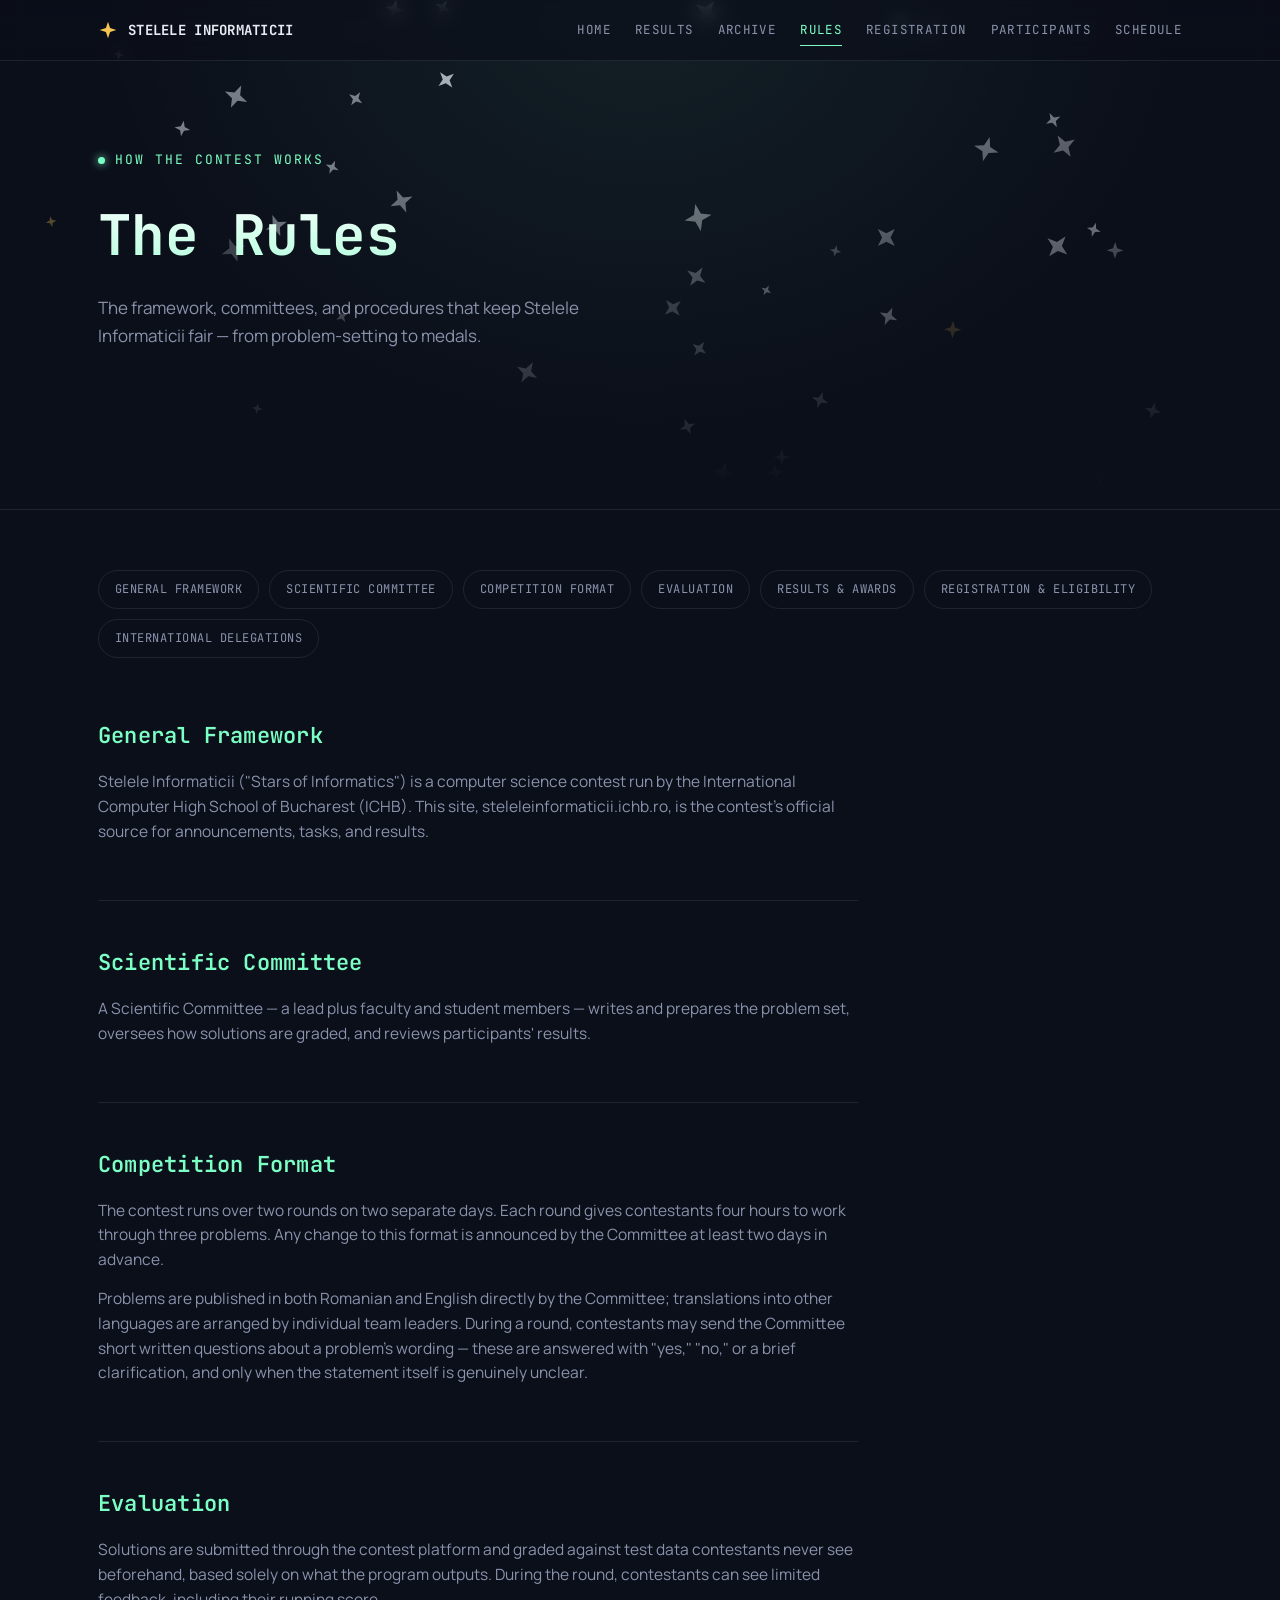
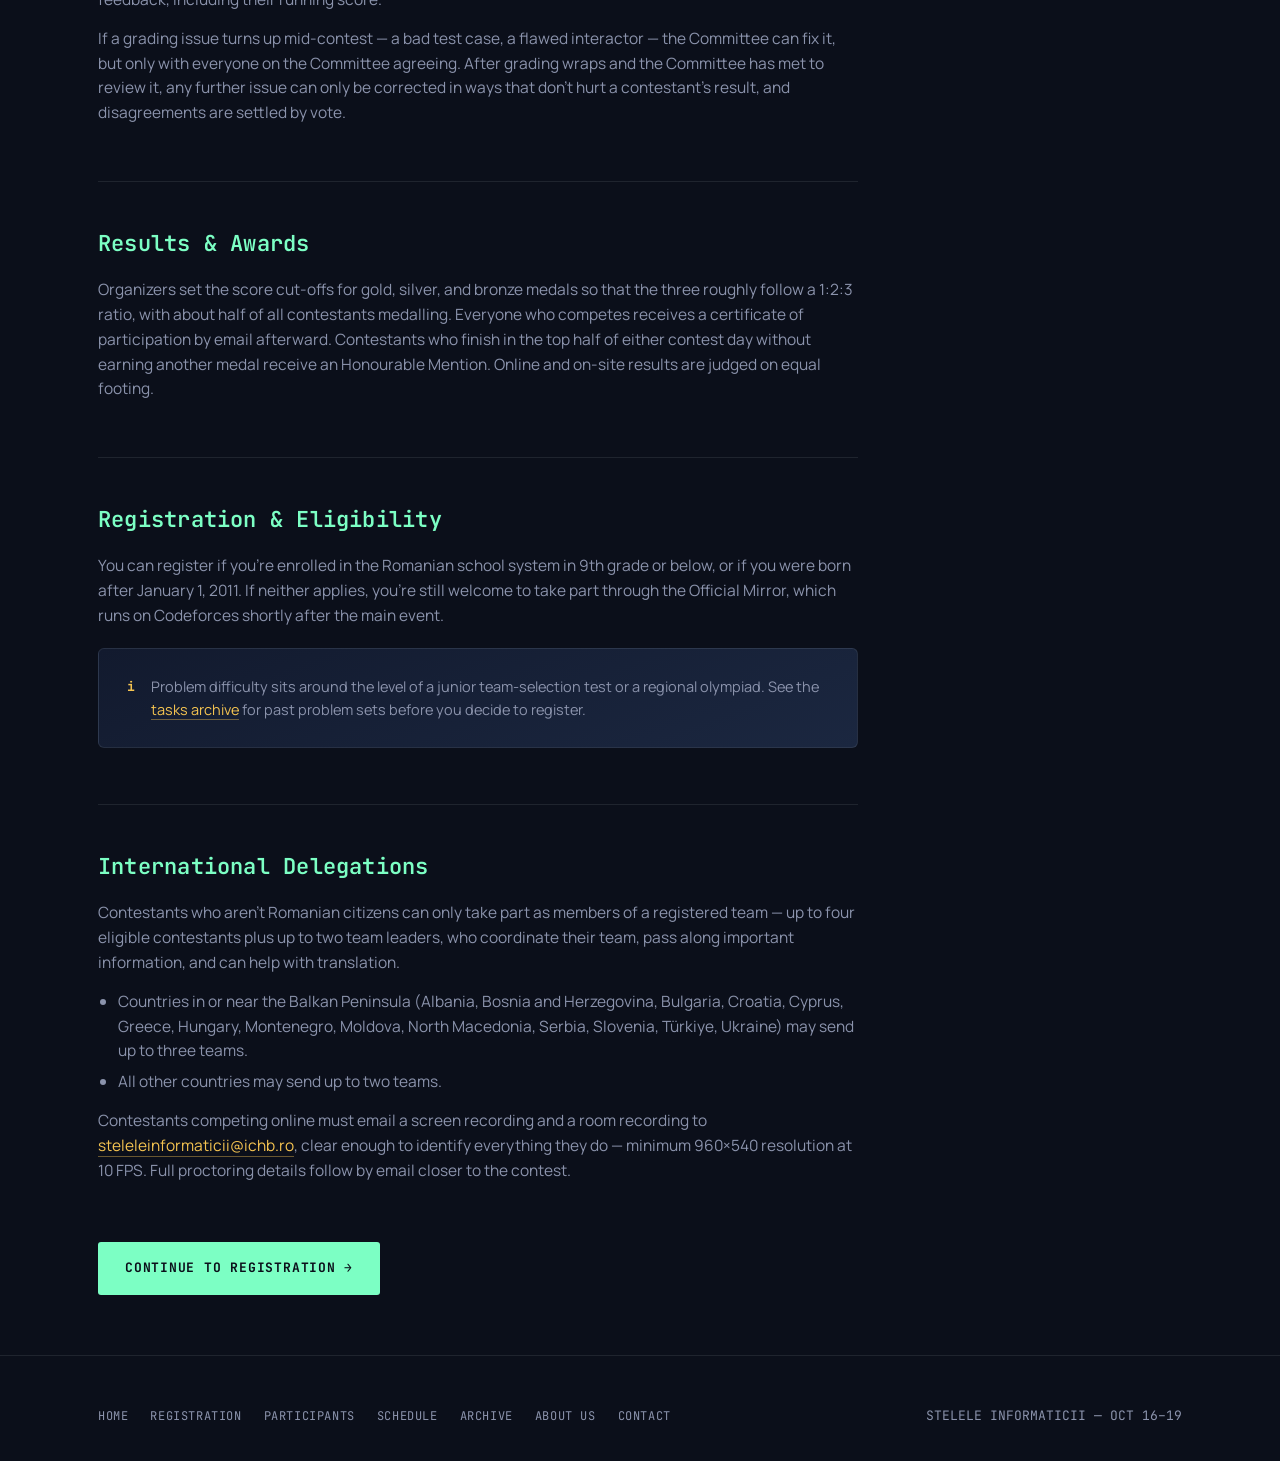
<file: rules.html>
<!DOCTYPE html>
<html lang="en">
<head>
<meta charset="UTF-8">
<meta name="viewport" content="width=device-width, initial-scale=1, minimum-scale=1">
<title>Rules — Stelele Informaticii</title>
<meta name="description" content="The official rules for Stelele Informaticii: contest format, scientific committee, evaluation process, medal thresholds, and eligibility.">
<meta name="robots" content="index, follow">
<link rel="canonical" href="https://steleleinformaticii.ichb.ro/rules">
<meta property="og:type" content="website">
<meta property="og:site_name" content="Stelele Informaticii">
<meta property="og:title" content="Rules — Stelele Informaticii">
<meta property="og:description" content="The official rules for Stelele Informaticii: contest format, scientific committee, evaluation process, medal thresholds, and eligibility.">
<meta property="og:url" content="https://steleleinformaticii.ichb.ro/rules">
<meta property="og:image" content="https://steleleinformaticii.ichb.ro/assets/icons/favicon-512.png">
<meta name="twitter:card" content="summary_large_image">
<meta name="twitter:title" content="Rules — Stelele Informaticii">
<meta name="twitter:description" content="The official rules for Stelele Informaticii: contest format, scientific committee, evaluation process, medal thresholds, and eligibility.">
<meta name="twitter:image" content="https://steleleinformaticii.ichb.ro/assets/icons/favicon-512.png">
<link rel="preconnect" href="https://fonts.googleapis.com">
<link rel="preconnect" href="https://fonts.gstatic.com" crossorigin>
<link href="https://fonts.googleapis.com/css2?family=JetBrains+Mono:wght@400;500;600;700&family=Manrope:wght@400;500;600;700;800&display=swap" rel="stylesheet">
<link rel="stylesheet" href="/assets/style.css">
<link rel="icon" href="/assets/icons/favicon.svg" type="image/svg+xml">
<link rel="icon" href="/assets/icons/favicon.ico" sizes="any">
<link rel="apple-touch-icon" href="/assets/icons/apple-touch-icon.png">
</head>
<body>

<header class="site-header">
  <nav>
    <a class="brand" href="/">
      <span class="glyph"><svg viewBox="0 0 24 24" fill="none"><path d="M12 2L14.5 9.5L22 12L14.5 14.5L12 22L9.5 14.5L2 12L9.5 9.5L12 2Z" fill="#F5C451"/></svg></span>
      STELELE INFORMATICII
    </a>
    <button class="navtoggle" id="navToggle" aria-label="Toggle menu">☰</button>
    <div class="navlinks" id="navLinks">
      <a href="/">Home</a>
      <a href="/results">Results</a>
      <a href="/archive">Archive</a>
      <a href="/rules" class="active">Rules</a>
      <a href="/registration">Registration</a>
      <a href="/participants">Participants</a>
      <a href="/schedule">Schedule</a>
    </div>
  </nav>
</header>

<section class="page-hero">
  <canvas id="starfield"></canvas>
  <div class="page-hero-inner">
    <span class="eyebrow"><span class="dot"></span> HOW THE CONTEST WORKS</span>
    <h1>The Rules</h1>
    <p class="lede">The framework, committees, and procedures that keep Stelele Informaticii fair — from problem-setting to medals.</p>
  </div>
</section>

<section class="tight">
  <div class="container">
    <div class="toc">
      <a href="#framework">General Framework</a>
      <a href="#committee">Scientific Committee</a>
      <a href="#competition">Competition Format</a>
      <a href="#evaluation">Evaluation</a>
      <a href="#awards">Results &amp; Awards</a>
      <a href="#eligibility">Registration &amp; Eligibility</a>
      <a href="#international">International Delegations</a>
    </div>

    <div class="prose-block" id="framework">
      <h2>General Framework</h2>
      <p>Stelele Informaticii ("Stars of Informatics") is a computer science contest run by the International Computer High School of Bucharest (ICHB). This site, steleleinformaticii.ichb.ro, is the contest's official source for announcements, tasks, and results.</p>
    </div>

    <div class="prose-block" id="committee">
      <h2>Scientific Committee</h2>
      <p>A Scientific Committee — a lead plus faculty and student members — writes and prepares the problem set, oversees how solutions are graded, and reviews participants' results.</p>
    </div>

    <div class="prose-block" id="competition">
      <h2>Competition Format</h2>
      <p>The contest runs over two rounds on two separate days. Each round gives contestants four hours to work through three problems. Any change to this format is announced by the Committee at least two days in advance.</p>
      <p>Problems are published in both Romanian and English directly by the Committee; translations into other languages are arranged by individual team leaders. During a round, contestants may send the Committee short written questions about a problem's wording — these are answered with "yes," "no," or a brief clarification, and only when the statement itself is genuinely unclear.</p>
    </div>

    <div class="prose-block" id="evaluation">
      <h2>Evaluation</h2>
      <p>Solutions are submitted through the contest platform and graded against test data contestants never see beforehand, based solely on what the program outputs. During the round, contestants can see limited feedback, including their running score.</p>
      <p>If a grading issue turns up mid-contest — a bad test case, a flawed interactor — the Committee can fix it, but only with everyone on the Committee agreeing. After grading wraps and the Committee has met to review it, any further issue can only be corrected in ways that don't hurt a contestant's result, and disagreements are settled by vote.</p>
    </div>

    <div class="prose-block" id="awards">
      <h2>Results &amp; Awards</h2>
      <p>Organizers set the score cut-offs for gold, silver, and bronze medals so that the three roughly follow a 1:2:3 ratio, with about half of all contestants medalling. Everyone who competes receives a certificate of participation by email afterward. Contestants who finish in the top half of either contest day without earning another medal receive an Honourable Mention. Online and on-site results are judged on equal footing.</p>
    </div>

    <div class="prose-block" id="eligibility">
      <h2>Registration &amp; Eligibility</h2>
      <p>You can register if you're enrolled in the Romanian school system in 9th grade or below, or if you were born after January 1, 2011. If neither applies, you're still welcome to take part through the Official Mirror, which runs on Codeforces shortly after the main event.</p>
      <div class="callout">
        <span class="mark">i</span>
        <p>Problem difficulty sits around the level of a junior team-selection test or a regional olympiad. See the <a href="/archive">tasks archive</a> for past problem sets before you decide to register.</p>
      </div>
    </div>

    <div class="prose-block" id="international">
      <h2>International Delegations</h2>
      <p>Contestants who aren't Romanian citizens can only take part as members of a registered team — up to four eligible contestants plus up to two team leaders, who coordinate their team, pass along important information, and can help with translation.</p>
      <ul>
        <li>Countries in or near the Balkan Peninsula (Albania, Bosnia and Herzegovina, Bulgaria, Croatia, Cyprus, Greece, Hungary, Montenegro, Moldova, North Macedonia, Serbia, Slovenia, Türkiye, Ukraine) may send up to three teams.</li>
        <li>All other countries may send up to two teams.</li>
      </ul>
      <p>Contestants competing online must email a screen recording and a room recording to <a href="mailto:steleleinformaticii@ichb.ro">steleleinformaticii@ichb.ro</a>, clear enough to identify everything they do — minimum 960×540 resolution at 10 FPS. Full proctoring details follow by email closer to the contest.</p>
    </div>

    <div style="margin-top:60px;">
      <a class="btn btn-primary" href="/registration">Continue to Registration →</a>
    </div>
  </div>
</section>

<footer>
  <div class="container footer-inner">
    <div class="footer-links">
      <a href="/">Home</a>
      <a href="/registration">Registration</a>
      <a href="/participants">Participants</a>
      <a href="/schedule">Schedule</a>
      <a href="/archive">Archive</a>
      <a href="/about">About Us</a>
      <a href="/contact">Contact</a>
    </div>
    <div class="footer-credit">STELELE INFORMATICII — OCT 16–19</div>
  </div>
</footer>

<script src="/assets/main.js"></script>
</body>
</html>
</file>
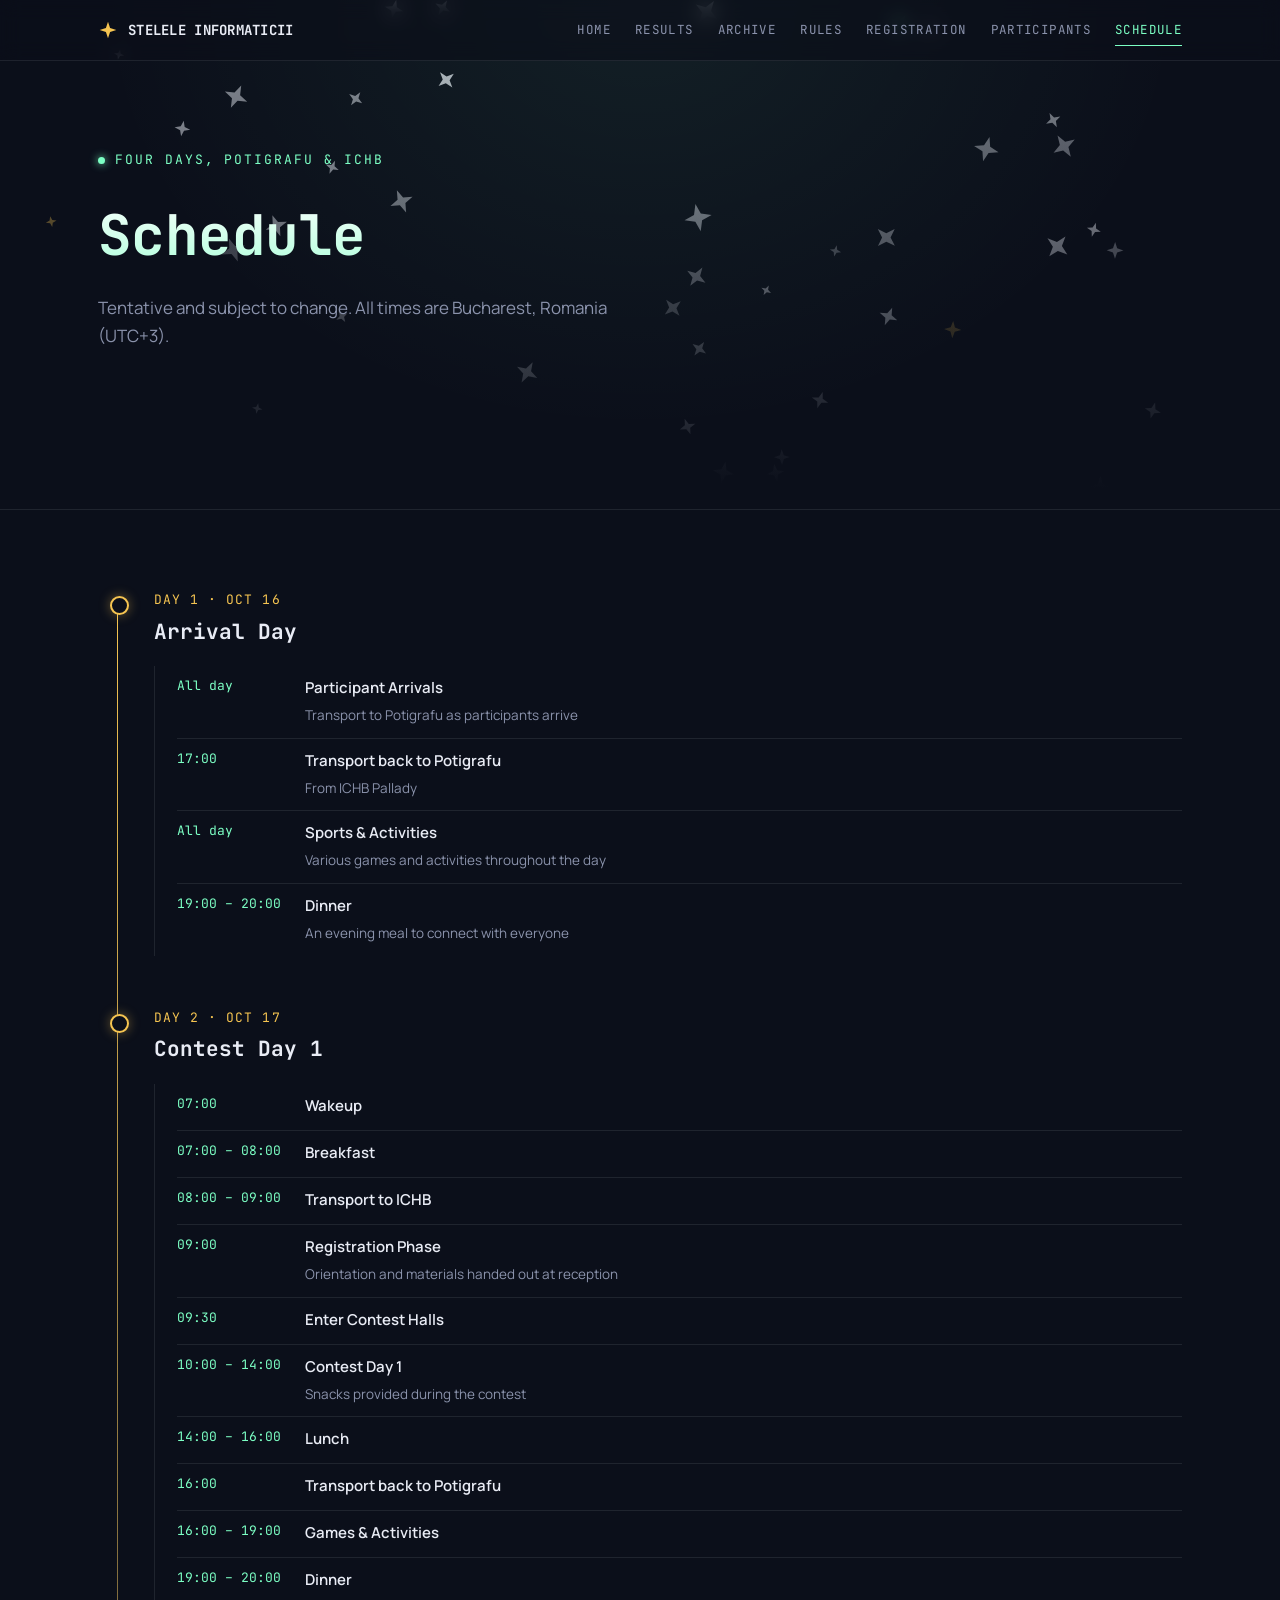
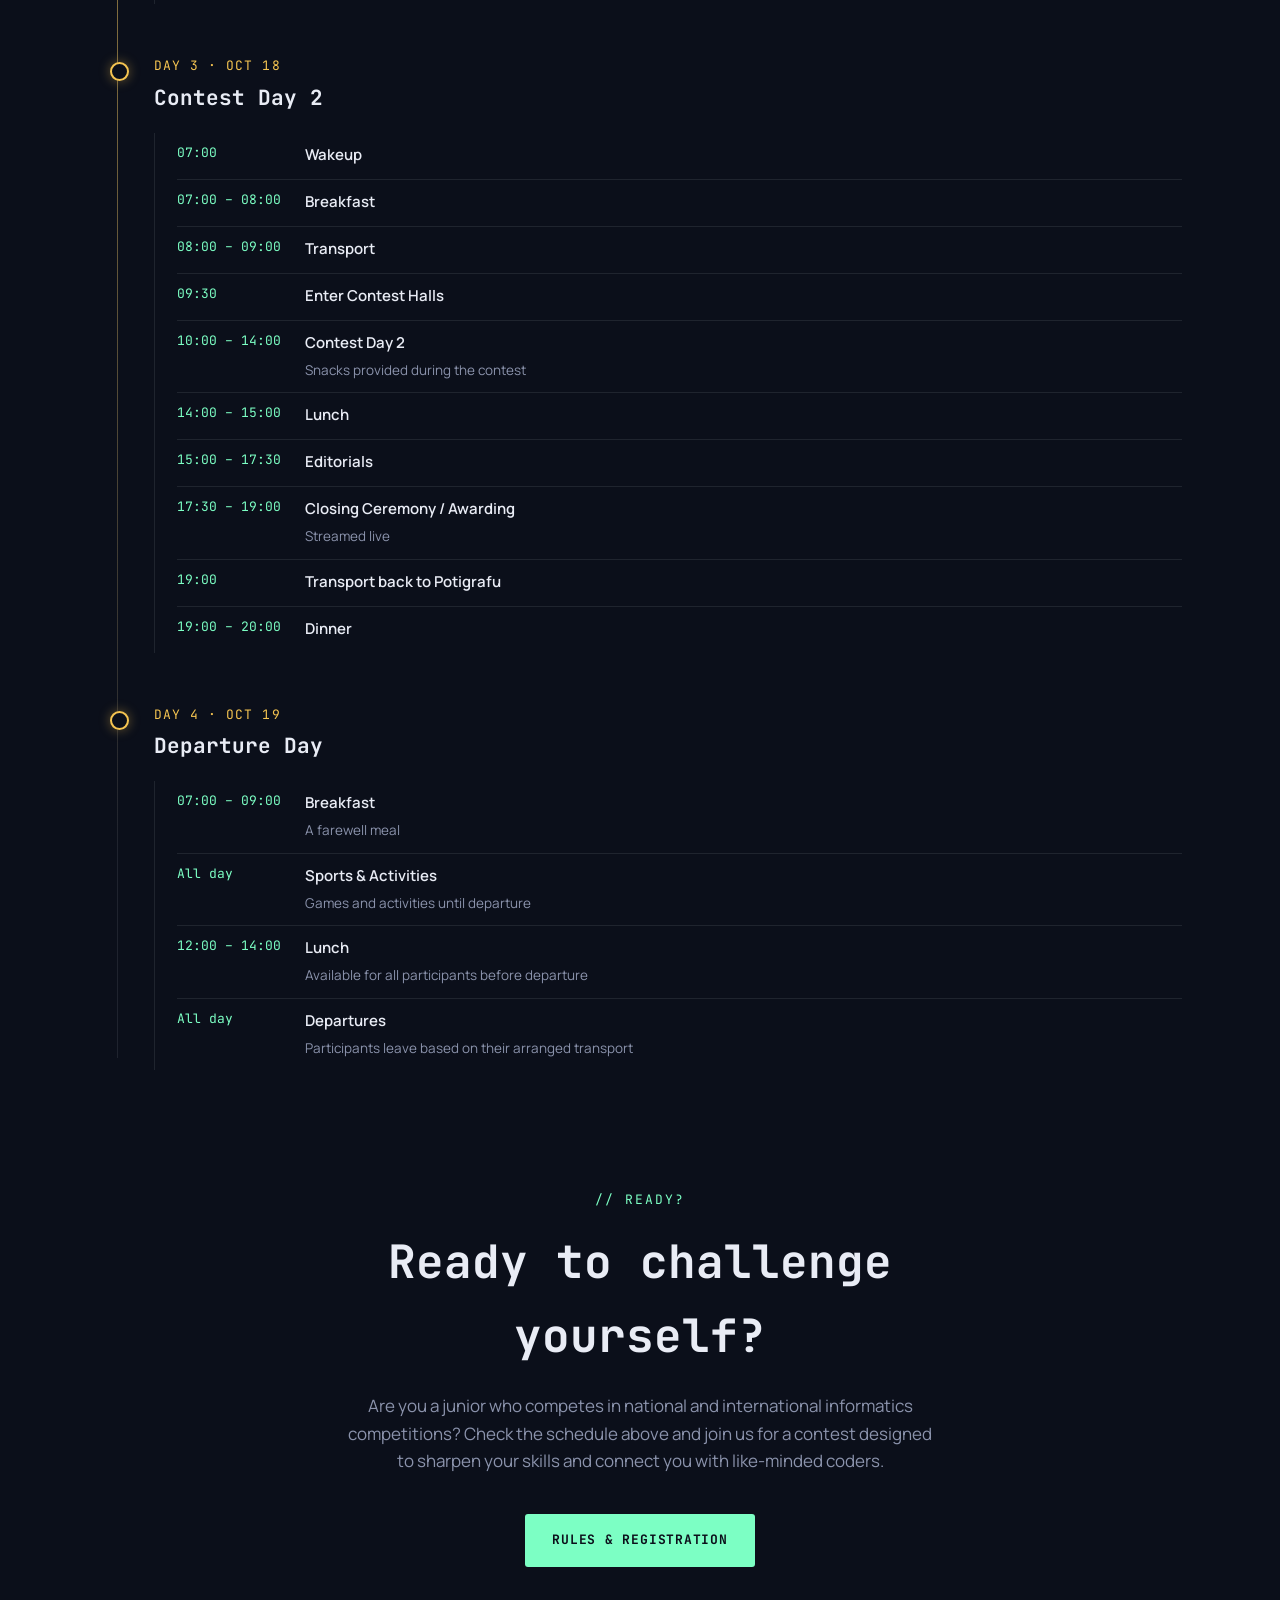
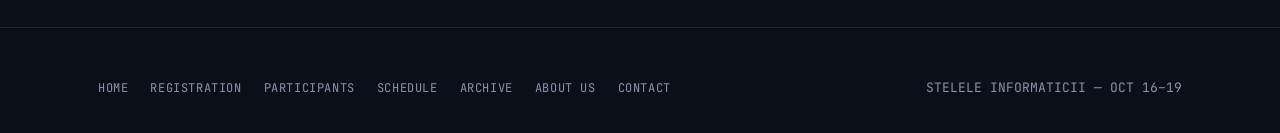
<file: schedule.html>
<!DOCTYPE html>
<html lang="en">
<head>
<meta charset="UTF-8">
<meta name="viewport" content="width=device-width, initial-scale=1, minimum-scale=1">
<title>Schedule — Stelele Informaticii</title>
<meta name="description" content="The full day-by-day schedule for Stelele Informaticii, exact dates to be announced.">
<meta name="robots" content="index, follow">
<link rel="canonical" href="https://steleleinformaticii.ichb.ro/schedule">
<meta property="og:type" content="website">
<meta property="og:site_name" content="Stelele Informaticii">
<meta property="og:title" content="Schedule — Stelele Informaticii">
<meta property="og:description" content="The full day-by-day schedule for Stelele Informaticii, exact dates to be announced.">
<meta property="og:url" content="https://steleleinformaticii.ichb.ro/schedule">
<meta property="og:image" content="https://steleleinformaticii.ichb.ro/assets/icons/favicon-512.png">
<meta name="twitter:card" content="summary_large_image">
<meta name="twitter:title" content="Schedule — Stelele Informaticii">
<meta name="twitter:description" content="The full day-by-day schedule for Stelele Informaticii, exact dates to be announced.">
<meta name="twitter:image" content="https://steleleinformaticii.ichb.ro/assets/icons/favicon-512.png">
<link rel="preconnect" href="https://fonts.googleapis.com">
<link rel="preconnect" href="https://fonts.gstatic.com" crossorigin>
<link href="https://fonts.googleapis.com/css2?family=JetBrains+Mono:wght@400;500;600;700&family=Manrope:wght@400;500;600;700;800&display=swap" rel="stylesheet">
<link rel="stylesheet" href="/assets/style.css">
<link rel="icon" href="/assets/icons/favicon.svg" type="image/svg+xml">
<link rel="icon" href="/assets/icons/favicon.ico" sizes="any">
<link rel="apple-touch-icon" href="/assets/icons/apple-touch-icon.png">
</head>
<body>

<header class="site-header">
  <nav>
    <a class="brand" href="/">
      <span class="glyph"><svg viewBox="0 0 24 24" fill="none"><path d="M12 2L14.5 9.5L22 12L14.5 14.5L12 22L9.5 14.5L2 12L9.5 9.5L12 2Z" fill="#F5C451"/></svg></span>
      STELELE INFORMATICII
    </a>
    <button class="navtoggle" id="navToggle" aria-label="Toggle menu">☰</button>
    <div class="navlinks" id="navLinks">
      <a href="/">Home</a>
      <a href="/results">Results</a>
      <a href="/archive">Archive</a>
      <a href="/rules">Rules</a>
      <a href="/registration">Registration</a>
      <a href="/participants">Participants</a>
      <a href="/schedule" class="active">Schedule</a>
    </div>
  </nav>
</header>

<section class="page-hero">
  <canvas id="starfield"></canvas>
  <div class="page-hero-inner">
    <span class="eyebrow"><span class="dot"></span> FOUR DAYS, POTIGRAFU &amp; ICHB</span>
    <h1>Schedule</h1>
    <p class="lede">Tentative and subject to change. All times are Bucharest, Romania (UTC+3).</p>
  </div>
</section>

<section class="tight">
  <div class="container">

    <div class="timeline">

      <div class="timeline-day">
        <span class="day-label">Day 1 · Oct 16</span>
        <h3>Arrival Day</h3>
        <div class="timeline-events">
          <div class="timeline-event"><div class="time">All day</div><div class="what"><strong>Participant Arrivals</strong><span>Transport to Potigrafu as participants arrive</span></div></div>
          <div class="timeline-event"><div class="time">17:00</div><div class="what"><strong>Transport back to Potigrafu</strong><span>From ICHB Pallady</span></div></div>
          <div class="timeline-event"><div class="time">All day</div><div class="what"><strong>Sports &amp; Activities</strong><span>Various games and activities throughout the day</span></div></div>
          <div class="timeline-event"><div class="time">19:00 – 20:00</div><div class="what"><strong>Dinner</strong><span>An evening meal to connect with everyone</span></div></div>
        </div>
      </div>

      <div class="timeline-day">
        <span class="day-label">Day 2 · Oct 17</span>
        <h3>Contest Day 1</h3>
        <div class="timeline-events">
          <div class="timeline-event"><div class="time">07:00</div><div class="what"><strong>Wakeup</strong></div></div>
          <div class="timeline-event"><div class="time">07:00 – 08:00</div><div class="what"><strong>Breakfast</strong></div></div>
          <div class="timeline-event"><div class="time">08:00 – 09:00</div><div class="what"><strong>Transport to ICHB</strong></div></div>
          <div class="timeline-event"><div class="time">09:00</div><div class="what"><strong>Registration Phase</strong><span>Orientation and materials handed out at reception</span></div></div>
          <div class="timeline-event"><div class="time">09:30</div><div class="what"><strong>Enter Contest Halls</strong></div></div>
          <div class="timeline-event"><div class="time">10:00 – 14:00</div><div class="what"><strong>Contest Day 1</strong><span>Snacks provided during the contest</span></div></div>
          <div class="timeline-event"><div class="time">14:00 – 16:00</div><div class="what"><strong>Lunch</strong></div></div>
          <div class="timeline-event"><div class="time">16:00</div><div class="what"><strong>Transport back to Potigrafu</strong></div></div>
          <div class="timeline-event"><div class="time">16:00 – 19:00</div><div class="what"><strong>Games &amp; Activities</strong></div></div>
          <div class="timeline-event"><div class="time">19:00 – 20:00</div><div class="what"><strong>Dinner</strong></div></div>
        </div>
      </div>

      <div class="timeline-day">
        <span class="day-label">Day 3 · Oct 18</span>
        <h3>Contest Day 2</h3>
        <div class="timeline-events">
          <div class="timeline-event"><div class="time">07:00</div><div class="what"><strong>Wakeup</strong></div></div>
          <div class="timeline-event"><div class="time">07:00 – 08:00</div><div class="what"><strong>Breakfast</strong></div></div>
          <div class="timeline-event"><div class="time">08:00 – 09:00</div><div class="what"><strong>Transport</strong></div></div>
          <div class="timeline-event"><div class="time">09:30</div><div class="what"><strong>Enter Contest Halls</strong></div></div>
          <div class="timeline-event"><div class="time">10:00 – 14:00</div><div class="what"><strong>Contest Day 2</strong><span>Snacks provided during the contest</span></div></div>
          <div class="timeline-event"><div class="time">14:00 – 15:00</div><div class="what"><strong>Lunch</strong></div></div>
          <div class="timeline-event"><div class="time">15:00 – 17:30</div><div class="what"><strong>Editorials</strong></div></div>
          <div class="timeline-event"><div class="time">17:30 – 19:00</div><div class="what"><strong>Closing Ceremony / Awarding</strong><span>Streamed live</span></div></div>
          <div class="timeline-event"><div class="time">19:00</div><div class="what"><strong>Transport back to Potigrafu</strong></div></div>
          <div class="timeline-event"><div class="time">19:00 – 20:00</div><div class="what"><strong>Dinner</strong></div></div>
        </div>
      </div>

      <div class="timeline-day">
        <span class="day-label">Day 4 · Oct 19</span>
        <h3>Departure Day</h3>
        <div class="timeline-events">
          <div class="timeline-event"><div class="time">07:00 – 09:00</div><div class="what"><strong>Breakfast</strong><span>A farewell meal</span></div></div>
          <div class="timeline-event"><div class="time">All day</div><div class="what"><strong>Sports &amp; Activities</strong><span>Games and activities until departure</span></div></div>
          <div class="timeline-event"><div class="time">12:00 – 14:00</div><div class="what"><strong>Lunch</strong><span>Available for all participants before departure</span></div></div>
          <div class="timeline-event"><div class="time">All day</div><div class="what"><strong>Departures</strong><span>Participants leave based on their arranged transport</span></div></div>
        </div>
      </div>

    </div>

  </div>
</section>

<section class="cta-section tight">
  <div class="container">
    <span class="section-label">// ready?</span>
    <h2>Ready to challenge yourself?</h2>
    <p>Are you a junior who competes in national and international informatics competitions? Check the schedule above and join us for a contest designed to sharpen your skills and connect you with like-minded coders.</p>
    <a class="btn btn-primary" href="/registration">Rules &amp; Registration</a>
  </div>
</section>

<footer>
  <div class="container footer-inner">
    <div class="footer-links">
      <a href="/">Home</a>
      <a href="/registration">Registration</a>
      <a href="/participants">Participants</a>
      <a href="/schedule">Schedule</a>
      <a href="/archive">Archive</a>
      <a href="/about">About Us</a>
      <a href="/contact">Contact</a>
    </div>
    <div class="footer-credit">STELELE INFORMATICII — OCT 16–19</div>
  </div>
</footer>

<script src="/assets/main.js"></script>
</body>
</html>
</file>
<file: assets/style.css>
/* ===================================================================
   Stelele Informaticii — shared stylesheet
   =================================================================== */

:root{
  --void:#0B0F1A;
  --space:#121A2E;
  --space-light:#1B2740;
  --star-gold:#F5C451;
  --phosphor:#7CFFC4;
  --text:#E9ECF5;
  --muted:#8B93AC;
  --line: rgba(233,236,245,0.09);
  --font-display:'JetBrains Mono', monospace;
  --font-body:'Manrope', sans-serif;
}

*{box-sizing:border-box; margin:0; padding:0;}
html{scroll-behavior:smooth;}
body{
  background:var(--void);
  color:var(--text);
  font-family:var(--font-body);
  line-height:1.6;
  overflow-x:hidden;
}
a{color:inherit; text-decoration:none;}
::selection{background:var(--phosphor); color:var(--void);}
:focus-visible{outline:2px solid var(--phosphor); outline-offset:3px;}
img{max-width:100%; display:block;}

.container{max-width:1140px; margin:0 auto; padding:0 28px;}

/* ---------- NAV ---------- */
header.site-header{
  position:fixed; top:0; left:0; right:0; z-index:50;
  backdrop-filter:blur(10px);
  background:rgba(11,15,26,0.65);
  border-bottom:1px solid var(--line);
}
nav{
  display:flex; align-items:center; justify-content:space-between;
  padding:16px 28px; max-width:1140px; margin:0 auto;
}
.brand{
  display:flex; align-items:center; gap:10px;
  font-family:var(--font-display); font-weight:700; font-size:14px; letter-spacing:0.02em;
  white-space:nowrap;
}
.brand .glyph{width:20px; height:20px; display:inline-block; flex-shrink:0;}
.brand .glyph svg{width:100%; height:100%;}
.navlinks{
  display:flex; gap:24px; font-size:12.5px; font-family:var(--font-display);
  letter-spacing:0.03em; text-transform:uppercase;
}
.navlinks a{color:var(--muted); position:relative; padding:4px 0; transition:color .2s ease; white-space:nowrap;}
.navlinks a:hover, .navlinks a.active{color:var(--phosphor);}
.navlinks a::after{
  content:''; position:absolute; left:0; bottom:-2px; width:0; height:1px;
  background:var(--phosphor); transition:width .25s ease;
}
.navlinks a:hover::after, .navlinks a.active::after{width:100%;}
.navtoggle{display:none; background:none; border:none; color:var(--text); font-size:22px; cursor:pointer;}

@media (max-width: 900px){
  .navlinks{
    position:fixed; top:65px; left:0; right:0;
    background:var(--space); border-bottom:1px solid var(--line);
    display:grid; grid-template-columns:1fr 1fr; gap:0;
    padding:6px 0 10px;
    max-height:calc(100vh - 65px);
    overflow-y:auto;
    box-shadow:0 20px 40px rgba(0,0,0,0.35);
    opacity:0; visibility:hidden; transform:translateY(-8px);
    transition:opacity .2s ease, transform .2s ease, visibility .2s ease;
  }
  .navlinks.open{opacity:1; visibility:visible; transform:translateY(0);}
  .navlinks a{
    padding:13px 20px; width:100%;
    border-bottom:1px solid var(--line);
  }
  .navlinks a::after{display:none;}
  .navtoggle{display:block;}
}
@media (max-width: 420px){
  .navlinks{grid-template-columns:1fr;}
}

/* ---------- STARFIELD ---------- */
#starfield{position:absolute; inset:0; width:100%; height:100%; display:block; z-index:0;}

/* ---------- HERO (home) ---------- */
.hero{
  position:relative; min-height:100vh; display:flex; flex-direction:column;
  justify-content:center; padding-top:90px; overflow:hidden;
}
.hero::after{
  content:''; position:absolute; inset:0;
  background:radial-gradient(ellipse 900px 650px at 8% 42%, rgba(11,15,26,0.72), transparent 68%),
             radial-gradient(ellipse at 50% 30%, rgba(124,255,196,0.05), transparent 60%),
             linear-gradient(180deg, transparent 0%, var(--void) 96%);
  pointer-events:none;
}
.hero-inner{position:relative; z-index:2; max-width:1140px; margin:0 auto; padding:0 28px; width:100%;}

/* ---------- PAGE HERO (subpages) ---------- */
.page-hero{
  position:relative; min-height:44vh; display:flex; flex-direction:column;
  justify-content:center; padding-top:90px; overflow:hidden; border-bottom:1px solid var(--line);
}
.page-hero::after{
  content:''; position:absolute; inset:0;
  background:radial-gradient(ellipse at 50% 0%, rgba(124,255,196,0.07), transparent 60%),
             linear-gradient(180deg, transparent 0%, var(--void) 96%);
  pointer-events:none;
}
.page-hero-inner{position:relative; z-index:2; max-width:1140px; margin:0 auto; padding:60px 28px; width:100%;}
.page-hero h1{
  font-family:var(--font-display); font-weight:700; font-size:clamp(32px, 6vw, 56px);
  letter-spacing:-0.01em; margin-bottom:14px;
  background:linear-gradient(180deg, #fff 0%, var(--phosphor) 150%);
  -webkit-background-clip:text; background-clip:text; color:transparent;
}
.page-hero p.lede{color:var(--muted); font-size:17px; max-width:560px;}

.eyebrow{
  font-family:var(--font-display); color:var(--phosphor); font-size:13px; letter-spacing:0.15em;
  text-transform:uppercase; display:flex; align-items:center; gap:10px; margin-bottom:20px;
}
.eyebrow .dot{
  width:7px; height:7px; background:var(--phosphor); border-radius:50%;
  box-shadow:0 0 8px var(--phosphor); animation:pulse 1.8s ease-in-out infinite;
}
@keyframes pulse{0%,100%{opacity:1;} 50%{opacity:.35;}}

h1.title{
  font-family:var(--font-display); font-weight:700; font-size:clamp(42px, 8vw, 92px);
  line-height:1.02; letter-spacing:-0.01em;
  background:linear-gradient(180deg, #fff 0%, var(--phosphor) 130%);
  -webkit-background-clip:text; background-clip:text; color:transparent; margin-bottom:22px;
  text-shadow:0 4px 30px rgba(0,0,0,0.45);
}
.subhead{font-size:clamp(17px, 2.2vw, 21px); color:var(--muted); max-width:560px; margin-bottom:36px; font-weight:500; text-shadow:0 2px 16px rgba(11,15,26,0.9);}
.datestamp{
  display:inline-flex; align-items:center; gap:14px; font-family:var(--font-display);
  font-size:clamp(24px, 4vw, 40px); font-weight:700; color:var(--star-gold); margin-bottom:36px; letter-spacing:0.02em;
}
.datestamp .cursor{display:inline-block; width:0.5ch; height:1em; background:var(--star-gold); animation:blink 1s steps(1) infinite;}
@keyframes blink{50%{opacity:0;}}

.cta-row{display:flex; gap:18px; flex-wrap:wrap;}
.btn{
  display:inline-flex; align-items:center; gap:8px; font-family:var(--font-display); font-size:13px;
  letter-spacing:0.06em; text-transform:uppercase; padding:15px 26px; border-radius:3px;
  transition:all .2s ease; cursor:pointer; border:1px solid transparent;
}
.btn-primary{background:var(--phosphor); color:var(--void) !important; font-weight:700;}
.btn-primary:hover{background:#98ffd2; transform:translateY(-1px);}
.btn-ghost{border:1px solid var(--line); color:var(--text);}
.btn-ghost:hover{border-color:var(--phosphor); color:var(--phosphor);}
.btn-small{padding:10px 18px; font-size:11.5px;}

/* ---------- SECTION GENERIC ---------- */
section{position:relative; padding:100px 0;}
section.tight{padding:60px 0;}
.section-label{
  font-family:var(--font-display); color:var(--phosphor); font-size:13px; letter-spacing:0.15em;
  text-transform:uppercase; margin-bottom:14px; display:block;
}
h2.section-title{
  font-family:var(--font-display); font-weight:700; font-size:clamp(28px, 4vw, 44px);
  letter-spacing:-0.01em; margin-bottom:20px; max-width:640px;
}
.section-intro{color:var(--muted); font-size:17px; max-width:640px; margin-bottom:50px;}

/* ---------- CONSTELLATION FEATURES (home) ---------- */
.constellation{position:relative;}
.constellation-svg{position:absolute; top:60px; left:0; width:100%; height:calc(100% - 120px); z-index:0; pointer-events:none;}
.constellation-svg path{fill:none; stroke:var(--line); stroke-width:1; stroke-dasharray:4 6;}
.constellation-svg circle{fill:var(--star-gold); opacity:.5;}
.feature-grid{position:relative; z-index:1; display:grid; grid-template-columns:repeat(3, 1fr); gap:32px;}
@media (max-width:900px){.feature-grid{grid-template-columns:1fr; gap:20px;} .constellation-svg{display:none;}}
.feature-card{
  background:linear-gradient(160deg, var(--space), var(--space-light)); border:1px solid var(--line);
  border-radius:6px; padding:34px 28px; transition:transform .25s ease, border-color .25s ease;
}
.feature-card:hover{transform:translateY(-6px); border-color:rgba(124,255,196,0.35);}
.feature-node{
  width:34px; height:34px; border-radius:50%; background:var(--void); border:1px solid var(--star-gold);
  display:flex; align-items:center; justify-content:center; margin-bottom:22px; position:relative;
}
.feature-node::before{content:''; position:absolute; inset:-6px; border:1px solid rgba(245,196,81,0.25); border-radius:50%;}
.feature-node svg{width:16px; height:16px; stroke:var(--star-gold);}
.feature-card h3{font-family:var(--font-display); font-size:18px; margin-bottom:10px; font-weight:600;}
.feature-card p{color:var(--muted); font-size:15px;}

/* ---------- DATES / LOG ---------- */
.dates-section{background:var(--space); border-top:1px solid var(--line); border-bottom:1px solid var(--line);}
.log-grid{
  display:grid; grid-template-columns:1fr 1fr; gap:1px; background:var(--line);
  border:1px solid var(--line); border-radius:6px; overflow:hidden;
}
@media (max-width:780px){.log-grid{grid-template-columns:1fr;}}
.log-entry{background:var(--void); padding:36px 34px;}
.log-entry .tag{font-family:var(--font-display); font-size:12px; letter-spacing:0.1em; text-transform:uppercase; color:var(--phosphor); display:block; margin-bottom:14px;}
.log-entry h3{font-family:var(--font-display); font-size:22px; margin-bottom:12px;}
.log-entry p{color:var(--muted); font-size:15px;}
.log-entry p a{color:var(--star-gold); border-bottom:1px solid rgba(245,196,81,0.4);}
.log-entry .value{font-family:var(--font-display); font-weight:700; color:var(--text);}

/* ---------- MISSION ---------- */
.mission-grid{display:grid; grid-template-columns:repeat(3, 1fr); gap:32px; margin-top:50px;}
@media (max-width:900px){.mission-grid{grid-template-columns:1fr;}}
.mission-card{border-top:1px solid var(--line); padding-top:24px;}
.mission-card .num{font-family:var(--font-display); color:var(--star-gold); font-size:13px; display:block; margin-bottom:14px;}
.mission-card h3{font-family:var(--font-display); font-size:18px; margin-bottom:10px; font-weight:600;}
.mission-card p{color:var(--muted); font-size:15px;}

/* ---------- CTA ---------- */
.cta-section{text-align:center; position:relative;}
.cta-section h2{font-family:var(--font-display); font-size:clamp(28px, 5vw, 46px); max-width:700px; margin:0 auto 20px; font-weight:700;}
.cta-section p{color:var(--muted); max-width:600px; margin:0 auto 40px; font-size:17px;}

/* ---------- PROSE (rules / registration text) ---------- */
.prose-block{max-width:760px;}
.prose-block + .prose-block{margin-top:56px; padding-top:44px; border-top:1px solid var(--line);}
.prose-block h2{
  font-family:var(--font-display); font-size:22px; font-weight:600; color:var(--phosphor);
  margin-bottom:16px; letter-spacing:0.01em;
}
.prose-block p{color:var(--muted); font-size:15.5px; margin-bottom:14px;}
.prose-block p:last-child{margin-bottom:0;}
.prose-block a{color:var(--star-gold); border-bottom:1px solid rgba(245,196,81,0.4);}
.prose-block ul{color:var(--muted); font-size:15.5px; padding-left:20px; margin-bottom:14px;}
.prose-block ul li{margin-bottom:6px;}
.prose-block strong{color:var(--text); font-weight:600;}
.toc{
  display:flex; flex-wrap:wrap; gap:10px; margin-bottom:60px;
}
.toc a{
  font-family:var(--font-display); font-size:12px; letter-spacing:0.04em; text-transform:uppercase;
  color:var(--muted); border:1px solid var(--line); padding:9px 16px; border-radius:20px; transition:all .2s ease;
}
.toc a:hover{border-color:var(--phosphor); color:var(--phosphor);}

.callout{
  background:linear-gradient(160deg, var(--space), var(--space-light)); border:1px solid var(--line);
  border-radius:6px; padding:26px 28px; margin-top:20px; display:flex; gap:16px; align-items:flex-start;
}
.callout .mark{color:var(--star-gold); font-family:var(--font-display); font-weight:700; font-size:13px; flex-shrink:0; margin-top:2px;}
.callout p{color:var(--muted); font-size:14.5px; margin:0;}

/* ---------- REGISTRATION LINK CARDS ---------- */
.reg-grid{display:grid; grid-template-columns:1fr 1fr; gap:24px; margin-top:20px;}
@media (max-width:700px){.reg-grid{grid-template-columns:1fr;}}
.reg-card{
  background:linear-gradient(160deg, var(--space), var(--space-light)); border:1px solid var(--line);
  border-radius:6px; padding:30px 28px;
}
.reg-card h3{font-family:var(--font-display); font-size:17px; margin-bottom:10px;}
.reg-card p{color:var(--muted); font-size:14.5px; margin-bottom:20px;}

/* ---------- TIMELINE (schedule) ---------- */
.timeline{position:relative; margin-top:20px;}
.timeline::before{
  content:''; position:absolute; left:19px; top:12px; bottom:12px; width:1px;
  background:linear-gradient(180deg, var(--star-gold), var(--line) 90%);
}
@media (max-width:700px){.timeline::before{left:11px;}}
.timeline-day{position:relative; padding-left:56px; margin-bottom:52px;}
@media (max-width:700px){.timeline-day{padding-left:36px;}}
.timeline-day:last-child{margin-bottom:0;}
.timeline-day::before{
  content:''; position:absolute; left:12px; top:6px; width:15px; height:15px; border-radius:50%;
  background:var(--void); border:2px solid var(--star-gold); box-shadow:0 0 12px rgba(245,196,81,0.4);
}
@media (max-width:700px){.timeline-day::before{left:4px; width:13px; height:13px;}}
.timeline-day .day-label{font-family:var(--font-display); color:var(--star-gold); font-size:13px; letter-spacing:0.08em; text-transform:uppercase; margin-bottom:4px; display:block;}
.timeline-day h3{font-family:var(--font-display); font-size:21px; margin-bottom:18px;}
.timeline-events{border-left:1px solid var(--line); padding-left:22px;}
.timeline-event{display:flex; gap:18px; padding:10px 0; border-bottom:1px solid var(--line);}
.timeline-event:last-child{border-bottom:none;}
.timeline-event .time{font-family:var(--font-display); color:var(--phosphor); font-size:13px; flex-shrink:0; width:110px;}
.timeline-event .what strong{display:block; font-size:15px; color:var(--text); margin-bottom:2px; font-weight:600;}
.timeline-event .what span{color:var(--muted); font-size:13.5px;}
@media (max-width:600px){
  .timeline-event{flex-direction:column; gap:4px;}
  .timeline-event .time{width:auto;}
}

/* ---------- TASKS ---------- */
.day-heading{
  font-family:var(--font-display); font-size:13px; letter-spacing:0.15em; text-transform:uppercase;
  color:var(--star-gold); margin:60px 0 24px; display:flex; align-items:center; gap:14px;
}
.day-heading:first-of-type{margin-top:0;}
.day-heading::after{content:''; flex:1; height:1px; background:var(--line);}
.task-card{
  background:linear-gradient(160deg, var(--space), var(--space-light)); border:1px solid var(--line);
  border-radius:6px; padding:26px 28px; margin-bottom:18px;
}
.task-card h3{font-family:var(--font-display); font-size:18px; margin-bottom:14px;}
.task-links{display:flex; flex-wrap:wrap; gap:10px;}
.task-links a{
  font-family:var(--font-display); font-size:12px; letter-spacing:0.03em; padding:8px 14px;
  border:1px solid var(--line); border-radius:4px; color:var(--muted); transition:all .2s ease;
}
.task-links a.primary{border-color:rgba(124,255,196,0.4); color:var(--phosphor);}
.task-links a:hover{border-color:var(--star-gold); color:var(--star-gold);}
.task-note{color:var(--muted); font-size:13px; margin-top:14px;}

/* ---------- TEAM (about) ---------- */
.team-grid{display:grid; grid-template-columns:repeat(4, 1fr); gap:26px; margin-top:20px;}
@media (max-width:980px){.team-grid{grid-template-columns:repeat(3, 1fr);}}
@media (max-width:700px){.team-grid{grid-template-columns:repeat(2, 1fr);}}
@media (max-width:480px){.team-grid{grid-template-columns:1fr;}}
.team-card{text-align:center;}
.team-photo{
  width:100%; aspect-ratio:1/1; border-radius:50%; overflow:hidden; border:1px solid var(--line);
  margin-bottom:14px; background:var(--space);
}
.team-photo img{width:100%; height:100%; object-fit:cover;}
.team-card h3{font-family:var(--font-display); font-size:14.5px; margin-bottom:6px; font-weight:600;}
.team-card p{color:var(--muted); font-size:12.5px; line-height:1.5;}
.team-group-label{
  font-family:var(--font-display); font-size:12px; letter-spacing:0.12em; text-transform:uppercase;
  color:var(--phosphor); margin:60px 0 24px;
}
.team-group-label:first-of-type{margin-top:0;}

/* ---------- CONTACT ---------- */
.contact-grid{display:grid; grid-template-columns:1fr 1fr; gap:40px; margin-top:10px;}
@media (max-width:820px){.contact-grid{grid-template-columns:1fr;}}
.contact-card{
  background:linear-gradient(160deg, var(--space), var(--space-light)); border:1px solid var(--line);
  border-radius:6px; padding:34px;
}
.contact-item{display:flex; gap:16px; padding:16px 0; border-bottom:1px solid var(--line);}
.contact-item:last-child{border-bottom:none;}
.contact-item .icon{
  width:36px; height:36px; border-radius:50%; border:1px solid var(--star-gold); flex-shrink:0;
  display:flex; align-items:center; justify-content:center;
}
.contact-item .icon svg{width:16px; height:16px; stroke:var(--star-gold);}
.contact-item .label{font-family:var(--font-display); font-size:11.5px; letter-spacing:0.06em; text-transform:uppercase; color:var(--muted); margin-bottom:4px;}
.contact-item .value{font-size:15.5px; color:var(--text);}
.contact-item .value a{color:var(--phosphor); border-bottom:1px solid rgba(124,255,196,0.4);}
.map-frame{border-radius:6px; overflow:hidden; border:1px solid var(--line); height:100%; min-height:320px;}
.map-frame iframe{width:100%; height:100%; min-height:320px; border:0; filter:grayscale(0.3) invert(0.92) contrast(0.9);}

/* ---------- RESULTS ---------- */
.results-embed{border:1px solid var(--line); border-radius:6px; overflow:hidden; background:var(--space);}
.results-embed iframe{width:100%; height:560px; border:0; display:block;}
.results-toolbar{display:flex; justify-content:space-between; align-items:center; flex-wrap:wrap; gap:16px; margin-bottom:20px;}

/* ---------- FOOTER ---------- */
footer{border-top:1px solid var(--line); padding:50px 0 34px;}
.footer-inner{display:flex; justify-content:space-between; align-items:center; flex-wrap:wrap; gap:24px;}
.footer-links{display:flex; gap:22px; flex-wrap:wrap; font-family:var(--font-display); font-size:12px; letter-spacing:0.05em; text-transform:uppercase;}
.footer-links a{color:var(--muted); transition:color .2s ease;}
.footer-links a:hover{color:var(--phosphor);}
.footer-credit{font-size:13px; color:var(--muted); font-family:var(--font-display);}

@media (prefers-reduced-motion: reduce){
  *{animation-duration:0.001ms !important; animation-iteration-count:1 !important; transition-duration:0.001ms !important;}
}
</file>
